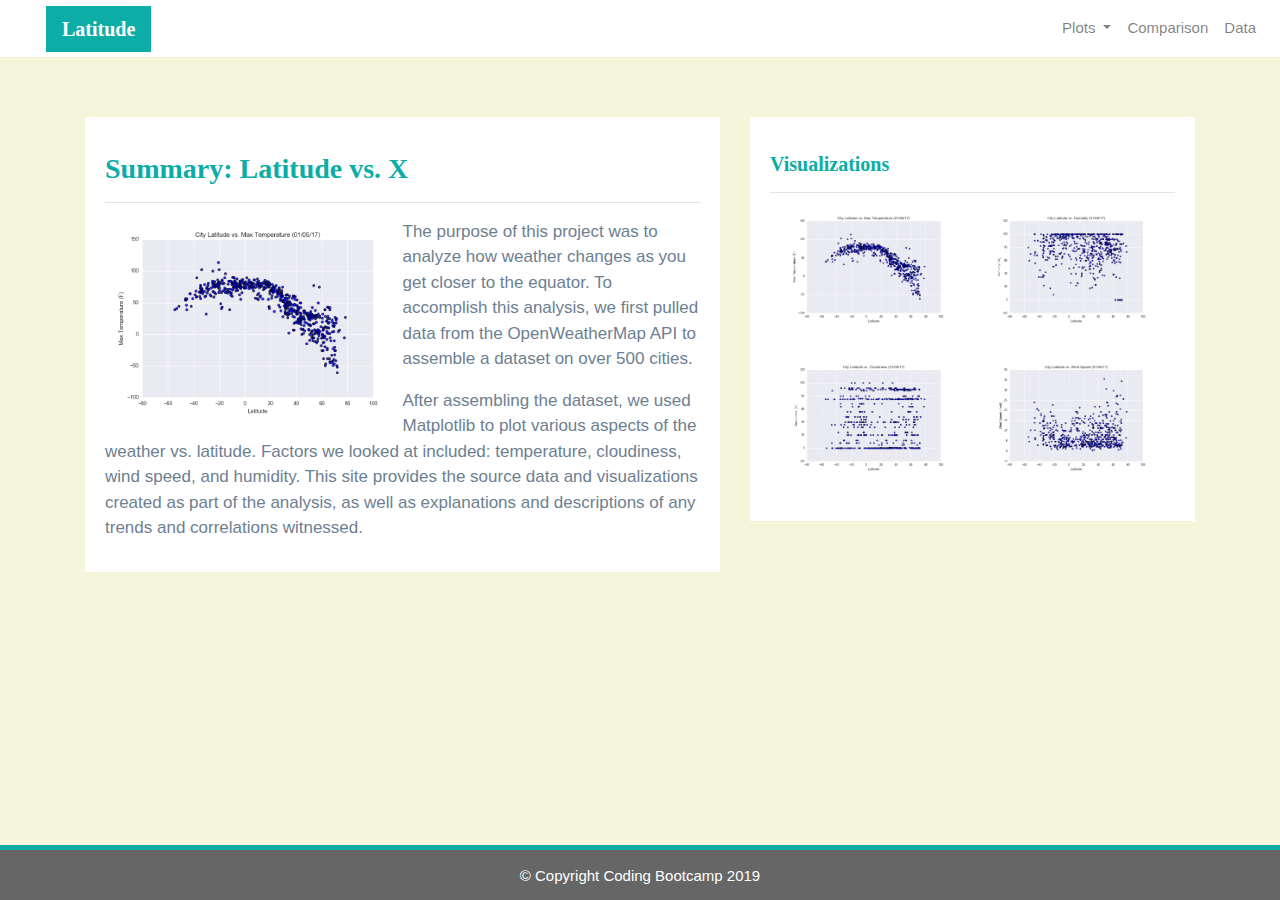
<file: Web-Design-Challenge/index.html>
<!DOCTYPE html>
<html>

    <head>
        <meta charset="utf-8" />
        <meta http-equiv="X-UA-Compatible" content="IE=edge">
        <title>Bootstrap Visualization Dashboard</title>
        <meta name="viewport" content="width=device-width, initial-scale=1">

        <!-- Bootstrap CSS -->
        <link rel="stylesheet" href="https://stackpath.bootstrapcdn.com/bootstrap/4.3.1/css/bootstrap.min.css" integrity="sha384-ggOyR0iXCbMQv3Xipma34MD+dH/1fQ784/j6cY/iJTQUOhcWr7x9JvoRxT2MZw1T"
             crossorigin="anonymous">

  <!--CSS Link-->
  <link rel="stylesheet" type="text/css" href="style.css">
    </head>


    <body>
        <!-- Navigation Section -->
        <div class="navigation">
          <nav class="navbar navbar-expand-lg navbar-light">
            <a class="navbar-brand" style="background-color: #0BADA6;" href="index.html">Latitude</a>
            <button class="navbar-toggler  border border-white" type="button" data-toggle="collapse" data-target="#navbarNavDropdown"
              aria-controls="navbarNavDropdown" aria-expanded="false" aria-label="Toggle navigation">
              <span class="navbar-toggler-icon"></span>
            </button>
            <div class="collapse navbar-collapse" id="navbarNavDropdown">
              <ul class="navbar-nav ml-auto">
                <li class="nav-item dropdown">
                  <a class="nav-link dropdown-toggle" href="#" id="navbarDropdownMenuLink" data-toggle="dropdown"
                    aria-haspopup="true" aria-expanded="false">
                    Plots
                  </a>
                  <div class="dropdown-menu" aria-labelledby="navbarDropdownMenuLink">
                    <a class="dropdown-item" href="max_temperature.html">Max Temperature</a>
                    <a class="dropdown-item" href="humidity.html">Humidity</a>
                    <a class="dropdown-item" href="cloudiness.html">Cloudiness</a>
                    <a class="dropdown-item" href="wind_speed.html">Wind Speed</a>
                  </div>
                </li>
                <li class="nav-item">
                  <a class="nav-link" href="comparisons.html">Comparison</a>
                </li>
                <li class="nav-item">
                  <a class="nav-link" href="data.html">Data</a>
                </li>
      
              </ul>
            </div>
          </nav>
        </div>
        <!-- Content Section -->
        <div class="container">
          <div class="row">
            <div class="col-lg-7 col-md-12">
              <!-- Left box  -->
              <div class="box">
                <h3 class="title">Summary: Latitude vs. X</h3>
                <hr>
                <img src="Resources/assets/images/Fig1.png" class="vizualization rounded float-left" alt="Max Temperature Graph">
                <p>The purpose of this project was to analyze how weather changes as you get closer to the equator. To
                  accomplish this analysis, we first pulled data from the OpenWeatherMap API to assemble a dataset on over
                  500 cities.</p>
                <p>After assembling the dataset, we used Matplotlib to plot various aspects of the weather vs. latitude.
                  Factors we looked at included: temperature, cloudiness, wind speed, and humidity. This site provides the
                  source data and visualizations created as part of the analysis, as well as explanations and descriptions of
                  any trends and correlations witnessed.</p>
              </div>
            </div>
            <div class="col-lg-5 col-md-12">
              <!-- Right Box -->
              <div class="box">
                <h5 class="title">Visualizations</h5>
                <hr>
      
      
                <div class="container">
                  <div class="row" style="padding-bottom: 30px;">
                    <div class="col-6">
                      <a href="max_temperature.html">
                        <img class="panel" src="Resources/assets/images/Fig1.png" alt="Max Temperature Image">
                      </a>
                    </div>
                    <div class="col-6">
                      <a href="humidity.html">
                        <img class="panel" src="Resources/assets/images/Fig2.png" alt="Humidity Graph">
                      </a>
                    </div>
                  </div>
      
                  <div class="row" style="padding-bottom: 30px;">
                    <div class="col-6">
                      <a href="cloudiness.html">
                        <img class="panel" src="Resources/assets/images/Fig3.png" alt="Cloudiness Graph">
                      </a>
                    </div>
                    <div class="col-6">
                      <a href="wind_speed.html">
                        <img class="panel" src="Resources/assets/images/Fig4.png" alt="Wind Speed Graph">
                      </a>
                    </div>
      
      
                  </div>
                </div>
      
      
              </div>
            </div>
          </div>
        </div>
        <!-- Footer Section -->
        <footer>
          <div class="footer">&copy; Copyright Coding Bootcamp 2019</div>
        </footer>
      
        <!-- Bootstrap JS -->
          <script src="https://code.jquery.com/jquery-3.3.1.slim.min.js" integrity="sha384-q8i/X+965DzO0rT7abK41JStQIAqVgRVzpbzo5smXKp4YfRvH+8abtTE1Pi6jizo" 
            crossorigin="anonymous"></script>
          <script src="https://cdnjs.cloudflare.com/ajax/libs/popper.js/1.14.7/umd/popper.min.js" integrity="sha384-UO2eT0CpHqdSJQ6hJty5KVphtPhzWj9WO1clHTMGa3JDZwrnQq4sF86dIHNDz0W1" 
            crossorigin="anonymous"></script>
          <script src="https://stackpath.bootstrapcdn.com/bootstrap/4.3.1/js/bootstrap.min.js" integrity="sha384-JjSmVgyd0p3pXB1rRibZUAYoIIy6OrQ6VrjIEaFf/nJGzIxFDsf4x0xIM+B07jRM" 
            crossorigin="anonymous"></script>
      
</body>
</html>
</file>
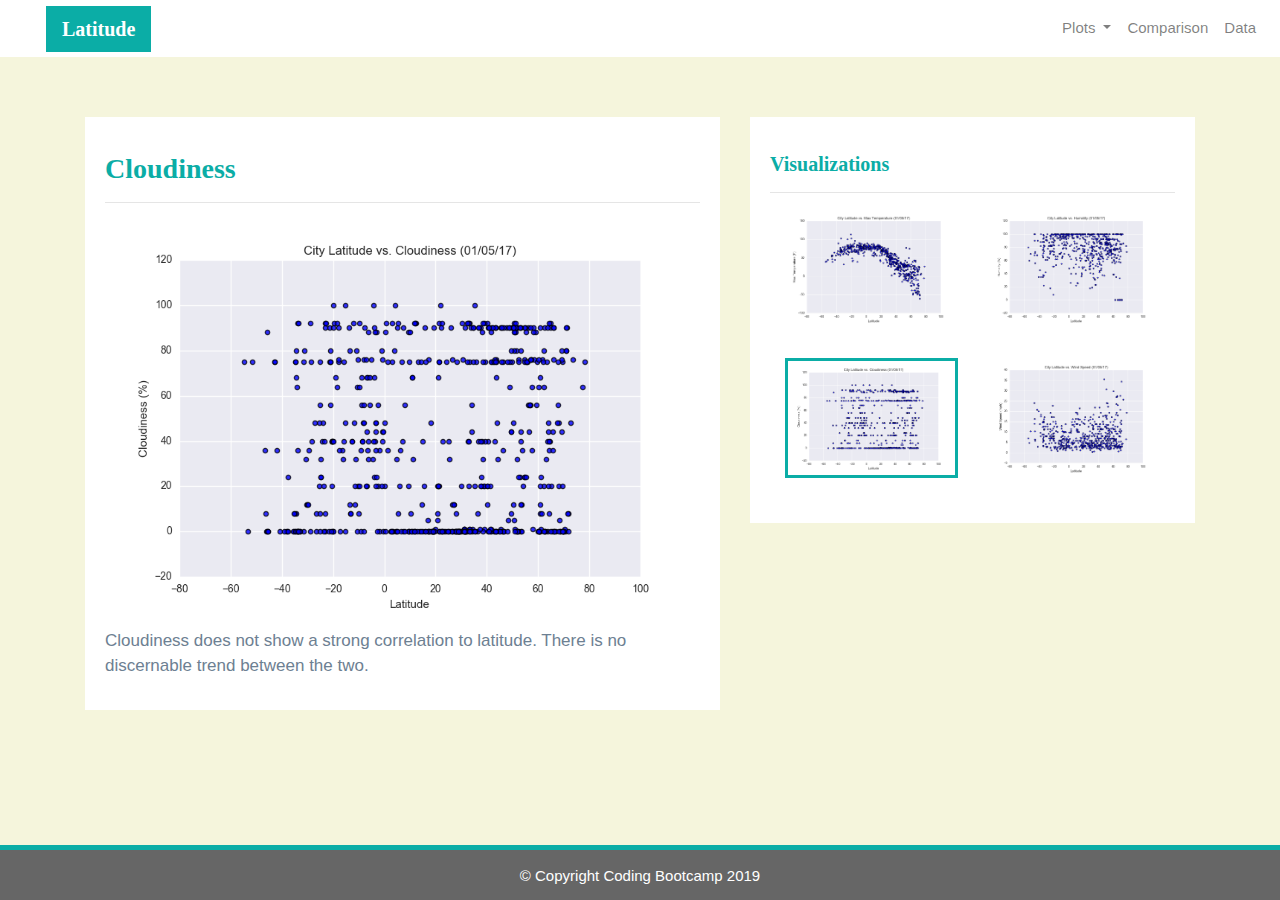
<file: Web-Design-Challenge/cloudiness.html>
<!DOCTYPE html>
<html>

<head>
  <meta charset="utf-8" />
  <meta http-equiv="X-UA-Compatible" content="IE=edge">
  <title>Bootstrap Visualization Dashboard</title>
  <meta name="viewport" content="width=device-width, initial-scale=1">

  <!-- Bootstrap CSS -->
  <link rel="stylesheet" href="https://stackpath.bootstrapcdn.com/bootstrap/4.3.1/css/bootstrap.min.css" integrity="sha384-ggOyR0iXCbMQv3Xipma34MD+dH/1fQ784/j6cY/iJTQUOhcWr7x9JvoRxT2MZw1T"
    crossorigin="anonymous">

  <!--CSS Link-->
  <link rel="stylesheet" type="text/css" href="style.css">

</head>

<body>
  <!-- Navigation Section -->
  <div class="navigation">
    <nav class="navbar navbar-expand-lg navbar-light">
      <a class="navbar-brand" style="background-color: #0BADA6;" href="index.html">Latitude</a>
      <button class="navbar-toggler border border-white" type="button" data-toggle="collapse" data-target="#navbarNavDropdown"
        aria-controls="navbarNavDropdown" aria-expanded="false" aria-label="Toggle navigation">
        <span class="navbar-toggler-icon"></span>
      </button>
      <div class="collapse navbar-collapse" id="navbarNavDropdown">
        <ul class="navbar-nav ml-auto">
          <li class="nav-item dropdown">
            <a class="nav-link dropdown-toggle" href="#" id="navbarDropdownMenuLink" data-toggle="dropdown"
              aria-haspopup="true" aria-expanded="false">
              Plots
            </a>
            <div class="dropdown-menu" aria-labelledby="navbarDropdownMenuLink">
              <a class="dropdown-item" href="max_temperature.html">Max Temperature</a>
              <a class="dropdown-item" href="humidity.html">Humidity</a>
              <a class="dropdown-item active" href="cloudiness.html">Cloudiness</a>
              <a class="dropdown-item" href="wind_speed.html">Wind Speed</a>
            </div>
          </li>
          <li class="nav-item">
            <a class="nav-link" href="comparisons.html">Comparison</a>
          </li>
          <li class="nav-item">
            <a class="nav-link" href="data.html">Data</a>
          </li>

        </ul>
      </div>
    </nav>
  </div>
  <!-- Content Section -->
  <div class="container">
    <div class="row">
      <div class="col-lg-7 col-md-12">
        <!-- Left box  -->
        <div class="box">
          <h3 class="title">Cloudiness</h3>
          <hr>
          <img src="Resources/assets/images/Fig3.png" alt="Cloudines Graph">
          <p>Cloudiness does not show a strong correlation to latitude. There is no discernable trend between the two.</p>
        </div>
      </div>
      <div class="col-lg-5 col-md-12">
        <!-- Right Box -->
        <div class="box">
          <h5 class="title">Visualizations</h5>
          <hr>


          <div class="container">
            <div class="row" style="padding-bottom: 30px;">
              <div class="col-6">
                <a href="max_temperature.html">
                  <img class="panel" src="Resources/assets/images/Fig1.png" alt="Max Temperature Image">
                </a>
              </div>
              <div class="col-6">
                <a href="humidity.html">
                  <img class="panel" src="Resources/assets/images/Fig2.png" alt="Humidity Graph">
                </a>
              </div>
            </div>

            <div class="row" style="padding-bottom: 30px;">
              <div class="col-6">
                <a href="cloudiness.html">
                  <img class="panel active" src="Resources/assets/images/Fig3.png" alt="Cloudiness Graph">
                </a>
              </div>
              <div class="col-6">
                <a href="wind_speed.html">
                  <img class="panel" src="Resources/assets/images/Fig4.png" alt="Wind Speed Graph">
                </a>
              </div>


            </div>
          </div>


        </div>
      </div>
    </div>
  </div>
  <!-- Footer Section -->
  <footer>
    <div class="footer">&copy; Copyright Coding Bootcamp 2019</div>
  </footer>

  <!-- Bootstrap JS -->
  <script src="https://code.jquery.com/jquery-3.3.1.slim.min.js" integrity="sha384-q8i/X+965DzO0rT7abK41JStQIAqVgRVzpbzo5smXKp4YfRvH+8abtTE1Pi6jizo" 
    crossorigin="anonymous"></script>
  <script src="https://cdnjs.cloudflare.com/ajax/libs/popper.js/1.14.7/umd/popper.min.js" integrity="sha384-UO2eT0CpHqdSJQ6hJty5KVphtPhzWj9WO1clHTMGa3JDZwrnQq4sF86dIHNDz0W1" 
    crossorigin="anonymous"></script>
  <script src="https://stackpath.bootstrapcdn.com/bootstrap/4.3.1/js/bootstrap.min.js" integrity="sha384-JjSmVgyd0p3pXB1rRibZUAYoIIy6OrQ6VrjIEaFf/nJGzIxFDsf4x0xIM+B07jRM" 
    crossorigin="anonymous"></script>

</body>

</html>
</file>
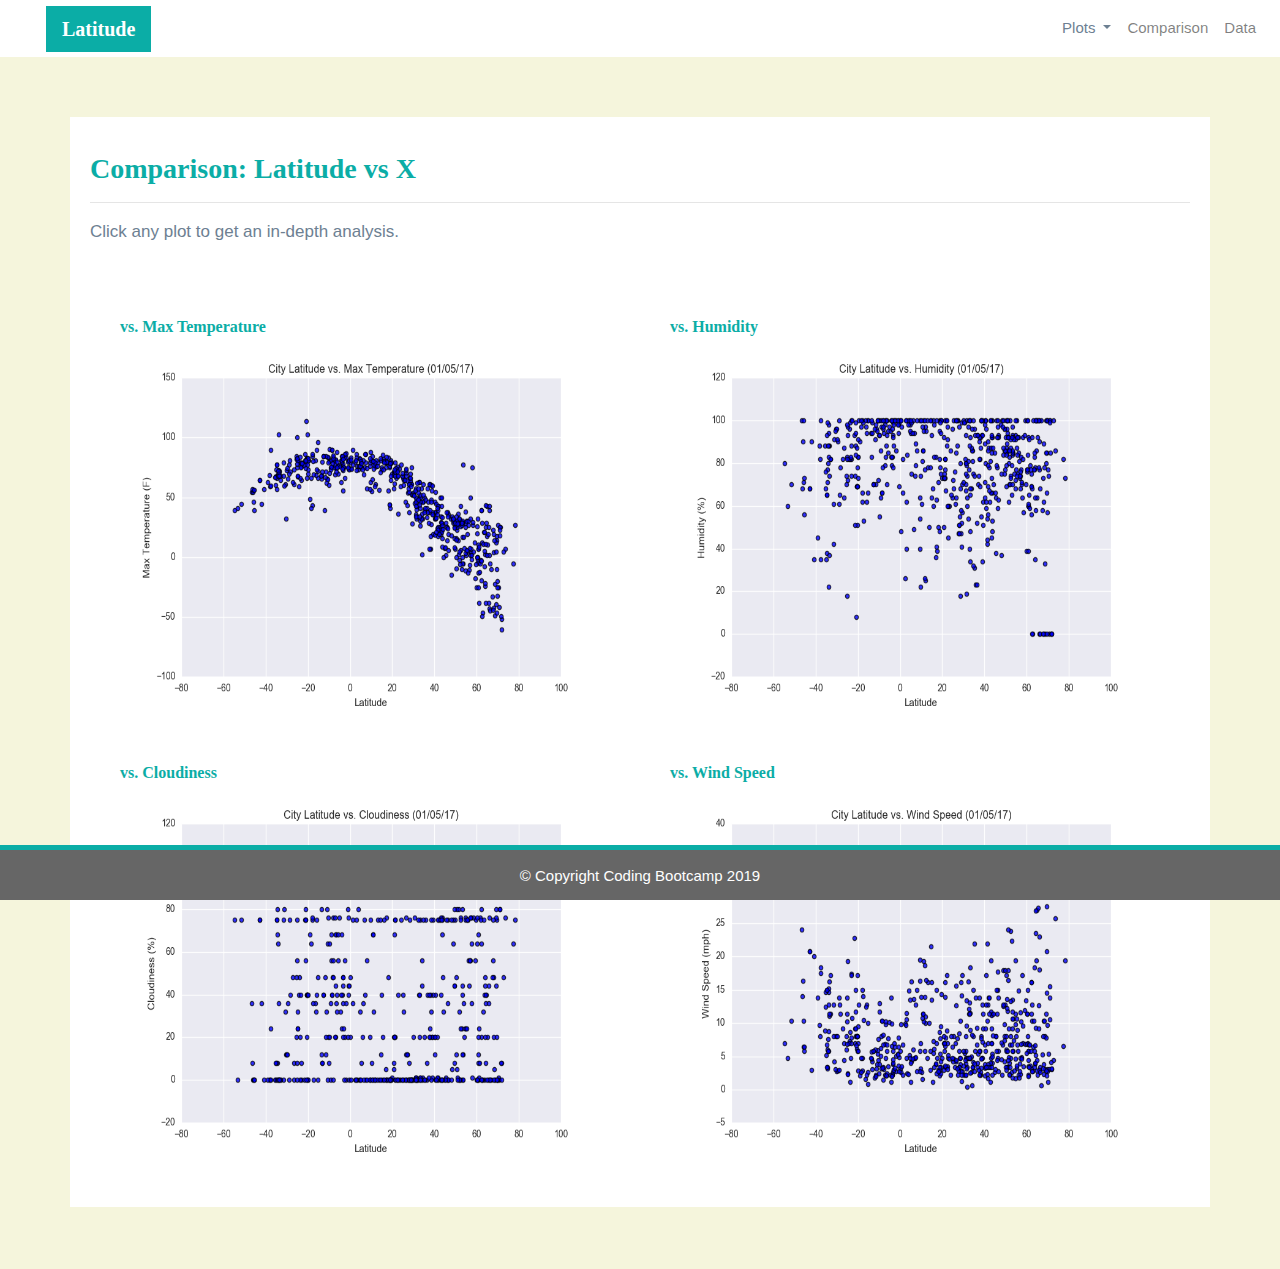
<file: Web-Design-Challenge/comparisons.html>
<!DOCTYPE html>
<html>

<head>
  <meta charset="utf-8" />
  <meta http-equiv="X-UA-Compatible" content="IE=edge">
  <title>Bootstrap Visualization Dashboard</title>
  <meta name="viewport" content="width=device-width, initial-scale=1">

  <!-- Bootstrap CSS -->
  <link rel="stylesheet" href="https://stackpath.bootstrapcdn.com/bootstrap/4.3.1/css/bootstrap.min.css" integrity="sha384-ggOyR0iXCbMQv3Xipma34MD+dH/1fQ784/j6cY/iJTQUOhcWr7x9JvoRxT2MZw1T"
    crossorigin="anonymous">

  <!--CSS Link-->
  <link rel="stylesheet" type="text/css" href="style.css">

</head>

<body>
  <!-- Navigation Section -->
  <div class="navigation">
    <nav class="navbar navbar-expand-lg navbar-light">
      <a class="navbar-brand" style="background-color: #0BADA6;" href="index.html">Latitude</a>
      <button class="navbar-toggler  border border-white" type="button" data-toggle="collapse" data-target="#navbarNavDropdown"
        aria-controls="navbarNavDropdown" aria-expanded="false" aria-label="Toggle navigation">
        <span class="navbar-toggler-icon"></span>
      </button>
      <div class="collapse navbar-collapse" id="navbarNavDropdown">
        <ul class="navbar-nav ml-auto">
          <li class="nav-item dropdown">
            <a class="nav-link dropdown-toggle" href="#" id="navbarDropdownMenuLink" data-toggle="dropdown"
              aria-haspopup="true" aria-expanded="false" style="color: #6D8092">
              Plots
            </a>
            <div class="dropdown-menu" aria-labelledby="navbarDropdownMenuLink">
              <a class="dropdown-item" href="max_temperature.html">Max Temperature</a>
              <a class="dropdown-item" href="humidity.html">Humidity</a>
              <a class="dropdown-item" href="cloudiness.html">Cloudiness</a>
              <a class="dropdown-item" href="wind_speed.html">Wind Speed</a>
            </div>
          </li>
          <li class="nav-item">
            <a class="nav-link" href="comparisons.html">Comparison</a>
          </li>
          <li class="nav-item">
            <a class="nav-link" href="data.html">Data</a>
          </li>

        </ul>
      </div>
    </nav>
  </div>
  <!-- Content Section -->
  <div class="container">
    <div class="row">
      <div>
        <!-- Left box  -->
        <div class="box">
          <h3 class="title">Comparison: Latitude vs X</h3>
          <hr>
          <p>Click any plot to get an in-depth analysis.</p>
          <div class="container" style="padding-bottom: 40px;">
            <div class="row">
              <div class="col-lg-6" style="padding: 30px;">
                <div class="title">vs. Max Temperature</div>
                <a href="max_temperature.html">
                  <img class="panel" src="Resources/assets/images/Fig1.png" alt="Max Temperature Image">
                </a>
              </div>
              <div class="col-lg-6" style="padding: 30px;">
                <div class="title">vs. Humidity</div>
                <a href="humidity.html">
                  <img class="panel" src="Resources/assets/images/Fig2.png" alt="Humidity Graph">
                </a>
              </div>
            </div>

            <div class="row">
              <div class="col-lg-6" style="padding: 30px;">
                <div class="title">vs. Cloudiness</div>
                <a href="cloudiness.html">
                  <img class="panel" src="Resources/assets/images/Fig3.png" alt="Cloudiness Graph">
                </a>

              </div>
              <div class="col-lg-6" style="padding: 30px;">
                <div class="title">vs. Wind Speed</div>
                <a href="wind_speed.html">
                  <img class="panel" src="Resources/assets/images/Fig4.png" alt="Wind Speed Graph">
                </a>
              </div>
            </div>
          </div>
        </div>
      </div>
    </div>
  </div>

  <!-- Footer Section -->
  <footer>
    <div class="footer">&copy; Copyright Coding Bootcamp 2019</div>
  </footer>

  <!-- Bootstrap JS -->
  <script src="https://code.jquery.com/jquery-3.3.1.slim.min.js" integrity="sha384-q8i/X+965DzO0rT7abK41JStQIAqVgRVzpbzo5smXKp4YfRvH+8abtTE1Pi6jizo" 
    crossorigin="anonymous"></script>
  <script src="https://cdnjs.cloudflare.com/ajax/libs/popper.js/1.14.7/umd/popper.min.js" integrity="sha384-UO2eT0CpHqdSJQ6hJty5KVphtPhzWj9WO1clHTMGa3JDZwrnQq4sF86dIHNDz0W1" 
    crossorigin="anonymous"></script>
  <script src="https://stackpath.bootstrapcdn.com/bootstrap/4.3.1/js/bootstrap.min.js" integrity="sha384-JjSmVgyd0p3pXB1rRibZUAYoIIy6OrQ6VrjIEaFf/nJGzIxFDsf4x0xIM+B07jRM" 
    crossorigin="anonymous"></script>

</body>

</html>
</file>
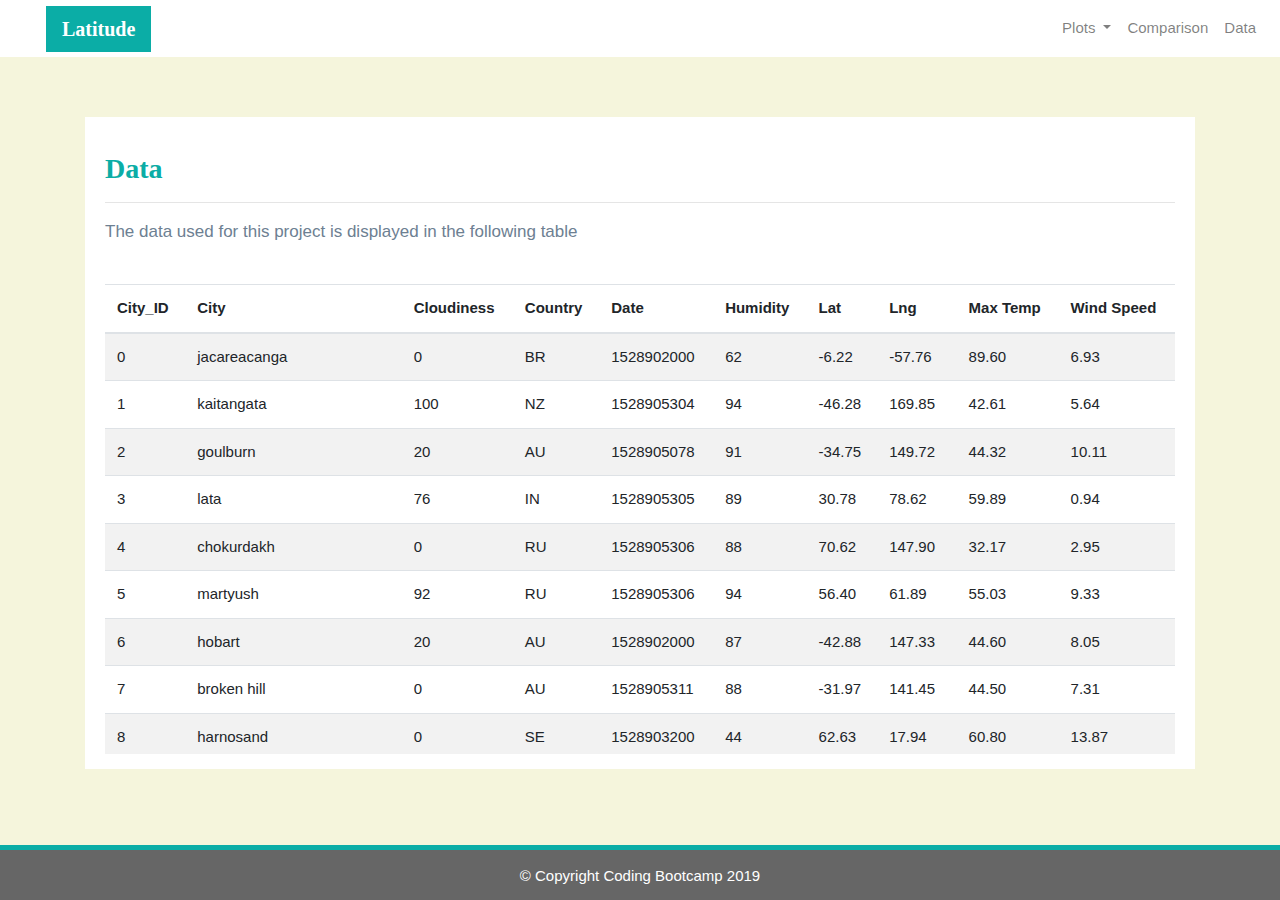
<file: Web-Design-Challenge/data.html>
<!DOCTYPE html>
<html>

<head>
  <meta charset="utf-8" />
  <meta http-equiv="X-UA-Compatible" content="IE=edge">
  <title>Bootstrap Visualization Dashboard</title>
  <meta name="viewport" content="width=device-width, initial-scale=1">

  <!-- Bootstrap CSS -->
  <link rel="stylesheet" href="https://stackpath.bootstrapcdn.com/bootstrap/4.3.1/css/bootstrap.min.css" integrity="sha384-ggOyR0iXCbMQv3Xipma34MD+dH/1fQ784/j6cY/iJTQUOhcWr7x9JvoRxT2MZw1T"
    crossorigin="anonymous">

  <!--CSS Link-->
  <link rel="stylesheet" type="text/css" href="style.css">

</head>

<body>
  <!-- Navigation Section -->
  <div class="navigation">
    <nav class="navbar navbar-expand-lg navbar-light">
      <a class="navbar-brand" style="background-color: #0BADA6;" href="index.html">Latitude</a>
      <button class="navbar-toggler border border-white" type="button" data-toggle="collapse" data-target="#navbarNavDropdown"
        aria-controls="navbarNavDropdown" aria-expanded="false" aria-label="Toggle navigation">
        <span class="navbar-toggler-icon"></span>
      </button>
      <div class="collapse navbar-collapse" id="navbarNavDropdown">
        <ul class="navbar-nav ml-auto">
          <li class="nav-item dropdown">
            <a class="nav-link dropdown-toggle" href="#" id="navbarDropdownMenuLink" data-toggle="dropdown"
              aria-haspopup="true" aria-expanded="false">
              Plots
            </a>
            <div class="dropdown-menu" aria-labelledby="navbarDropdownMenuLink">
              <a class="dropdown-item" href="max_temperature.html">Max Temperature</a>
              <a class="dropdown-item" href="humidity.html">Humidity</a>
              <a class="dropdown-item" href="cloudiness.html">Cloudiness</a>
              <a class="dropdown-item" href="wind_speed.html">Wind Speed</a>
            </div>
          </li>
          <li class="nav-item">
            <a class="nav-link" href="comparisons.html">Comparison</a>
          </li>
          <li class="nav-item">
            <a class="nav-link" href="data.html">Data</a>
          </li>

        </ul>
      </div>
    </nav>
  </div>
  <!-- Content Section -->
  <div class="container">
    <div class="box">
      <h3 class="title">Data</h3>
      <hr>
      <p>The data used for this project is displayed in the following table</p>
      <br>
      <div class="table-responsive" style="overflow-x:auto; overflow-y:auto; max-height:470px; max-width: auto;">

        <table class="table table-striped">
  <thead>
    <tr>
      <th>City_ID</th>
      <th>City</th>
      <th>Cloudiness</th>
      <th>Country</th>
      <th>Date</th>
      <th>Humidity</th>
      <th>Lat</th>
      <th>Lng</th>
      <th>Max Temp</th>
      <th>Wind Speed</th>
    </tr>
  </thead>
  <tbody>
    <tr>
      <td>0</td>
      <td>jacareacanga</td>
      <td>0</td>
      <td>BR</td>
      <td>1528902000</td>
      <td>62</td>
      <td>-6.22</td>
      <td>-57.76</td>
      <td>89.60</td>
      <td>6.93</td>
    </tr>
    <tr>
      <td>1</td>
      <td>kaitangata</td>
      <td>100</td>
      <td>NZ</td>
      <td>1528905304</td>
      <td>94</td>
      <td>-46.28</td>
      <td>169.85</td>
      <td>42.61</td>
      <td>5.64</td>
    </tr>
    <tr>
      <td>2</td>
      <td>goulburn</td>
      <td>20</td>
      <td>AU</td>
      <td>1528905078</td>
      <td>91</td>
      <td>-34.75</td>
      <td>149.72</td>
      <td>44.32</td>
      <td>10.11</td>
    </tr>
    <tr>
      <td>3</td>
      <td>lata</td>
      <td>76</td>
      <td>IN</td>
      <td>1528905305</td>
      <td>89</td>
      <td>30.78</td>
      <td>78.62</td>
      <td>59.89</td>
      <td>0.94</td>
    </tr>
    <tr>
      <td>4</td>
      <td>chokurdakh</td>
      <td>0</td>
      <td>RU</td>
      <td>1528905306</td>
      <td>88</td>
      <td>70.62</td>
      <td>147.90</td>
      <td>32.17</td>
      <td>2.95</td>
    </tr>
    <tr>
      <td>5</td>
      <td>martyush</td>
      <td>92</td>
      <td>RU</td>
      <td>1528905306</td>
      <td>94</td>
      <td>56.40</td>
      <td>61.89</td>
      <td>55.03</td>
      <td>9.33</td>
    </tr>
    <tr>
      <td>6</td>
      <td>hobart</td>
      <td>20</td>
      <td>AU</td>
      <td>1528902000</td>
      <td>87</td>
      <td>-42.88</td>
      <td>147.33</td>
      <td>44.60</td>
      <td>8.05</td>
    </tr>
    <tr>
      <td>7</td>
      <td>broken hill</td>
      <td>0</td>
      <td>AU</td>
      <td>1528905311</td>
      <td>88</td>
      <td>-31.97</td>
      <td>141.45</td>
      <td>44.50</td>
      <td>7.31</td>
    </tr>
    <tr>
      <td>8</td>
      <td>harnosand</td>
      <td>0</td>
      <td>SE</td>
      <td>1528903200</td>
      <td>44</td>
      <td>62.63</td>
      <td>17.94</td>
      <td>60.80</td>
      <td>13.87</td>
    </tr>
    <tr>
      <td>9</td>
      <td>tuatapere</td>
      <td>0</td>
      <td>NZ</td>
      <td>1528905312</td>
      <td>100</td>
      <td>-46.13</td>
      <td>167.69</td>
      <td>38.92</td>
      <td>3.40</td>
    </tr>
    <tr>
      <td>10</td>
      <td>puerto ayora</td>
      <td>90</td>
      <td>EC</td>
      <td>1528902000</td>
      <td>69</td>
      <td>-0.74</td>
      <td>-90.35</td>
      <td>77.00</td>
      <td>13.87</td>
    </tr>
    <tr>
      <td>11</td>
      <td>havre-saint-pierre</td>
      <td>75</td>
      <td>CA</td>
      <td>1528902000</td>
      <td>58</td>
      <td>50.23</td>
      <td>-63.60</td>
      <td>53.60</td>
      <td>19.46</td>
    </tr>
    <tr>
      <td>12</td>
      <td>punta arenas</td>
      <td>0</td>
      <td>CL</td>
      <td>1528902000</td>
      <td>100</td>
      <td>-53.16</td>
      <td>-70.91</td>
      <td>35.60</td>
      <td>9.17</td>
    </tr>
    <tr>
      <td>13</td>
      <td>tasiilaq</td>
      <td>75</td>
      <td>GL</td>
      <td>1528901400</td>
      <td>60</td>
      <td>65.61</td>
      <td>-37.64</td>
      <td>39.20</td>
      <td>2.24</td>
    </tr>
    <tr>
      <td>14</td>
      <td>chapais</td>
      <td>40</td>
      <td>CA</td>
      <td>1528902000</td>
      <td>38</td>
      <td>49.78</td>
      <td>-74.86</td>
      <td>59.00</td>
      <td>10.29</td>
    </tr>
    <tr>
      <td>15</td>
      <td>avarua</td>
      <td>40</td>
      <td>CK</td>
      <td>1528902000</td>
      <td>56</td>
      <td>-21.21</td>
      <td>-159.78</td>
      <td>73.40</td>
      <td>10.29</td>
    </tr>
    <tr>
      <td>16</td>
      <td>hofn</td>
      <td>75</td>
      <td>IS</td>
      <td>1528902000</td>
      <td>87</td>
      <td>64.25</td>
      <td>-15.21</td>
      <td>51.80</td>
      <td>8.05</td>
    </tr>
    <tr>
      <td>17</td>
      <td>yukamenskoye</td>
      <td>92</td>
      <td>RU</td>
      <td>1528905315</td>
      <td>98</td>
      <td>57.89</td>
      <td>52.24</td>
      <td>56.65</td>
      <td>10.22</td>
    </tr>
    <tr>
      <td>18</td>
      <td>khandbari</td>
      <td>80</td>
      <td>NP</td>
      <td>1528905315</td>
      <td>67</td>
      <td>27.38</td>
      <td>87.21</td>
      <td>44.59</td>
      <td>1.39</td>
    </tr>
    <tr>
      <td>19</td>
      <td>bethel</td>
      <td>1</td>
      <td>US</td>
      <td>1528901580</td>
      <td>93</td>
      <td>60.79</td>
      <td>-161.76</td>
      <td>44.60</td>
      <td>8.05</td>
    </tr>
    <tr>
      <td>20</td>
      <td>ushuaia</td>
      <td>75</td>
      <td>AR</td>
      <td>1528902000</td>
      <td>64</td>
      <td>-54.81</td>
      <td>-68.31</td>
      <td>41.00</td>
      <td>3.36</td>
    </tr>
    <tr>
      <td>21</td>
      <td>east london</td>
      <td>0</td>
      <td>ZA</td>
      <td>1528902000</td>
      <td>37</td>
      <td>-33.02</td>
      <td>27.91</td>
      <td>69.80</td>
      <td>5.82</td>
    </tr>
    <tr>
      <td>22</td>
      <td>bluff</td>
      <td>76</td>
      <td>AU</td>
      <td>1528905321</td>
      <td>76</td>
      <td>-23.58</td>
      <td>149.07</td>
      <td>61.96</td>
      <td>4.74</td>
    </tr>
    <tr>
      <td>23</td>
      <td>mount isa</td>
      <td>75</td>
      <td>AU</td>
      <td>1528902000</td>
      <td>100</td>
      <td>-20.73</td>
      <td>139.49</td>
      <td>64.40</td>
      <td>3.29</td>
    </tr>
    <tr>
      <td>24</td>
      <td>pevek</td>
      <td>0</td>
      <td>RU</td>
      <td>1528905321</td>
      <td>71</td>
      <td>69.70</td>
      <td>170.27</td>
      <td>36.94</td>
      <td>6.98</td>
    </tr>
    <tr>
      <td>25</td>
      <td>gao</td>
      <td>24</td>
      <td>ML</td>
      <td>1528905321</td>
      <td>16</td>
      <td>16.28</td>
      <td>-0.04</td>
      <td>110.02</td>
      <td>4.97</td>
    </tr>
    <tr>
      <td>26</td>
      <td>cabo san lucas</td>
      <td>75</td>
      <td>MX</td>
      <td>1528901160</td>
      <td>74</td>
      <td>22.89</td>
      <td>-109.91</td>
      <td>84.20</td>
      <td>10.29</td>
    </tr>
    <tr>
      <td>27</td>
      <td>sao filipe</td>
      <td>0</td>
      <td>CV</td>
      <td>1528905323</td>
      <td>88</td>
      <td>14.90</td>
      <td>-24.50</td>
      <td>75.73</td>
      <td>13.02</td>
    </tr>
    <tr>
      <td>28</td>
      <td>tiksi</td>
      <td>44</td>
      <td>RU</td>
      <td>1528905298</td>
      <td>58</td>
      <td>71.64</td>
      <td>128.87</td>
      <td>57.73</td>
      <td>10.11</td>
    </tr>
    <tr>
      <td>29</td>
      <td>busselton</td>
      <td>92</td>
      <td>AU</td>
      <td>1528905323</td>
      <td>100</td>
      <td>-33.64</td>
      <td>115.35</td>
      <td>60.43</td>
      <td>10.56</td>
    </tr>
    <tr>
      <td>30</td>
      <td>alofi</td>
      <td>76</td>
      <td>NU</td>
      <td>1528902000</td>
      <td>88</td>
      <td>-19.06</td>
      <td>-169.92</td>
      <td>71.60</td>
      <td>3.36</td>
    </tr>
    <tr>
      <td>31</td>
      <td>ola</td>
      <td>75</td>
      <td>RU</td>
      <td>1528902000</td>
      <td>100</td>
      <td>59.58</td>
      <td>151.30</td>
      <td>42.80</td>
      <td>7.76</td>
    </tr>
    <tr>
      <td>32</td>
      <td>atar</td>
      <td>20</td>
      <td>MR</td>
      <td>1528902000</td>
      <td>19</td>
      <td>20.52</td>
      <td>-13.05</td>
      <td>91.40</td>
      <td>9.17</td>
    </tr>
    <tr>
      <td>33</td>
      <td>rikitea</td>
      <td>0</td>
      <td>PF</td>
      <td>1528905325</td>
      <td>100</td>
      <td>-23.12</td>
      <td>-134.97</td>
      <td>73.57</td>
      <td>8.66</td>
    </tr>
    <tr>
      <td>34</td>
      <td>hermanus</td>
      <td>0</td>
      <td>ZA</td>
      <td>1528905325</td>
      <td>24</td>
      <td>-34.42</td>
      <td>19.24</td>
      <td>77.17</td>
      <td>8.66</td>
    </tr>
    <tr>
      <td>35</td>
      <td>ponta delgada</td>
      <td>75</td>
      <td>PT</td>
      <td>1528903800</td>
      <td>88</td>
      <td>37.73</td>
      <td>-25.67</td>
      <td>71.60</td>
      <td>12.75</td>
    </tr>
    <tr>
      <td>36</td>
      <td>bambari</td>
      <td>24</td>
      <td>CF</td>
      <td>1528905326</td>
      <td>84</td>
      <td>5.77</td>
      <td>20.68</td>
      <td>81.85</td>
      <td>7.65</td>
    </tr>
    <tr>
      <td>37</td>
      <td>cap malheureux</td>
      <td>75</td>
      <td>MU</td>
      <td>1528902000</td>
      <td>69</td>
      <td>-19.98</td>
      <td>57.61</td>
      <td>75.20</td>
      <td>14.99</td>
    </tr>
    <tr>
      <td>38</td>
      <td>puerto escondido</td>
      <td>75</td>
      <td>MX</td>
      <td>1528901100</td>
      <td>65</td>
      <td>15.86</td>
      <td>-97.07</td>
      <td>80.60</td>
      <td>3.36</td>
    </tr>
    <tr>
      <td>39</td>
      <td>qaanaaq</td>
      <td>32</td>
      <td>GL</td>
      <td>1528905330</td>
      <td>100</td>
      <td>77.48</td>
      <td>-69.36</td>
      <td>31.45</td>
      <td>6.31</td>
    </tr>
    <tr>
      <td>40</td>
      <td>new norfolk</td>
      <td>20</td>
      <td>AU</td>
      <td>1528902000</td>
      <td>87</td>
      <td>-42.78</td>
      <td>147.06</td>
      <td>44.60</td>
      <td>8.05</td>
    </tr>
    <tr>
      <td>41</td>
      <td>najran</td>
      <td>40</td>
      <td>SA</td>
      <td>1528902000</td>
      <td>13</td>
      <td>17.54</td>
      <td>44.22</td>
      <td>98.60</td>
      <td>11.41</td>
    </tr>
    <tr>
      <td>42</td>
      <td>isla mujeres</td>
      <td>90</td>
      <td>MX</td>
      <td>1528904340</td>
      <td>100</td>
      <td>21.23</td>
      <td>-86.73</td>
      <td>75.20</td>
      <td>16.11</td>
    </tr>
    <tr>
      <td>43</td>
      <td>mar del plata</td>
      <td>0</td>
      <td>AR</td>
      <td>1528905297</td>
      <td>100</td>
      <td>-46.43</td>
      <td>-67.52</td>
      <td>32.53</td>
      <td>7.31</td>
    </tr>
    <tr>
      <td>44</td>
      <td>provideniya</td>
      <td>0</td>
      <td>RU</td>
      <td>1528905332</td>
      <td>91</td>
      <td>64.42</td>
      <td>-173.23</td>
      <td>40.63</td>
      <td>10.78</td>
    </tr>
    <tr>
      <td>45</td>
      <td>jamestown</td>
      <td>12</td>
      <td>AU</td>
      <td>1528905333</td>
      <td>88</td>
      <td>-33.21</td>
      <td>138.60</td>
      <td>43.15</td>
      <td>10.89</td>
    </tr>
    <tr>
      <td>46</td>
      <td>medicine hat</td>
      <td>20</td>
      <td>CA</td>
      <td>1528902000</td>
      <td>34</td>
      <td>50.04</td>
      <td>-110.68</td>
      <td>66.20</td>
      <td>14.99</td>
    </tr>
    <tr>
      <td>47</td>
      <td>katsuura</td>
      <td>8</td>
      <td>JP</td>
      <td>1528905334</td>
      <td>88</td>
      <td>33.93</td>
      <td>134.50</td>
      <td>62.05</td>
      <td>7.54</td>
    </tr>
    <tr>
      <td>48</td>
      <td>aklavik</td>
      <td>20</td>
      <td>CA</td>
      <td>1528902000</td>
      <td>53</td>
      <td>68.22</td>
      <td>-135.01</td>
      <td>51.80</td>
      <td>11.41</td>
    </tr>
    <tr>
      <td>49</td>
      <td>tuktoyaktuk</td>
      <td>20</td>
      <td>CA</td>
      <td>1528902000</td>
      <td>61</td>
      <td>69.44</td>
      <td>-133.03</td>
      <td>46.40</td>
      <td>6.93</td>
    </tr>
    <tr>
      <td>50</td>
      <td>kapaa</td>
      <td>90</td>
      <td>US</td>
      <td>1528901760</td>
      <td>88</td>
      <td>22.08</td>
      <td>-159.32</td>
      <td>75.20</td>
      <td>14.99</td>
    </tr>
    <tr>
      <td>51</td>
      <td>mildura</td>
      <td>0</td>
      <td>AU</td>
      <td>1528905300</td>
      <td>92</td>
      <td>-34.18</td>
      <td>142.16</td>
      <td>45.67</td>
      <td>9.66</td>
    </tr>
    <tr>
      <td>52</td>
      <td>souillac</td>
      <td>75</td>
      <td>FR</td>
      <td>1528903800</td>
      <td>49</td>
      <td>45.60</td>
      <td>-0.60</td>
      <td>73.40</td>
      <td>10.29</td>
    </tr>
    <tr>
      <td>53</td>
      <td>lorengau</td>
      <td>100</td>
      <td>PG</td>
      <td>1528905336</td>
      <td>100</td>
      <td>-2.02</td>
      <td>147.27</td>
      <td>80.59</td>
      <td>3.85</td>
    </tr>
    <tr>
      <td>54</td>
      <td>praia</td>
      <td>20</td>
      <td>BR</td>
      <td>1528902000</td>
      <td>47</td>
      <td>-20.25</td>
      <td>-43.81</td>
      <td>82.40</td>
      <td>3.36</td>
    </tr>
    <tr>
      <td>55</td>
      <td>port alfred</td>
      <td>0</td>
      <td>ZA</td>
      <td>1528905338</td>
      <td>50</td>
      <td>-33.59</td>
      <td>26.89</td>
      <td>76.54</td>
      <td>7.20</td>
    </tr>
    <tr>
      <td>56</td>
      <td>barranca</td>
      <td>0</td>
      <td>PE</td>
      <td>1528905339</td>
      <td>98</td>
      <td>-10.75</td>
      <td>-77.76</td>
      <td>61.87</td>
      <td>9.89</td>
    </tr>
    <tr>
      <td>57</td>
      <td>nome</td>
      <td>40</td>
      <td>US</td>
      <td>1528902900</td>
      <td>70</td>
      <td>30.04</td>
      <td>-94.42</td>
      <td>87.80</td>
      <td>3.36</td>
    </tr>
    <tr>
      <td>58</td>
      <td>matay</td>
      <td>0</td>
      <td>EG</td>
      <td>1528905339</td>
      <td>23</td>
      <td>28.42</td>
      <td>30.79</td>
      <td>97.69</td>
      <td>6.98</td>
    </tr>
    <tr>
      <td>59</td>
      <td>saskylakh</td>
      <td>48</td>
      <td>RU</td>
      <td>1528905339</td>
      <td>55</td>
      <td>71.97</td>
      <td>114.09</td>
      <td>59.53</td>
      <td>5.86</td>
    </tr>
    <tr>
      <td>60</td>
      <td>itarema</td>
      <td>0</td>
      <td>BR</td>
      <td>1528905340</td>
      <td>61</td>
      <td>-2.92</td>
      <td>-39.92</td>
      <td>88.33</td>
      <td>12.57</td>
    </tr>
    <tr>
      <td>61</td>
      <td>butaritari</td>
      <td>56</td>
      <td>KI</td>
      <td>1528905340</td>
      <td>100</td>
      <td>3.07</td>
      <td>172.79</td>
      <td>81.13</td>
      <td>7.31</td>
    </tr>
    <tr>
      <td>62</td>
      <td>peniche</td>
      <td>20</td>
      <td>PT</td>
      <td>1528903800</td>
      <td>64</td>
      <td>39.36</td>
      <td>-9.38</td>
      <td>75.20</td>
      <td>12.75</td>
    </tr>
    <tr>
      <td>63</td>
      <td>beloha</td>
      <td>0</td>
      <td>MG</td>
      <td>1528905340</td>
      <td>57</td>
      <td>-25.17</td>
      <td>45.06</td>
      <td>71.95</td>
      <td>16.37</td>
    </tr>
    <tr>
      <td>64</td>
      <td>anadyr</td>
      <td>0</td>
      <td>RU</td>
      <td>1528902000</td>
      <td>57</td>
      <td>64.73</td>
      <td>177.51</td>
      <td>48.20</td>
      <td>4.47</td>
    </tr>
    <tr>
      <td>65</td>
      <td>luderitz</td>
      <td>12</td>
      <td>NaN</td>
      <td>1528905342</td>
      <td>64</td>
      <td>-26.65</td>
      <td>15.16</td>
      <td>64.03</td>
      <td>17.38</td>
    </tr>
    <tr>
      <td>66</td>
      <td>rochester</td>
      <td>1</td>
      <td>US</td>
      <td>1528902960</td>
      <td>37</td>
      <td>44.02</td>
      <td>-92.46</td>
      <td>73.40</td>
      <td>6.93</td>
    </tr>
    <tr>
      <td>67</td>
      <td>bosaso</td>
      <td>0</td>
      <td>SO</td>
      <td>1528905347</td>
      <td>86</td>
      <td>11.28</td>
      <td>49.18</td>
      <td>89.77</td>
      <td>3.96</td>
    </tr>
    <tr>
      <td>68</td>
      <td>faanui</td>
      <td>0</td>
      <td>PF</td>
      <td>1528905347</td>
      <td>100</td>
      <td>-16.48</td>
      <td>-151.75</td>
      <td>79.96</td>
      <td>11.79</td>
    </tr>
    <tr>
      <td>69</td>
      <td>grindavik</td>
      <td>75</td>
      <td>IS</td>
      <td>1528902000</td>
      <td>70</td>
      <td>63.84</td>
      <td>-22.43</td>
      <td>48.20</td>
      <td>5.82</td>
    </tr>
    <tr>
      <td>70</td>
      <td>margate</td>
      <td>20</td>
      <td>AU</td>
      <td>1528902000</td>
      <td>87</td>
      <td>-43.03</td>
      <td>147.26</td>
      <td>44.60</td>
      <td>8.05</td>
    </tr>
    <tr>
      <td>71</td>
      <td>marsh harbour</td>
      <td>88</td>
      <td>BS</td>
      <td>1528905349</td>
      <td>95</td>
      <td>26.54</td>
      <td>-77.06</td>
      <td>82.39</td>
      <td>10.00</td>
    </tr>
    <tr>
      <td>72</td>
      <td>comodoro rivadavia</td>
      <td>40</td>
      <td>AR</td>
      <td>1528902000</td>
      <td>60</td>
      <td>-45.87</td>
      <td>-67.48</td>
      <td>42.80</td>
      <td>9.17</td>
    </tr>
    <tr>
      <td>73</td>
      <td>upernavik</td>
      <td>92</td>
      <td>GL</td>
      <td>1528905350</td>
      <td>100</td>
      <td>72.79</td>
      <td>-56.15</td>
      <td>29.29</td>
      <td>3.74</td>
    </tr>
    <tr>
      <td>74</td>
      <td>uige</td>
      <td>0</td>
      <td>AO</td>
      <td>1528905350</td>
      <td>29</td>
      <td>-7.61</td>
      <td>15.06</td>
      <td>86.80</td>
      <td>3.18</td>
    </tr>
    <tr>
      <td>75</td>
      <td>bredasdorp</td>
      <td>0</td>
      <td>ZA</td>
      <td>1528902000</td>
      <td>23</td>
      <td>-34.53</td>
      <td>20.04</td>
      <td>82.40</td>
      <td>5.82</td>
    </tr>
    <tr>
      <td>76</td>
      <td>bodden town</td>
      <td>40</td>
      <td>KY</td>
      <td>1528902000</td>
      <td>78</td>
      <td>19.28</td>
      <td>-81.25</td>
      <td>80.60</td>
      <td>16.11</td>
    </tr>
    <tr>
      <td>77</td>
      <td>guerrero negro</td>
      <td>44</td>
      <td>MX</td>
      <td>1528905350</td>
      <td>88</td>
      <td>27.97</td>
      <td>-114.04</td>
      <td>63.85</td>
      <td>3.74</td>
    </tr>
    <tr>
      <td>78</td>
      <td>bilma</td>
      <td>0</td>
      <td>NE</td>
      <td>1528905351</td>
      <td>12</td>
      <td>18.69</td>
      <td>12.92</td>
      <td>110.47</td>
      <td>4.63</td>
    </tr>
    <tr>
      <td>79</td>
      <td>carnarvon</td>
      <td>0</td>
      <td>ZA</td>
      <td>1528905351</td>
      <td>30</td>
      <td>-30.97</td>
      <td>22.13</td>
      <td>60.43</td>
      <td>14.25</td>
    </tr>
    <tr>
      <td>80</td>
      <td>ponta do sol</td>
      <td>12</td>
      <td>BR</td>
      <td>1528905352</td>
      <td>72</td>
      <td>-20.63</td>
      <td>-46.00</td>
      <td>78.25</td>
      <td>3.96</td>
    </tr>
    <tr>
      <td>81</td>
      <td>vila franca do campo</td>
      <td>75</td>
      <td>PT</td>
      <td>1528903800</td>
      <td>88</td>
      <td>37.72</td>
      <td>-25.43</td>
      <td>71.60</td>
      <td>12.75</td>
    </tr>
    <tr>
      <td>82</td>
      <td>puerto del rosario</td>
      <td>20</td>
      <td>ES</td>
      <td>1528903800</td>
      <td>60</td>
      <td>28.50</td>
      <td>-13.86</td>
      <td>73.40</td>
      <td>17.22</td>
    </tr>
    <tr>
      <td>83</td>
      <td>sitka</td>
      <td>20</td>
      <td>US</td>
      <td>1528905353</td>
      <td>92</td>
      <td>37.17</td>
      <td>-99.65</td>
      <td>74.02</td>
      <td>5.97</td>
    </tr>
    <tr>
      <td>84</td>
      <td>camacha</td>
      <td>75</td>
      <td>PT</td>
      <td>1528903800</td>
      <td>72</td>
      <td>33.08</td>
      <td>-16.33</td>
      <td>68.00</td>
      <td>16.11</td>
    </tr>
    <tr>
      <td>85</td>
      <td>saint-philippe</td>
      <td>1</td>
      <td>CA</td>
      <td>1528902900</td>
      <td>54</td>
      <td>45.36</td>
      <td>-73.48</td>
      <td>78.80</td>
      <td>11.41</td>
    </tr>
    <tr>
      <td>86</td>
      <td>port blair</td>
      <td>92</td>
      <td>IN</td>
      <td>1528905357</td>
      <td>97</td>
      <td>11.67</td>
      <td>92.75</td>
      <td>84.37</td>
      <td>25.10</td>
    </tr>
    <tr>
      <td>87</td>
      <td>albany</td>
      <td>90</td>
      <td>US</td>
      <td>1528903860</td>
      <td>68</td>
      <td>42.65</td>
      <td>-73.75</td>
      <td>69.80</td>
      <td>3.36</td>
    </tr>
    <tr>
      <td>88</td>
      <td>barrow</td>
      <td>88</td>
      <td>AR</td>
      <td>1528905182</td>
      <td>72</td>
      <td>-38.31</td>
      <td>-60.23</td>
      <td>50.26</td>
      <td>8.21</td>
    </tr>
    <tr>
      <td>89</td>
      <td>qorveh</td>
      <td>92</td>
      <td>IR</td>
      <td>1528905357</td>
      <td>22</td>
      <td>35.17</td>
      <td>47.80</td>
      <td>76.72</td>
      <td>3.18</td>
    </tr>
    <tr>
      <td>90</td>
      <td>san jeronimo</td>
      <td>90</td>
      <td>PE</td>
      <td>1528902000</td>
      <td>81</td>
      <td>-13.65</td>
      <td>-73.37</td>
      <td>46.40</td>
      <td>2.39</td>
    </tr>
    <tr>
      <td>91</td>
      <td>mataura</td>
      <td>24</td>
      <td>NZ</td>
      <td>1528905299</td>
      <td>79</td>
      <td>-46.19</td>
      <td>168.86</td>
      <td>25.69</td>
      <td>3.18</td>
    </tr>
    <tr>
      <td>92</td>
      <td>buala</td>
      <td>64</td>
      <td>SB</td>
      <td>1528905359</td>
      <td>100</td>
      <td>-8.15</td>
      <td>159.59</td>
      <td>78.70</td>
      <td>4.18</td>
    </tr>
    <tr>
      <td>93</td>
      <td>eyl</td>
      <td>20</td>
      <td>SO</td>
      <td>1528905359</td>
      <td>57</td>
      <td>7.98</td>
      <td>49.82</td>
      <td>86.62</td>
      <td>22.41</td>
    </tr>
    <tr>
      <td>94</td>
      <td>abu dhabi</td>
      <td>0</td>
      <td>AE</td>
      <td>1528902000</td>
      <td>29</td>
      <td>24.47</td>
      <td>54.37</td>
      <td>98.60</td>
      <td>16.11</td>
    </tr>
    <tr>
      <td>95</td>
      <td>tahe</td>
      <td>92</td>
      <td>CN</td>
      <td>1528905359</td>
      <td>98</td>
      <td>52.34</td>
      <td>124.71</td>
      <td>51.43</td>
      <td>2.17</td>
    </tr>
    <tr>
      <td>96</td>
      <td>chuy</td>
      <td>80</td>
      <td>UY</td>
      <td>1528905099</td>
      <td>93</td>
      <td>-33.69</td>
      <td>-53.46</td>
      <td>52.87</td>
      <td>28.90</td>
    </tr>
    <tr>
      <td>97</td>
      <td>dzerzhinskoye</td>
      <td>8</td>
      <td>RU</td>
      <td>1528905360</td>
      <td>69</td>
      <td>56.84</td>
      <td>95.22</td>
      <td>65.11</td>
      <td>3.85</td>
    </tr>
    <tr>
      <td>98</td>
      <td>vanavara</td>
      <td>0</td>
      <td>RU</td>
      <td>1528905360</td>
      <td>50</td>
      <td>60.35</td>
      <td>102.28</td>
      <td>64.21</td>
      <td>5.64</td>
    </tr>
    <tr>
      <td>99</td>
      <td>muros</td>
      <td>40</td>
      <td>ES</td>
      <td>1528903800</td>
      <td>72</td>
      <td>42.77</td>
      <td>-9.06</td>
      <td>66.20</td>
      <td>10.29</td>
    </tr>
    <tr>
      <td>100</td>
      <td>auchel</td>
      <td>0</td>
      <td>FR</td>
      <td>1528903800</td>
      <td>49</td>
      <td>50.51</td>
      <td>2.47</td>
      <td>68.00</td>
      <td>3.36</td>
    </tr>
    <tr>
      <td>101</td>
      <td>bubaque</td>
      <td>40</td>
      <td>GW</td>
      <td>1528902000</td>
      <td>55</td>
      <td>11.28</td>
      <td>-15.83</td>
      <td>91.40</td>
      <td>11.41</td>
    </tr>
    <tr>
      <td>102</td>
      <td>khatanga</td>
      <td>8</td>
      <td>RU</td>
      <td>1528905361</td>
      <td>65</td>
      <td>71.98</td>
      <td>102.47</td>
      <td>60.97</td>
      <td>4.63</td>
    </tr>
    <tr>
      <td>103</td>
      <td>los banos</td>
      <td>1</td>
      <td>US</td>
      <td>1528904100</td>
      <td>67</td>
      <td>37.06</td>
      <td>-120.85</td>
      <td>75.20</td>
      <td>4.74</td>
    </tr>
    <tr>
      <td>104</td>
      <td>labuhan</td>
      <td>12</td>
      <td>ID</td>
      <td>1528905361</td>
      <td>95</td>
      <td>-2.54</td>
      <td>115.51</td>
      <td>72.94</td>
      <td>1.83</td>
    </tr>
    <tr>
      <td>105</td>
      <td>saint-paul</td>
      <td>75</td>
      <td>FR</td>
      <td>1528903800</td>
      <td>56</td>
      <td>45.22</td>
      <td>1.90</td>
      <td>68.00</td>
      <td>14.99</td>
    </tr>
    <tr>
      <td>106</td>
      <td>petatlan</td>
      <td>90</td>
      <td>MX</td>
      <td>1528901220</td>
      <td>74</td>
      <td>17.52</td>
      <td>-101.27</td>
      <td>84.20</td>
      <td>1.83</td>
    </tr>
    <tr>
      <td>107</td>
      <td>baykit</td>
      <td>36</td>
      <td>RU</td>
      <td>1528905366</td>
      <td>68</td>
      <td>61.68</td>
      <td>96.39</td>
      <td>63.94</td>
      <td>4.29</td>
    </tr>
    <tr>
      <td>108</td>
      <td>dalby</td>
      <td>75</td>
      <td>AU</td>
      <td>1528902000</td>
      <td>93</td>
      <td>-27.18</td>
      <td>151.26</td>
      <td>53.60</td>
      <td>2.24</td>
    </tr>
    <tr>
      <td>109</td>
      <td>yellowknife</td>
      <td>90</td>
      <td>CA</td>
      <td>1528902540</td>
      <td>93</td>
      <td>62.45</td>
      <td>-114.38</td>
      <td>46.40</td>
      <td>8.05</td>
    </tr>
    <tr>
      <td>110</td>
      <td>hilo</td>
      <td>75</td>
      <td>US</td>
      <td>1528901580</td>
      <td>88</td>
      <td>19.71</td>
      <td>-155.08</td>
      <td>66.20</td>
      <td>5.82</td>
    </tr>
    <tr>
      <td>111</td>
      <td>turukhansk</td>
      <td>36</td>
      <td>RU</td>
      <td>1528905297</td>
      <td>76</td>
      <td>65.80</td>
      <td>87.96</td>
      <td>66.37</td>
      <td>6.42</td>
    </tr>
    <tr>
      <td>112</td>
      <td>dingle</td>
      <td>68</td>
      <td>PH</td>
      <td>1528905368</td>
      <td>82</td>
      <td>11.00</td>
      <td>122.67</td>
      <td>79.96</td>
      <td>8.21</td>
    </tr>
    <tr>
      <td>113</td>
      <td>dillon</td>
      <td>1</td>
      <td>US</td>
      <td>1528901580</td>
      <td>44</td>
      <td>45.22</td>
      <td>-112.64</td>
      <td>57.20</td>
      <td>5.82</td>
    </tr>
    <tr>
      <td>114</td>
      <td>labytnangi</td>
      <td>64</td>
      <td>RU</td>
      <td>1528905370</td>
      <td>75</td>
      <td>66.66</td>
      <td>66.39</td>
      <td>47.11</td>
      <td>17.49</td>
    </tr>
    <tr>
      <td>115</td>
      <td>gigmoto</td>
      <td>36</td>
      <td>PH</td>
      <td>1528905370</td>
      <td>98</td>
      <td>13.78</td>
      <td>124.39</td>
      <td>83.56</td>
      <td>17.60</td>
    </tr>
    <tr>
      <td>116</td>
      <td>nouakchott</td>
      <td>68</td>
      <td>MR</td>
      <td>1528905371</td>
      <td>76</td>
      <td>18.08</td>
      <td>-15.98</td>
      <td>76.72</td>
      <td>1.39</td>
    </tr>
    <tr>
      <td>117</td>
      <td>rumoi</td>
      <td>92</td>
      <td>JP</td>
      <td>1528905371</td>
      <td>100</td>
      <td>43.93</td>
      <td>141.67</td>
      <td>44.41</td>
      <td>8.10</td>
    </tr>
    <tr>
      <td>118</td>
      <td>dikson</td>
      <td>32</td>
      <td>RU</td>
      <td>1528905373</td>
      <td>100</td>
      <td>73.51</td>
      <td>80.55</td>
      <td>31.09</td>
      <td>13.13</td>
    </tr>
    <tr>
      <td>119</td>
      <td>chinsali</td>
      <td>0</td>
      <td>ZM</td>
      <td>1528905377</td>
      <td>36</td>
      <td>-10.55</td>
      <td>32.07</td>
      <td>73.39</td>
      <td>9.22</td>
    </tr>
    <tr>
      <td>120</td>
      <td>georgetown</td>
      <td>75</td>
      <td>GY</td>
      <td>1528902000</td>
      <td>78</td>
      <td>6.80</td>
      <td>-58.16</td>
      <td>82.40</td>
      <td>9.17</td>
    </tr>
    <tr>
      <td>121</td>
      <td>tooele</td>
      <td>1</td>
      <td>US</td>
      <td>1528902900</td>
      <td>35</td>
      <td>40.53</td>
      <td>-112.30</td>
      <td>73.40</td>
      <td>9.17</td>
    </tr>
    <tr>
      <td>122</td>
      <td>nikolskoye</td>
      <td>40</td>
      <td>RU</td>
      <td>1528902000</td>
      <td>41</td>
      <td>59.70</td>
      <td>30.79</td>
      <td>60.80</td>
      <td>4.47</td>
    </tr>
    <tr>
      <td>123</td>
      <td>bodo</td>
      <td>80</td>
      <td>CI</td>
      <td>1528905379</td>
      <td>66</td>
      <td>5.91</td>
      <td>-4.68</td>
      <td>87.70</td>
      <td>8.21</td>
    </tr>
    <tr>
      <td>124</td>
      <td>minador do negrao</td>
      <td>32</td>
      <td>BR</td>
      <td>1528905379</td>
      <td>80</td>
      <td>-9.31</td>
      <td>-36.86</td>
      <td>76.81</td>
      <td>13.24</td>
    </tr>
    <tr>
      <td>125</td>
      <td>sambava</td>
      <td>88</td>
      <td>MG</td>
      <td>1528905379</td>
      <td>100</td>
      <td>-14.27</td>
      <td>50.17</td>
      <td>77.35</td>
      <td>19.73</td>
    </tr>
    <tr>
      <td>126</td>
      <td>yerbogachen</td>
      <td>0</td>
      <td>RU</td>
      <td>1528905380</td>
      <td>44</td>
      <td>61.28</td>
      <td>108.01</td>
      <td>64.93</td>
      <td>7.43</td>
    </tr>
    <tr>
      <td>127</td>
      <td>kahului</td>
      <td>1</td>
      <td>US</td>
      <td>1528901760</td>
      <td>93</td>
      <td>20.89</td>
      <td>-156.47</td>
      <td>66.20</td>
      <td>3.36</td>
    </tr>
    <tr>
      <td>128</td>
      <td>clyde river</td>
      <td>75</td>
      <td>CA</td>
      <td>1528902660</td>
      <td>100</td>
      <td>70.47</td>
      <td>-68.59</td>
      <td>35.60</td>
      <td>21.92</td>
    </tr>
    <tr>
      <td>129</td>
      <td>ancud</td>
      <td>20</td>
      <td>CL</td>
      <td>1528905381</td>
      <td>90</td>
      <td>-41.87</td>
      <td>-73.83</td>
      <td>39.10</td>
      <td>2.73</td>
    </tr>
    <tr>
      <td>130</td>
      <td>beringovskiy</td>
      <td>0</td>
      <td>RU</td>
      <td>1528905381</td>
      <td>88</td>
      <td>63.05</td>
      <td>179.32</td>
      <td>39.37</td>
      <td>3.40</td>
    </tr>
    <tr>
      <td>131</td>
      <td>majene</td>
      <td>32</td>
      <td>ID</td>
      <td>1528905382</td>
      <td>100</td>
      <td>-3.54</td>
      <td>118.97</td>
      <td>81.85</td>
      <td>11.01</td>
    </tr>
    <tr>
      <td>132</td>
      <td>ahar</td>
      <td>36</td>
      <td>IR</td>
      <td>1528905382</td>
      <td>62</td>
      <td>38.48</td>
      <td>47.07</td>
      <td>62.77</td>
      <td>3.74</td>
    </tr>
    <tr>
      <td>133</td>
      <td>ilhabela</td>
      <td>80</td>
      <td>BR</td>
      <td>1528905382</td>
      <td>98</td>
      <td>-23.78</td>
      <td>-45.36</td>
      <td>72.85</td>
      <td>2.28</td>
    </tr>
    <tr>
      <td>134</td>
      <td>listvyagi</td>
      <td>0</td>
      <td>RU</td>
      <td>1528905382</td>
      <td>78</td>
      <td>53.68</td>
      <td>86.95</td>
      <td>65.11</td>
      <td>2.06</td>
    </tr>
    <tr>
      <td>135</td>
      <td>skjervoy</td>
      <td>40</td>
      <td>NO</td>
      <td>1528903200</td>
      <td>65</td>
      <td>70.03</td>
      <td>20.97</td>
      <td>44.60</td>
      <td>10.29</td>
    </tr>
    <tr>
      <td>136</td>
      <td>cape town</td>
      <td>0</td>
      <td>ZA</td>
      <td>1528902000</td>
      <td>35</td>
      <td>-33.93</td>
      <td>18.42</td>
      <td>73.40</td>
      <td>9.17</td>
    </tr>
    <tr>
      <td>137</td>
      <td>iqaluit</td>
      <td>90</td>
      <td>CA</td>
      <td>1528902000</td>
      <td>96</td>
      <td>63.75</td>
      <td>-68.52</td>
      <td>35.60</td>
      <td>20.80</td>
    </tr>
    <tr>
      <td>138</td>
      <td>fort-shevchenko</td>
      <td>0</td>
      <td>KZ</td>
      <td>1528905387</td>
      <td>59</td>
      <td>44.51</td>
      <td>50.26</td>
      <td>74.20</td>
      <td>3.62</td>
    </tr>
    <tr>
      <td>139</td>
      <td>severo-kurilsk</td>
      <td>92</td>
      <td>RU</td>
      <td>1528905387</td>
      <td>100</td>
      <td>50.68</td>
      <td>156.12</td>
      <td>38.02</td>
      <td>16.26</td>
    </tr>
    <tr>
      <td>140</td>
      <td>arraial do cabo</td>
      <td>0</td>
      <td>BR</td>
      <td>1528905600</td>
      <td>65</td>
      <td>-22.97</td>
      <td>-42.02</td>
      <td>80.60</td>
      <td>4.70</td>
    </tr>
    <tr>
      <td>141</td>
      <td>torbay</td>
      <td>90</td>
      <td>CA</td>
      <td>1528903560</td>
      <td>93</td>
      <td>47.66</td>
      <td>-52.73</td>
      <td>50.00</td>
      <td>19.46</td>
    </tr>
    <tr>
      <td>142</td>
      <td>ahipara</td>
      <td>88</td>
      <td>NZ</td>
      <td>1528905388</td>
      <td>91</td>
      <td>-35.17</td>
      <td>173.16</td>
      <td>56.65</td>
      <td>9.66</td>
    </tr>
    <tr>
      <td>143</td>
      <td>bandarbeyla</td>
      <td>0</td>
      <td>SO</td>
      <td>1528905389</td>
      <td>79</td>
      <td>9.49</td>
      <td>50.81</td>
      <td>79.15</td>
      <td>32.93</td>
    </tr>
    <tr>
      <td>144</td>
      <td>vuktyl</td>
      <td>92</td>
      <td>RU</td>
      <td>1528905389</td>
      <td>96</td>
      <td>63.86</td>
      <td>57.31</td>
      <td>52.60</td>
      <td>7.43</td>
    </tr>
    <tr>
      <td>145</td>
      <td>caravelas</td>
      <td>0</td>
      <td>BR</td>
      <td>1528905390</td>
      <td>98</td>
      <td>-17.73</td>
      <td>-39.27</td>
      <td>77.62</td>
      <td>10.45</td>
    </tr>
    <tr>
      <td>146</td>
      <td>waipawa</td>
      <td>92</td>
      <td>NZ</td>
      <td>1528905390</td>
      <td>94</td>
      <td>-39.94</td>
      <td>176.59</td>
      <td>50.89</td>
      <td>9.44</td>
    </tr>
    <tr>
      <td>147</td>
      <td>khomutovo</td>
      <td>0</td>
      <td>RU</td>
      <td>1528905390</td>
      <td>65</td>
      <td>52.85</td>
      <td>37.45</td>
      <td>72.31</td>
      <td>5.97</td>
    </tr>
    <tr>
      <td>148</td>
      <td>acajutla</td>
      <td>40</td>
      <td>SV</td>
      <td>1528901400</td>
      <td>79</td>
      <td>13.59</td>
      <td>-89.83</td>
      <td>84.20</td>
      <td>1.12</td>
    </tr>
    <tr>
      <td>149</td>
      <td>buritis</td>
      <td>0</td>
      <td>BR</td>
      <td>1528905391</td>
      <td>53</td>
      <td>-15.62</td>
      <td>-46.42</td>
      <td>83.74</td>
      <td>6.87</td>
    </tr>
    <tr>
      <td>150</td>
      <td>meulaboh</td>
      <td>48</td>
      <td>ID</td>
      <td>1528905392</td>
      <td>100</td>
      <td>4.14</td>
      <td>96.13</td>
      <td>82.03</td>
      <td>3.40</td>
    </tr>
    <tr>
      <td>151</td>
      <td>vaini</td>
      <td>100</td>
      <td>IN</td>
      <td>1528905392</td>
      <td>98</td>
      <td>15.34</td>
      <td>74.49</td>
      <td>70.42</td>
      <td>4.29</td>
    </tr>
    <tr>
      <td>152</td>
      <td>teya</td>
      <td>75</td>
      <td>MX</td>
      <td>1528901400</td>
      <td>66</td>
      <td>21.05</td>
      <td>-89.07</td>
      <td>86.00</td>
      <td>13.87</td>
    </tr>
    <tr>
      <td>153</td>
      <td>bambous virieux</td>
      <td>75</td>
      <td>MU</td>
      <td>1528902000</td>
      <td>69</td>
      <td>-20.34</td>
      <td>57.76</td>
      <td>75.20</td>
      <td>14.99</td>
    </tr>
    <tr>
      <td>154</td>
      <td>zaragoza</td>
      <td>20</td>
      <td>ES</td>
      <td>1528903800</td>
      <td>49</td>
      <td>41.65</td>
      <td>-0.88</td>
      <td>77.00</td>
      <td>28.86</td>
    </tr>
    <tr>
      <td>155</td>
      <td>thompson</td>
      <td>75</td>
      <td>CA</td>
      <td>1528902600</td>
      <td>76</td>
      <td>55.74</td>
      <td>-97.86</td>
      <td>57.20</td>
      <td>3.36</td>
    </tr>
    <tr>
      <td>156</td>
      <td>kodiak</td>
      <td>1</td>
      <td>US</td>
      <td>1528901580</td>
      <td>50</td>
      <td>39.95</td>
      <td>-94.76</td>
      <td>75.20</td>
      <td>13.87</td>
    </tr>
    <tr>
      <td>157</td>
      <td>nsanje</td>
      <td>92</td>
      <td>MZ</td>
      <td>1528905397</td>
      <td>84</td>
      <td>-16.92</td>
      <td>35.26</td>
      <td>70.33</td>
      <td>4.18</td>
    </tr>
    <tr>
      <td>158</td>
      <td>the pas</td>
      <td>1</td>
      <td>CA</td>
      <td>1528902000</td>
      <td>63</td>
      <td>53.82</td>
      <td>-101.24</td>
      <td>60.80</td>
      <td>10.29</td>
    </tr>
    <tr>
      <td>159</td>
      <td>masalli</td>
      <td>12</td>
      <td>KR</td>
      <td>1528902000</td>
      <td>77</td>
      <td>34.80</td>
      <td>126.66</td>
      <td>68.00</td>
      <td>9.17</td>
    </tr>
    <tr>
      <td>160</td>
      <td>talnakh</td>
      <td>20</td>
      <td>RU</td>
      <td>1528905398</td>
      <td>100</td>
      <td>69.49</td>
      <td>88.39</td>
      <td>42.79</td>
      <td>3.18</td>
    </tr>
    <tr>
      <td>161</td>
      <td>ilulissat</td>
      <td>90</td>
      <td>GL</td>
      <td>1528901400</td>
      <td>97</td>
      <td>69.22</td>
      <td>-51.10</td>
      <td>32.00</td>
      <td>4.70</td>
    </tr>
    <tr>
      <td>162</td>
      <td>vallenar</td>
      <td>0</td>
      <td>CL</td>
      <td>1528905399</td>
      <td>56</td>
      <td>-28.58</td>
      <td>-70.76</td>
      <td>54.40</td>
      <td>1.28</td>
    </tr>
    <tr>
      <td>163</td>
      <td>cap-aux-meules</td>
      <td>40</td>
      <td>CA</td>
      <td>1528902000</td>
      <td>62</td>
      <td>47.38</td>
      <td>-61.86</td>
      <td>51.80</td>
      <td>20.80</td>
    </tr>
    <tr>
      <td>164</td>
      <td>san quintin</td>
      <td>90</td>
      <td>PH</td>
      <td>1528902000</td>
      <td>100</td>
      <td>17.54</td>
      <td>120.52</td>
      <td>77.00</td>
      <td>13.87</td>
    </tr>
    <tr>
      <td>165</td>
      <td>victoria</td>
      <td>75</td>
      <td>BN</td>
      <td>1528902000</td>
      <td>94</td>
      <td>5.28</td>
      <td>115.24</td>
      <td>80.60</td>
      <td>1.12</td>
    </tr>
    <tr>
      <td>166</td>
      <td>okhotsk</td>
      <td>12</td>
      <td>RU</td>
      <td>1528905400</td>
      <td>100</td>
      <td>59.36</td>
      <td>143.24</td>
      <td>38.02</td>
      <td>2.17</td>
    </tr>
    <tr>
      <td>167</td>
      <td>bonavista</td>
      <td>92</td>
      <td>CA</td>
      <td>1528905401</td>
      <td>82</td>
      <td>48.65</td>
      <td>-53.11</td>
      <td>46.57</td>
      <td>22.97</td>
    </tr>
    <tr>
      <td>168</td>
      <td>manokwari</td>
      <td>80</td>
      <td>ID</td>
      <td>1528905401</td>
      <td>100</td>
      <td>-0.87</td>
      <td>134.08</td>
      <td>78.07</td>
      <td>8.10</td>
    </tr>
    <tr>
      <td>169</td>
      <td>lebu</td>
      <td>92</td>
      <td>ET</td>
      <td>1528905404</td>
      <td>100</td>
      <td>8.96</td>
      <td>38.73</td>
      <td>55.30</td>
      <td>0.72</td>
    </tr>
    <tr>
      <td>170</td>
      <td>qostanay</td>
      <td>75</td>
      <td>KZ</td>
      <td>1528902000</td>
      <td>54</td>
      <td>53.17</td>
      <td>63.58</td>
      <td>59.00</td>
      <td>6.71</td>
    </tr>
    <tr>
      <td>171</td>
      <td>victor harbor</td>
      <td>75</td>
      <td>AU</td>
      <td>1528902000</td>
      <td>82</td>
      <td>-35.55</td>
      <td>138.62</td>
      <td>55.40</td>
      <td>17.22</td>
    </tr>
    <tr>
      <td>172</td>
      <td>kamenka</td>
      <td>12</td>
      <td>RU</td>
      <td>1528905405</td>
      <td>98</td>
      <td>53.19</td>
      <td>44.05</td>
      <td>61.60</td>
      <td>9.44</td>
    </tr>
    <tr>
      <td>173</td>
      <td>cherskiy</td>
      <td>8</td>
      <td>RU</td>
      <td>1528905405</td>
      <td>48</td>
      <td>68.75</td>
      <td>161.30</td>
      <td>55.21</td>
      <td>3.18</td>
    </tr>
    <tr>
      <td>174</td>
      <td>kimbe</td>
      <td>92</td>
      <td>PG</td>
      <td>1528905405</td>
      <td>100</td>
      <td>-5.56</td>
      <td>150.15</td>
      <td>78.43</td>
      <td>6.64</td>
    </tr>
    <tr>
      <td>175</td>
      <td>guba</td>
      <td>75</td>
      <td>PH</td>
      <td>1528902000</td>
      <td>74</td>
      <td>10.43</td>
      <td>123.89</td>
      <td>84.20</td>
      <td>8.05</td>
    </tr>
    <tr>
      <td>176</td>
      <td>inuvik</td>
      <td>40</td>
      <td>CA</td>
      <td>1528902000</td>
      <td>53</td>
      <td>68.36</td>
      <td>-133.71</td>
      <td>51.80</td>
      <td>3.36</td>
    </tr>
    <tr>
      <td>177</td>
      <td>jiazi</td>
      <td>20</td>
      <td>CN</td>
      <td>1528902000</td>
      <td>78</td>
      <td>19.61</td>
      <td>110.49</td>
      <td>82.40</td>
      <td>4.47</td>
    </tr>
    <tr>
      <td>178</td>
      <td>namatanai</td>
      <td>76</td>
      <td>PG</td>
      <td>1528905407</td>
      <td>100</td>
      <td>-3.66</td>
      <td>152.44</td>
      <td>78.07</td>
      <td>11.68</td>
    </tr>
    <tr>
      <td>179</td>
      <td>port elizabeth</td>
      <td>90</td>
      <td>US</td>
      <td>1528903500</td>
      <td>83</td>
      <td>39.31</td>
      <td>-74.98</td>
      <td>75.20</td>
      <td>9.17</td>
    </tr>
    <tr>
      <td>180</td>
      <td>chilca</td>
      <td>75</td>
      <td>PE</td>
      <td>1528903800</td>
      <td>47</td>
      <td>-13.22</td>
      <td>-72.34</td>
      <td>55.40</td>
      <td>3.36</td>
    </tr>
    <tr>
      <td>181</td>
      <td>tual</td>
      <td>68</td>
      <td>ID</td>
      <td>1528905408</td>
      <td>100</td>
      <td>-5.67</td>
      <td>132.75</td>
      <td>79.78</td>
      <td>12.12</td>
    </tr>
    <tr>
      <td>182</td>
      <td>puerto colombia</td>
      <td>40</td>
      <td>CO</td>
      <td>1528902000</td>
      <td>74</td>
      <td>10.99</td>
      <td>-74.96</td>
      <td>87.80</td>
      <td>6.93</td>
    </tr>
    <tr>
      <td>183</td>
      <td>muzhi</td>
      <td>0</td>
      <td>RU</td>
      <td>1528905409</td>
      <td>63</td>
      <td>65.40</td>
      <td>64.70</td>
      <td>55.57</td>
      <td>10.67</td>
    </tr>
    <tr>
      <td>184</td>
      <td>tabuk</td>
      <td>92</td>
      <td>PH</td>
      <td>1528905413</td>
      <td>86</td>
      <td>17.41</td>
      <td>121.44</td>
      <td>72.40</td>
      <td>1.83</td>
    </tr>
    <tr>
      <td>185</td>
      <td>palauig</td>
      <td>92</td>
      <td>PH</td>
      <td>1528905413</td>
      <td>100</td>
      <td>15.44</td>
      <td>119.90</td>
      <td>74.11</td>
      <td>10.67</td>
    </tr>
    <tr>
      <td>186</td>
      <td>komsomolskiy</td>
      <td>0</td>
      <td>RU</td>
      <td>1528905413</td>
      <td>84</td>
      <td>67.55</td>
      <td>63.78</td>
      <td>37.39</td>
      <td>9.22</td>
    </tr>
    <tr>
      <td>187</td>
      <td>atuona</td>
      <td>44</td>
      <td>PF</td>
      <td>1528905298</td>
      <td>100</td>
      <td>-9.80</td>
      <td>-139.03</td>
      <td>79.60</td>
      <td>12.91</td>
    </tr>
    <tr>
      <td>188</td>
      <td>sinnamary</td>
      <td>92</td>
      <td>GF</td>
      <td>1528905414</td>
      <td>100</td>
      <td>5.38</td>
      <td>-52.96</td>
      <td>75.19</td>
      <td>3.40</td>
    </tr>
    <tr>
      <td>189</td>
      <td>kavieng</td>
      <td>92</td>
      <td>PG</td>
      <td>1528905414</td>
      <td>100</td>
      <td>-2.57</td>
      <td>150.80</td>
      <td>78.97</td>
      <td>5.41</td>
    </tr>
    <tr>
      <td>190</td>
      <td>moron</td>
      <td>0</td>
      <td>VE</td>
      <td>1528905415</td>
      <td>70</td>
      <td>10.49</td>
      <td>-68.20</td>
      <td>81.67</td>
      <td>3.06</td>
    </tr>
    <tr>
      <td>191</td>
      <td>fortuna</td>
      <td>20</td>
      <td>ES</td>
      <td>1528903800</td>
      <td>64</td>
      <td>38.18</td>
      <td>-1.13</td>
      <td>86.00</td>
      <td>12.75</td>
    </tr>
    <tr>
      <td>192</td>
      <td>pangnirtung</td>
      <td>90</td>
      <td>CA</td>
      <td>1528902000</td>
      <td>93</td>
      <td>66.15</td>
      <td>-65.72</td>
      <td>35.60</td>
      <td>4.70</td>
    </tr>
    <tr>
      <td>193</td>
      <td>paamiut</td>
      <td>68</td>
      <td>GL</td>
      <td>1528905416</td>
      <td>100</td>
      <td>61.99</td>
      <td>-49.67</td>
      <td>35.32</td>
      <td>12.46</td>
    </tr>
    <tr>
      <td>194</td>
      <td>juegang</td>
      <td>36</td>
      <td>CN</td>
      <td>1528905417</td>
      <td>76</td>
      <td>32.31</td>
      <td>121.18</td>
      <td>75.28</td>
      <td>16.60</td>
    </tr>
    <tr>
      <td>195</td>
      <td>kiama</td>
      <td>0</td>
      <td>AU</td>
      <td>1528905418</td>
      <td>86</td>
      <td>-34.67</td>
      <td>150.86</td>
      <td>50.44</td>
      <td>6.87</td>
    </tr>
    <tr>
      <td>196</td>
      <td>yamada</td>
      <td>20</td>
      <td>JP</td>
      <td>1528902000</td>
      <td>72</td>
      <td>36.58</td>
      <td>137.08</td>
      <td>60.80</td>
      <td>14.99</td>
    </tr>
    <tr>
      <td>197</td>
      <td>russell</td>
      <td>0</td>
      <td>AR</td>
      <td>1528902000</td>
      <td>48</td>
      <td>-33.01</td>
      <td>-68.80</td>
      <td>42.80</td>
      <td>3.36</td>
    </tr>
    <tr>
      <td>198</td>
      <td>port hawkesbury</td>
      <td>1</td>
      <td>CA</td>
      <td>1528902000</td>
      <td>63</td>
      <td>45.62</td>
      <td>-61.36</td>
      <td>64.40</td>
      <td>16.11</td>
    </tr>
    <tr>
      <td>199</td>
      <td>naze</td>
      <td>75</td>
      <td>NG</td>
      <td>1528902000</td>
      <td>62</td>
      <td>5.43</td>
      <td>7.07</td>
      <td>89.60</td>
      <td>9.17</td>
    </tr>
    <tr>
      <td>200</td>
      <td>namibe</td>
      <td>0</td>
      <td>AO</td>
      <td>1528905419</td>
      <td>89</td>
      <td>-15.19</td>
      <td>12.15</td>
      <td>74.02</td>
      <td>17.49</td>
    </tr>
    <tr>
      <td>201</td>
      <td>lodja</td>
      <td>0</td>
      <td>CD</td>
      <td>1528905419</td>
      <td>20</td>
      <td>-3.52</td>
      <td>23.60</td>
      <td>94.36</td>
      <td>4.97</td>
    </tr>
    <tr>
      <td>202</td>
      <td>basco</td>
      <td>1</td>
      <td>US</td>
      <td>1528904100</td>
      <td>44</td>
      <td>40.33</td>
      <td>-91.20</td>
      <td>77.00</td>
      <td>13.87</td>
    </tr>
    <tr>
      <td>203</td>
      <td>suleja</td>
      <td>20</td>
      <td>NG</td>
      <td>1528905420</td>
      <td>74</td>
      <td>9.18</td>
      <td>7.18</td>
      <td>87.34</td>
      <td>2.95</td>
    </tr>
    <tr>
      <td>204</td>
      <td>tazovskiy</td>
      <td>12</td>
      <td>RU</td>
      <td>1528905420</td>
      <td>60</td>
      <td>67.47</td>
      <td>78.70</td>
      <td>67.72</td>
      <td>14.81</td>
    </tr>
    <tr>
      <td>205</td>
      <td>waterloo</td>
      <td>75</td>
      <td>CA</td>
      <td>1528902000</td>
      <td>78</td>
      <td>43.47</td>
      <td>-80.52</td>
      <td>75.20</td>
      <td>12.75</td>
    </tr>
    <tr>
      <td>206</td>
      <td>kruisfontein</td>
      <td>0</td>
      <td>ZA</td>
      <td>1528905421</td>
      <td>47</td>
      <td>-34.00</td>
      <td>24.73</td>
      <td>75.82</td>
      <td>8.43</td>
    </tr>
    <tr>
      <td>207</td>
      <td>hithadhoo</td>
      <td>12</td>
      <td>MV</td>
      <td>1528905421</td>
      <td>100</td>
      <td>-0.60</td>
      <td>73.08</td>
      <td>83.65</td>
      <td>6.42</td>
    </tr>
    <tr>
      <td>208</td>
      <td>aqtobe</td>
      <td>0</td>
      <td>KZ</td>
      <td>1528902000</td>
      <td>24</td>
      <td>50.28</td>
      <td>57.21</td>
      <td>71.60</td>
      <td>6.71</td>
    </tr>
    <tr>
      <td>209</td>
      <td>trinidad</td>
      <td>75</td>
      <td>UY</td>
      <td>1528902000</td>
      <td>76</td>
      <td>-33.52</td>
      <td>-56.90</td>
      <td>50.00</td>
      <td>17.22</td>
    </tr>
    <tr>
      <td>210</td>
      <td>jasper</td>
      <td>12</td>
      <td>US</td>
      <td>1528904100</td>
      <td>83</td>
      <td>33.83</td>
      <td>-87.28</td>
      <td>78.80</td>
      <td>5.19</td>
    </tr>
    <tr>
      <td>211</td>
      <td>tempio pausania</td>
      <td>40</td>
      <td>IT</td>
      <td>1528903800</td>
      <td>77</td>
      <td>40.90</td>
      <td>9.10</td>
      <td>69.80</td>
      <td>11.41</td>
    </tr>
    <tr>
      <td>212</td>
      <td>kununurra</td>
      <td>75</td>
      <td>AU</td>
      <td>1528902000</td>
      <td>73</td>
      <td>-15.77</td>
      <td>128.74</td>
      <td>73.40</td>
      <td>5.82</td>
    </tr>
    <tr>
      <td>213</td>
      <td>zhob</td>
      <td>0</td>
      <td>PK</td>
      <td>1528905423</td>
      <td>10</td>
      <td>31.34</td>
      <td>69.45</td>
      <td>80.95</td>
      <td>5.64</td>
    </tr>
    <tr>
      <td>214</td>
      <td>los llanos de aridane</td>
      <td>20</td>
      <td>ES</td>
      <td>1528903800</td>
      <td>60</td>
      <td>28.66</td>
      <td>-17.92</td>
      <td>73.40</td>
      <td>12.75</td>
    </tr>
    <tr>
      <td>215</td>
      <td>nohar</td>
      <td>0</td>
      <td>IN</td>
      <td>1528905423</td>
      <td>22</td>
      <td>29.18</td>
      <td>74.77</td>
      <td>98.50</td>
      <td>9.55</td>
    </tr>
    <tr>
      <td>216</td>
      <td>sainte-suzanne</td>
      <td>76</td>
      <td>CH</td>
      <td>1528903800</td>
      <td>48</td>
      <td>47.51</td>
      <td>6.77</td>
      <td>66.20</td>
      <td>10.29</td>
    </tr>
    <tr>
      <td>217</td>
      <td>crotone</td>
      <td>0</td>
      <td>IT</td>
      <td>1528901400</td>
      <td>42</td>
      <td>39.09</td>
      <td>17.12</td>
      <td>82.40</td>
      <td>23.04</td>
    </tr>
    <tr>
      <td>218</td>
      <td>gambela</td>
      <td>92</td>
      <td>ET</td>
      <td>1528905424</td>
      <td>94</td>
      <td>8.25</td>
      <td>34.59</td>
      <td>68.62</td>
      <td>2.95</td>
    </tr>
    <tr>
      <td>219</td>
      <td>kavaratti</td>
      <td>80</td>
      <td>IN</td>
      <td>1528905424</td>
      <td>100</td>
      <td>10.57</td>
      <td>72.64</td>
      <td>81.67</td>
      <td>22.64</td>
    </tr>
    <tr>
      <td>220</td>
      <td>ust-ilimsk</td>
      <td>12</td>
      <td>RU</td>
      <td>1528905425</td>
      <td>87</td>
      <td>57.96</td>
      <td>102.73</td>
      <td>60.61</td>
      <td>1.95</td>
    </tr>
    <tr>
      <td>221</td>
      <td>leo</td>
      <td>0</td>
      <td>BF</td>
      <td>1528905429</td>
      <td>66</td>
      <td>11.10</td>
      <td>-2.10</td>
      <td>94.72</td>
      <td>4.63</td>
    </tr>
    <tr>
      <td>222</td>
      <td>totolapan</td>
      <td>75</td>
      <td>MX</td>
      <td>1528902840</td>
      <td>77</td>
      <td>18.99</td>
      <td>-98.92</td>
      <td>59.00</td>
      <td>5.82</td>
    </tr>
    <tr>
      <td>223</td>
      <td>funtua</td>
      <td>44</td>
      <td>NG</td>
      <td>1528905429</td>
      <td>50</td>
      <td>11.52</td>
      <td>7.31</td>
      <td>90.67</td>
      <td>2.17</td>
    </tr>
    <tr>
      <td>224</td>
      <td>salalah</td>
      <td>75</td>
      <td>OM</td>
      <td>1528901400</td>
      <td>89</td>
      <td>17.01</td>
      <td>54.10</td>
      <td>84.20</td>
      <td>10.29</td>
    </tr>
    <tr>
      <td>225</td>
      <td>burnie</td>
      <td>92</td>
      <td>AU</td>
      <td>1528905430</td>
      <td>100</td>
      <td>-41.05</td>
      <td>145.91</td>
      <td>51.88</td>
      <td>21.07</td>
    </tr>
    <tr>
      <td>226</td>
      <td>boulder city</td>
      <td>1</td>
      <td>US</td>
      <td>1528902900</td>
      <td>11</td>
      <td>35.98</td>
      <td>-114.83</td>
      <td>89.60</td>
      <td>3.51</td>
    </tr>
    <tr>
      <td>227</td>
      <td>massakory</td>
      <td>0</td>
      <td>TD</td>
      <td>1528905431</td>
      <td>46</td>
      <td>13.00</td>
      <td>15.73</td>
      <td>100.21</td>
      <td>6.98</td>
    </tr>
    <tr>
      <td>228</td>
      <td>arlit</td>
      <td>0</td>
      <td>NE</td>
      <td>1528905432</td>
      <td>14</td>
      <td>18.74</td>
      <td>7.39</td>
      <td>110.92</td>
      <td>4.74</td>
    </tr>
    <tr>
      <td>229</td>
      <td>zhigansk</td>
      <td>0</td>
      <td>RU</td>
      <td>1528905432</td>
      <td>56</td>
      <td>66.77</td>
      <td>123.37</td>
      <td>56.83</td>
      <td>4.97</td>
    </tr>
    <tr>
      <td>230</td>
      <td>florianopolis</td>
      <td>40</td>
      <td>BR</td>
      <td>1528902000</td>
      <td>64</td>
      <td>-27.60</td>
      <td>-48.55</td>
      <td>69.80</td>
      <td>3.36</td>
    </tr>
    <tr>
      <td>231</td>
      <td>lavrentiya</td>
      <td>0</td>
      <td>RU</td>
      <td>1528905432</td>
      <td>76</td>
      <td>65.58</td>
      <td>-170.99</td>
      <td>35.95</td>
      <td>8.43</td>
    </tr>
    <tr>
      <td>232</td>
      <td>bluefield</td>
      <td>90</td>
      <td>US</td>
      <td>1528902900</td>
      <td>78</td>
      <td>37.27</td>
      <td>-81.22</td>
      <td>78.80</td>
      <td>11.41</td>
    </tr>
    <tr>
      <td>233</td>
      <td>te anau</td>
      <td>8</td>
      <td>NZ</td>
      <td>1528905433</td>
      <td>80</td>
      <td>-45.41</td>
      <td>167.72</td>
      <td>27.22</td>
      <td>2.84</td>
    </tr>
    <tr>
      <td>234</td>
      <td>marawi</td>
      <td>44</td>
      <td>PH</td>
      <td>1528905433</td>
      <td>99</td>
      <td>8.00</td>
      <td>124.29</td>
      <td>66.73</td>
      <td>2.28</td>
    </tr>
    <tr>
      <td>235</td>
      <td>amapa</td>
      <td>75</td>
      <td>HN</td>
      <td>1528905600</td>
      <td>83</td>
      <td>15.09</td>
      <td>-87.97</td>
      <td>84.20</td>
      <td>4.70</td>
    </tr>
    <tr>
      <td>236</td>
      <td>palmer</td>
      <td>75</td>
      <td>AU</td>
      <td>1528902000</td>
      <td>82</td>
      <td>-34.85</td>
      <td>139.16</td>
      <td>55.40</td>
      <td>17.22</td>
    </tr>
    <tr>
      <td>237</td>
      <td>cidreira</td>
      <td>0</td>
      <td>BR</td>
      <td>1528905434</td>
      <td>81</td>
      <td>-30.17</td>
      <td>-50.22</td>
      <td>51.97</td>
      <td>26.33</td>
    </tr>
    <tr>
      <td>238</td>
      <td>saint-pierre</td>
      <td>90</td>
      <td>FR</td>
      <td>1528903800</td>
      <td>67</td>
      <td>48.95</td>
      <td>4.24</td>
      <td>66.20</td>
      <td>12.75</td>
    </tr>
    <tr>
      <td>239</td>
      <td>aykhal</td>
      <td>32</td>
      <td>RU</td>
      <td>1528905439</td>
      <td>57</td>
      <td>65.95</td>
      <td>111.51</td>
      <td>62.23</td>
      <td>4.74</td>
    </tr>
    <tr>
      <td>240</td>
      <td>ondangwa</td>
      <td>0</td>
      <td>NaN</td>
      <td>1528902000</td>
      <td>13</td>
      <td>-17.91</td>
      <td>15.98</td>
      <td>84.20</td>
      <td>2.24</td>
    </tr>
    <tr>
      <td>241</td>
      <td>pitimbu</td>
      <td>40</td>
      <td>BR</td>
      <td>1528902000</td>
      <td>54</td>
      <td>-7.47</td>
      <td>-34.81</td>
      <td>84.20</td>
      <td>17.22</td>
    </tr>
    <tr>
      <td>242</td>
      <td>grandview</td>
      <td>1</td>
      <td>US</td>
      <td>1528905300</td>
      <td>65</td>
      <td>38.89</td>
      <td>-94.53</td>
      <td>80.60</td>
      <td>10.29</td>
    </tr>
    <tr>
      <td>243</td>
      <td>williston</td>
      <td>1</td>
      <td>US</td>
      <td>1528902900</td>
      <td>36</td>
      <td>48.15</td>
      <td>-103.62</td>
      <td>71.60</td>
      <td>8.05</td>
    </tr>
    <tr>
      <td>244</td>
      <td>maniitsoq</td>
      <td>68</td>
      <td>GL</td>
      <td>1528905442</td>
      <td>97</td>
      <td>65.42</td>
      <td>-52.90</td>
      <td>36.31</td>
      <td>5.53</td>
    </tr>
    <tr>
      <td>245</td>
      <td>krasnyy yar</td>
      <td>92</td>
      <td>RU</td>
      <td>1528905443</td>
      <td>86</td>
      <td>50.70</td>
      <td>44.73</td>
      <td>64.03</td>
      <td>8.21</td>
    </tr>
    <tr>
      <td>246</td>
      <td>nouadhibou</td>
      <td>20</td>
      <td>MR</td>
      <td>1528902000</td>
      <td>47</td>
      <td>20.93</td>
      <td>-17.03</td>
      <td>80.60</td>
      <td>14.99</td>
    </tr>
    <tr>
      <td>247</td>
      <td>buritama</td>
      <td>68</td>
      <td>BR</td>
      <td>1528905444</td>
      <td>95</td>
      <td>-21.07</td>
      <td>-50.14</td>
      <td>75.10</td>
      <td>6.31</td>
    </tr>
    <tr>
      <td>248</td>
      <td>longyearbyen</td>
      <td>90</td>
      <td>NO</td>
      <td>1528901400</td>
      <td>86</td>
      <td>78.22</td>
      <td>15.63</td>
      <td>33.80</td>
      <td>18.34</td>
    </tr>
    <tr>
      <td>249</td>
      <td>lasa</td>
      <td>20</td>
      <td>CY</td>
      <td>1528903800</td>
      <td>74</td>
      <td>34.92</td>
      <td>32.53</td>
      <td>80.60</td>
      <td>6.93</td>
    </tr>
    <tr>
      <td>250</td>
      <td>college</td>
      <td>1</td>
      <td>US</td>
      <td>1528901880</td>
      <td>75</td>
      <td>64.86</td>
      <td>-147.80</td>
      <td>42.80</td>
      <td>3.36</td>
    </tr>
    <tr>
      <td>251</td>
      <td>ust-tsilma</td>
      <td>12</td>
      <td>RU</td>
      <td>1528905445</td>
      <td>84</td>
      <td>65.44</td>
      <td>52.15</td>
      <td>54.40</td>
      <td>3.62</td>
    </tr>
    <tr>
      <td>252</td>
      <td>saint-augustin</td>
      <td>64</td>
      <td>FR</td>
      <td>1528903800</td>
      <td>82</td>
      <td>44.83</td>
      <td>-0.61</td>
      <td>69.80</td>
      <td>12.75</td>
    </tr>
    <tr>
      <td>253</td>
      <td>berlevag</td>
      <td>75</td>
      <td>NO</td>
      <td>1528901400</td>
      <td>70</td>
      <td>70.86</td>
      <td>29.09</td>
      <td>42.80</td>
      <td>13.87</td>
    </tr>
    <tr>
      <td>254</td>
      <td>havoysund</td>
      <td>75</td>
      <td>NO</td>
      <td>1528903200</td>
      <td>87</td>
      <td>71.00</td>
      <td>24.66</td>
      <td>42.80</td>
      <td>13.87</td>
    </tr>
    <tr>
      <td>255</td>
      <td>kamina</td>
      <td>0</td>
      <td>CD</td>
      <td>1528905450</td>
      <td>23</td>
      <td>-8.74</td>
      <td>25.00</td>
      <td>85.00</td>
      <td>7.99</td>
    </tr>
    <tr>
      <td>256</td>
      <td>yaan</td>
      <td>48</td>
      <td>NG</td>
      <td>1528905450</td>
      <td>100</td>
      <td>7.38</td>
      <td>8.57</td>
      <td>85.90</td>
      <td>7.09</td>
    </tr>
    <tr>
      <td>257</td>
      <td>makakilo city</td>
      <td>1</td>
      <td>US</td>
      <td>1528901820</td>
      <td>83</td>
      <td>21.35</td>
      <td>-158.09</td>
      <td>77.00</td>
      <td>4.70</td>
    </tr>
    <tr>
      <td>258</td>
      <td>along</td>
      <td>100</td>
      <td>IN</td>
      <td>1528905450</td>
      <td>98</td>
      <td>28.17</td>
      <td>94.80</td>
      <td>68.89</td>
      <td>1.50</td>
    </tr>
    <tr>
      <td>259</td>
      <td>vanimo</td>
      <td>88</td>
      <td>PG</td>
      <td>1528905451</td>
      <td>100</td>
      <td>-2.67</td>
      <td>141.30</td>
      <td>83.65</td>
      <td>4.29</td>
    </tr>
    <tr>
      <td>260</td>
      <td>hovd</td>
      <td>75</td>
      <td>NO</td>
      <td>1528903200</td>
      <td>48</td>
      <td>63.83</td>
      <td>10.70</td>
      <td>62.60</td>
      <td>4.70</td>
    </tr>
    <tr>
      <td>261</td>
      <td>la maddalena</td>
      <td>40</td>
      <td>IT</td>
      <td>1528903200</td>
      <td>57</td>
      <td>39.15</td>
      <td>9.02</td>
      <td>75.20</td>
      <td>17.22</td>
    </tr>
    <tr>
      <td>262</td>
      <td>grand gaube</td>
      <td>75</td>
      <td>MU</td>
      <td>1528902000</td>
      <td>69</td>
      <td>-20.01</td>
      <td>57.66</td>
      <td>75.20</td>
      <td>14.99</td>
    </tr>
    <tr>
      <td>263</td>
      <td>novoagansk</td>
      <td>20</td>
      <td>RU</td>
      <td>1528905453</td>
      <td>37</td>
      <td>61.94</td>
      <td>76.66</td>
      <td>67.81</td>
      <td>8.43</td>
    </tr>
    <tr>
      <td>264</td>
      <td>kearney</td>
      <td>90</td>
      <td>US</td>
      <td>1528902900</td>
      <td>64</td>
      <td>40.70</td>
      <td>-99.08</td>
      <td>71.60</td>
      <td>14.99</td>
    </tr>
    <tr>
      <td>265</td>
      <td>geraldton</td>
      <td>75</td>
      <td>CA</td>
      <td>1528902000</td>
      <td>63</td>
      <td>49.72</td>
      <td>-86.95</td>
      <td>62.60</td>
      <td>8.05</td>
    </tr>
    <tr>
      <td>266</td>
      <td>castro</td>
      <td>0</td>
      <td>CL</td>
      <td>1528905454</td>
      <td>99</td>
      <td>-42.48</td>
      <td>-73.76</td>
      <td>39.73</td>
      <td>2.73</td>
    </tr>
    <tr>
      <td>267</td>
      <td>luganville</td>
      <td>92</td>
      <td>VU</td>
      <td>1528905455</td>
      <td>100</td>
      <td>-15.51</td>
      <td>167.18</td>
      <td>75.19</td>
      <td>4.85</td>
    </tr>
    <tr>
      <td>268</td>
      <td>mahebourg</td>
      <td>75</td>
      <td>MU</td>
      <td>1528902000</td>
      <td>69</td>
      <td>-20.41</td>
      <td>57.70</td>
      <td>75.20</td>
      <td>14.99</td>
    </tr>
    <tr>
      <td>269</td>
      <td>vostok</td>
      <td>44</td>
      <td>RU</td>
      <td>1528905455</td>
      <td>83</td>
      <td>46.45</td>
      <td>135.83</td>
      <td>45.04</td>
      <td>1.95</td>
    </tr>
    <tr>
      <td>270</td>
      <td>esperance</td>
      <td>75</td>
      <td>TT</td>
      <td>1528902000</td>
      <td>88</td>
      <td>10.24</td>
      <td>-61.45</td>
      <td>80.60</td>
      <td>12.75</td>
    </tr>
    <tr>
      <td>271</td>
      <td>fare</td>
      <td>0</td>
      <td>PF</td>
      <td>1528905456</td>
      <td>100</td>
      <td>-16.70</td>
      <td>-151.02</td>
      <td>79.42</td>
      <td>13.91</td>
    </tr>
    <tr>
      <td>272</td>
      <td>toora-khem</td>
      <td>92</td>
      <td>RU</td>
      <td>1528905456</td>
      <td>83</td>
      <td>52.47</td>
      <td>96.11</td>
      <td>57.82</td>
      <td>2.84</td>
    </tr>
    <tr>
      <td>273</td>
      <td>santa rita</td>
      <td>36</td>
      <td>VE</td>
      <td>1528905458</td>
      <td>64</td>
      <td>10.21</td>
      <td>-67.56</td>
      <td>83.65</td>
      <td>2.73</td>
    </tr>
    <tr>
      <td>274</td>
      <td>west bay</td>
      <td>40</td>
      <td>GB</td>
      <td>1528903200</td>
      <td>77</td>
      <td>50.71</td>
      <td>-2.76</td>
      <td>68.00</td>
      <td>12.75</td>
    </tr>
    <tr>
      <td>275</td>
      <td>gamba</td>
      <td>92</td>
      <td>CN</td>
      <td>1528905459</td>
      <td>91</td>
      <td>28.28</td>
      <td>88.52</td>
      <td>32.35</td>
      <td>2.28</td>
    </tr>
    <tr>
      <td>276</td>
      <td>rudnya</td>
      <td>92</td>
      <td>RU</td>
      <td>1528905459</td>
      <td>88</td>
      <td>50.80</td>
      <td>44.56</td>
      <td>63.31</td>
      <td>7.65</td>
    </tr>
    <tr>
      <td>277</td>
      <td>norman wells</td>
      <td>90</td>
      <td>CA</td>
      <td>1528902000</td>
      <td>65</td>
      <td>65.28</td>
      <td>-126.83</td>
      <td>44.60</td>
      <td>5.82</td>
    </tr>
    <tr>
      <td>278</td>
      <td>salinas</td>
      <td>1</td>
      <td>US</td>
      <td>1528904100</td>
      <td>67</td>
      <td>36.67</td>
      <td>-121.66</td>
      <td>60.80</td>
      <td>3.62</td>
    </tr>
    <tr>
      <td>279</td>
      <td>ugoofaaru</td>
      <td>80</td>
      <td>MV</td>
      <td>1528905461</td>
      <td>100</td>
      <td>5.67</td>
      <td>73.00</td>
      <td>82.93</td>
      <td>8.77</td>
    </tr>
    <tr>
      <td>280</td>
      <td>kiunga</td>
      <td>88</td>
      <td>PG</td>
      <td>1528905464</td>
      <td>94</td>
      <td>-6.12</td>
      <td>141.30</td>
      <td>74.29</td>
      <td>2.06</td>
    </tr>
    <tr>
      <td>281</td>
      <td>koumac</td>
      <td>76</td>
      <td>NC</td>
      <td>1528905465</td>
      <td>96</td>
      <td>-20.56</td>
      <td>164.28</td>
      <td>67.90</td>
      <td>4.07</td>
    </tr>
    <tr>
      <td>282</td>
      <td>adre</td>
      <td>20</td>
      <td>TD</td>
      <td>1528905465</td>
      <td>16</td>
      <td>13.47</td>
      <td>22.20</td>
      <td>103.27</td>
      <td>8.66</td>
    </tr>
    <tr>
      <td>283</td>
      <td>ahtopol</td>
      <td>0</td>
      <td>BG</td>
      <td>1528903800</td>
      <td>57</td>
      <td>42.10</td>
      <td>27.94</td>
      <td>77.00</td>
      <td>13.87</td>
    </tr>
    <tr>
      <td>284</td>
      <td>slantsy</td>
      <td>0</td>
      <td>RU</td>
      <td>1528905466</td>
      <td>55</td>
      <td>59.12</td>
      <td>28.09</td>
      <td>62.50</td>
      <td>4.18</td>
    </tr>
    <tr>
      <td>285</td>
      <td>mallaig</td>
      <td>92</td>
      <td>GB</td>
      <td>1528905466</td>
      <td>99</td>
      <td>57.01</td>
      <td>-5.83</td>
      <td>53.95</td>
      <td>24.09</td>
    </tr>
    <tr>
      <td>286</td>
      <td>auch</td>
      <td>40</td>
      <td>FR</td>
      <td>1528903800</td>
      <td>56</td>
      <td>43.65</td>
      <td>0.59</td>
      <td>73.40</td>
      <td>10.29</td>
    </tr>
    <tr>
      <td>287</td>
      <td>pathein</td>
      <td>92</td>
      <td>MM</td>
      <td>1528905467</td>
      <td>96</td>
      <td>16.78</td>
      <td>94.73</td>
      <td>76.90</td>
      <td>14.81</td>
    </tr>
    <tr>
      <td>288</td>
      <td>maceio</td>
      <td>75</td>
      <td>BR</td>
      <td>1528905600</td>
      <td>88</td>
      <td>-9.67</td>
      <td>-35.74</td>
      <td>75.20</td>
      <td>6.93</td>
    </tr>
    <tr>
      <td>289</td>
      <td>oloron-sainte-marie</td>
      <td>88</td>
      <td>FR</td>
      <td>1528903800</td>
      <td>93</td>
      <td>43.19</td>
      <td>-0.61</td>
      <td>68.00</td>
      <td>11.41</td>
    </tr>
    <tr>
      <td>290</td>
      <td>isangel</td>
      <td>68</td>
      <td>VU</td>
      <td>1528905468</td>
      <td>100</td>
      <td>-19.55</td>
      <td>169.27</td>
      <td>74.20</td>
      <td>14.36</td>
    </tr>
    <tr>
      <td>291</td>
      <td>manglaur</td>
      <td>0</td>
      <td>IN</td>
      <td>1528905468</td>
      <td>64</td>
      <td>29.79</td>
      <td>77.88</td>
      <td>82.57</td>
      <td>2.39</td>
    </tr>
    <tr>
      <td>292</td>
      <td>wenling</td>
      <td>92</td>
      <td>CN</td>
      <td>1528905468</td>
      <td>95</td>
      <td>28.38</td>
      <td>121.38</td>
      <td>74.56</td>
      <td>3.96</td>
    </tr>
    <tr>
      <td>293</td>
      <td>pak phanang</td>
      <td>48</td>
      <td>TH</td>
      <td>1528905469</td>
      <td>93</td>
      <td>8.35</td>
      <td>100.20</td>
      <td>85.99</td>
      <td>10.22</td>
    </tr>
    <tr>
      <td>294</td>
      <td>aksay</td>
      <td>0</td>
      <td>RU</td>
      <td>1528905469</td>
      <td>21</td>
      <td>47.27</td>
      <td>39.86</td>
      <td>87.43</td>
      <td>3.74</td>
    </tr>
    <tr>
      <td>295</td>
      <td>baghdad</td>
      <td>0</td>
      <td>IQ</td>
      <td>1528902000</td>
      <td>14</td>
      <td>33.30</td>
      <td>44.38</td>
      <td>104.00</td>
      <td>4.70</td>
    </tr>
    <tr>
      <td>296</td>
      <td>fort nelson</td>
      <td>90</td>
      <td>CA</td>
      <td>1528902000</td>
      <td>86</td>
      <td>58.81</td>
      <td>-122.69</td>
      <td>41.00</td>
      <td>9.17</td>
    </tr>
    <tr>
      <td>297</td>
      <td>fuerte olimpo</td>
      <td>92</td>
      <td>BR</td>
      <td>1528905470</td>
      <td>75</td>
      <td>-21.04</td>
      <td>-57.87</td>
      <td>60.97</td>
      <td>12.80</td>
    </tr>
    <tr>
      <td>298</td>
      <td>bandarban</td>
      <td>90</td>
      <td>BD</td>
      <td>1528902000</td>
      <td>94</td>
      <td>22.20</td>
      <td>92.22</td>
      <td>80.60</td>
      <td>13.87</td>
    </tr>
    <tr>
      <td>299</td>
      <td>mao</td>
      <td>40</td>
      <td>DO</td>
      <td>1528902000</td>
      <td>62</td>
      <td>19.55</td>
      <td>-71.08</td>
      <td>89.60</td>
      <td>12.75</td>
    </tr>
    <tr>
      <td>300</td>
      <td>christchurch</td>
      <td>100</td>
      <td>NZ</td>
      <td>1528903800</td>
      <td>93</td>
      <td>-43.53</td>
      <td>172.64</td>
      <td>48.20</td>
      <td>8.05</td>
    </tr>
    <tr>
      <td>301</td>
      <td>goderich</td>
      <td>32</td>
      <td>CA</td>
      <td>1528905435</td>
      <td>88</td>
      <td>43.74</td>
      <td>-81.71</td>
      <td>68.17</td>
      <td>11.45</td>
    </tr>
    <tr>
      <td>302</td>
      <td>kizema</td>
      <td>56</td>
      <td>RU</td>
      <td>1528905476</td>
      <td>66</td>
      <td>61.11</td>
      <td>44.83</td>
      <td>53.86</td>
      <td>18.39</td>
    </tr>
    <tr>
      <td>303</td>
      <td>quatre cocos</td>
      <td>75</td>
      <td>MU</td>
      <td>1528902000</td>
      <td>69</td>
      <td>-20.21</td>
      <td>57.76</td>
      <td>75.20</td>
      <td>14.99</td>
    </tr>
    <tr>
      <td>304</td>
      <td>kalur kot</td>
      <td>44</td>
      <td>PK</td>
      <td>1528905476</td>
      <td>41</td>
      <td>32.16</td>
      <td>71.27</td>
      <td>91.03</td>
      <td>1.95</td>
    </tr>
    <tr>
      <td>305</td>
      <td>singaraja</td>
      <td>64</td>
      <td>ID</td>
      <td>1528905476</td>
      <td>100</td>
      <td>-8.11</td>
      <td>115.08</td>
      <td>66.73</td>
      <td>1.95</td>
    </tr>
    <tr>
      <td>306</td>
      <td>coquimbo</td>
      <td>0</td>
      <td>CL</td>
      <td>1528902000</td>
      <td>62</td>
      <td>-29.95</td>
      <td>-71.34</td>
      <td>53.60</td>
      <td>8.05</td>
    </tr>
    <tr>
      <td>307</td>
      <td>urengoy</td>
      <td>12</td>
      <td>RU</td>
      <td>1528905477</td>
      <td>59</td>
      <td>65.96</td>
      <td>78.37</td>
      <td>69.25</td>
      <td>12.24</td>
    </tr>
    <tr>
      <td>308</td>
      <td>yaypan</td>
      <td>24</td>
      <td>UZ</td>
      <td>1528905477</td>
      <td>43</td>
      <td>40.38</td>
      <td>70.82</td>
      <td>76.54</td>
      <td>3.62</td>
    </tr>
    <tr>
      <td>309</td>
      <td>seoul</td>
      <td>75</td>
      <td>KR</td>
      <td>1528902000</td>
      <td>68</td>
      <td>37.57</td>
      <td>126.98</td>
      <td>71.60</td>
      <td>3.36</td>
    </tr>
    <tr>
      <td>310</td>
      <td>acopiara</td>
      <td>0</td>
      <td>BR</td>
      <td>1528905477</td>
      <td>51</td>
      <td>-6.09</td>
      <td>-39.45</td>
      <td>83.20</td>
      <td>11.23</td>
    </tr>
    <tr>
      <td>311</td>
      <td>warrnambool</td>
      <td>76</td>
      <td>AU</td>
      <td>1528905363</td>
      <td>100</td>
      <td>-38.38</td>
      <td>142.48</td>
      <td>51.43</td>
      <td>17.72</td>
    </tr>
    <tr>
      <td>312</td>
      <td>phan thiet</td>
      <td>36</td>
      <td>VN</td>
      <td>1528905478</td>
      <td>100</td>
      <td>10.93</td>
      <td>108.10</td>
      <td>78.61</td>
      <td>10.00</td>
    </tr>
    <tr>
      <td>313</td>
      <td>ilebo</td>
      <td>12</td>
      <td>CD</td>
      <td>1528905478</td>
      <td>22</td>
      <td>-4.33</td>
      <td>20.59</td>
      <td>94.72</td>
      <td>5.19</td>
    </tr>
    <tr>
      <td>314</td>
      <td>kijang</td>
      <td>40</td>
      <td>KR</td>
      <td>1528902000</td>
      <td>72</td>
      <td>35.24</td>
      <td>129.21</td>
      <td>68.00</td>
      <td>13.87</td>
    </tr>
    <tr>
      <td>315</td>
      <td>krasnogorsk</td>
      <td>75</td>
      <td>RU</td>
      <td>1528902000</td>
      <td>59</td>
      <td>55.82</td>
      <td>37.34</td>
      <td>69.80</td>
      <td>13.42</td>
    </tr>
    <tr>
      <td>316</td>
      <td>husavik</td>
      <td>44</td>
      <td>CA</td>
      <td>1528905479</td>
      <td>72</td>
      <td>50.56</td>
      <td>-96.99</td>
      <td>67.27</td>
      <td>7.31</td>
    </tr>
    <tr>
      <td>317</td>
      <td>araouane</td>
      <td>0</td>
      <td>ML</td>
      <td>1528905479</td>
      <td>15</td>
      <td>18.90</td>
      <td>-3.53</td>
      <td>111.46</td>
      <td>5.75</td>
    </tr>
    <tr>
      <td>318</td>
      <td>tilichiki</td>
      <td>0</td>
      <td>RU</td>
      <td>1528905480</td>
      <td>88</td>
      <td>60.47</td>
      <td>166.10</td>
      <td>37.93</td>
      <td>2.62</td>
    </tr>
    <tr>
      <td>319</td>
      <td>bosobolo</td>
      <td>20</td>
      <td>CD</td>
      <td>1528905481</td>
      <td>70</td>
      <td>4.19</td>
      <td>19.88</td>
      <td>84.19</td>
      <td>6.42</td>
    </tr>
    <tr>
      <td>320</td>
      <td>villarrobledo</td>
      <td>0</td>
      <td>ES</td>
      <td>1528905482</td>
      <td>28</td>
      <td>39.27</td>
      <td>-2.60</td>
      <td>76.99</td>
      <td>12.01</td>
    </tr>
    <tr>
      <td>321</td>
      <td>ribeira grande</td>
      <td>40</td>
      <td>PT</td>
      <td>1528903800</td>
      <td>83</td>
      <td>38.52</td>
      <td>-28.70</td>
      <td>75.20</td>
      <td>11.41</td>
    </tr>
    <tr>
      <td>322</td>
      <td>shakawe</td>
      <td>0</td>
      <td>BW</td>
      <td>1528905485</td>
      <td>23</td>
      <td>-18.36</td>
      <td>21.84</td>
      <td>73.93</td>
      <td>5.19</td>
    </tr>
    <tr>
      <td>323</td>
      <td>nemuro</td>
      <td>80</td>
      <td>JP</td>
      <td>1528905486</td>
      <td>100</td>
      <td>43.32</td>
      <td>145.57</td>
      <td>48.64</td>
      <td>17.83</td>
    </tr>
    <tr>
      <td>324</td>
      <td>miramar</td>
      <td>0</td>
      <td>CR</td>
      <td>1528902000</td>
      <td>61</td>
      <td>10.09</td>
      <td>-84.73</td>
      <td>80.60</td>
      <td>3.36</td>
    </tr>
    <tr>
      <td>325</td>
      <td>kerman</td>
      <td>20</td>
      <td>IR</td>
      <td>1528902000</td>
      <td>5</td>
      <td>30.29</td>
      <td>57.06</td>
      <td>91.40</td>
      <td>13.87</td>
    </tr>
    <tr>
      <td>326</td>
      <td>davidson</td>
      <td>40</td>
      <td>US</td>
      <td>1528905600</td>
      <td>65</td>
      <td>35.50</td>
      <td>-80.85</td>
      <td>78.80</td>
      <td>4.70</td>
    </tr>
    <tr>
      <td>327</td>
      <td>oksfjord</td>
      <td>40</td>
      <td>NO</td>
      <td>1528903200</td>
      <td>65</td>
      <td>70.24</td>
      <td>22.35</td>
      <td>46.40</td>
      <td>10.29</td>
    </tr>
    <tr>
      <td>328</td>
      <td>wattegama</td>
      <td>92</td>
      <td>LK</td>
      <td>1528905487</td>
      <td>97</td>
      <td>7.35</td>
      <td>80.68</td>
      <td>71.41</td>
      <td>5.75</td>
    </tr>
    <tr>
      <td>329</td>
      <td>inyonga</td>
      <td>0</td>
      <td>TZ</td>
      <td>1528905487</td>
      <td>32</td>
      <td>-6.72</td>
      <td>32.06</td>
      <td>79.42</td>
      <td>3.18</td>
    </tr>
    <tr>
      <td>330</td>
      <td>saint george</td>
      <td>40</td>
      <td>GR</td>
      <td>1528903200</td>
      <td>54</td>
      <td>39.45</td>
      <td>22.34</td>
      <td>80.60</td>
      <td>8.05</td>
    </tr>
    <tr>
      <td>331</td>
      <td>jabinyanah</td>
      <td>0</td>
      <td>TN</td>
      <td>1528902000</td>
      <td>47</td>
      <td>35.03</td>
      <td>10.91</td>
      <td>80.60</td>
      <td>13.87</td>
    </tr>
    <tr>
      <td>332</td>
      <td>siddipet</td>
      <td>56</td>
      <td>IN</td>
      <td>1528905488</td>
      <td>58</td>
      <td>18.10</td>
      <td>78.85</td>
      <td>84.10</td>
      <td>11.68</td>
    </tr>
    <tr>
      <td>333</td>
      <td>praia da vitoria</td>
      <td>40</td>
      <td>PT</td>
      <td>1528902000</td>
      <td>78</td>
      <td>38.73</td>
      <td>-27.07</td>
      <td>75.20</td>
      <td>10.22</td>
    </tr>
    <tr>
      <td>334</td>
      <td>duluth</td>
      <td>1</td>
      <td>US</td>
      <td>1528904100</td>
      <td>46</td>
      <td>46.77</td>
      <td>-92.13</td>
      <td>73.40</td>
      <td>8.05</td>
    </tr>
    <tr>
      <td>335</td>
      <td>oistins</td>
      <td>20</td>
      <td>BB</td>
      <td>1528902000</td>
      <td>66</td>
      <td>13.07</td>
      <td>-59.53</td>
      <td>86.00</td>
      <td>25.28</td>
    </tr>
    <tr>
      <td>336</td>
      <td>san onofre</td>
      <td>0</td>
      <td>CO</td>
      <td>1528905495</td>
      <td>93</td>
      <td>9.74</td>
      <td>-75.52</td>
      <td>86.44</td>
      <td>5.30</td>
    </tr>
    <tr>
      <td>337</td>
      <td>avera</td>
      <td>90</td>
      <td>US</td>
      <td>1528904100</td>
      <td>83</td>
      <td>33.19</td>
      <td>-82.53</td>
      <td>78.80</td>
      <td>3.74</td>
    </tr>
    <tr>
      <td>338</td>
      <td>alizai</td>
      <td>0</td>
      <td>PK</td>
      <td>1528905496</td>
      <td>30</td>
      <td>33.94</td>
      <td>71.55</td>
      <td>89.77</td>
      <td>3.29</td>
    </tr>
    <tr>
      <td>339</td>
      <td>bela</td>
      <td>36</td>
      <td>PK</td>
      <td>1528905496</td>
      <td>29</td>
      <td>26.23</td>
      <td>66.31</td>
      <td>93.37</td>
      <td>10.33</td>
    </tr>
    <tr>
      <td>340</td>
      <td>kalas</td>
      <td>0</td>
      <td>PK</td>
      <td>1528903800</td>
      <td>25</td>
      <td>33.49</td>
      <td>72.96</td>
      <td>98.60</td>
      <td>4.97</td>
    </tr>
    <tr>
      <td>341</td>
      <td>gisborne</td>
      <td>12</td>
      <td>NZ</td>
      <td>1528905498</td>
      <td>86</td>
      <td>-38.66</td>
      <td>178.02</td>
      <td>52.60</td>
      <td>10.67</td>
    </tr>
    <tr>
      <td>342</td>
      <td>yuryevets</td>
      <td>24</td>
      <td>RU</td>
      <td>1528905498</td>
      <td>69</td>
      <td>57.32</td>
      <td>43.11</td>
      <td>60.70</td>
      <td>15.03</td>
    </tr>
    <tr>
      <td>343</td>
      <td>bundaberg</td>
      <td>88</td>
      <td>AU</td>
      <td>1528905498</td>
      <td>100</td>
      <td>-24.87</td>
      <td>152.35</td>
      <td>64.66</td>
      <td>12.01</td>
    </tr>
    <tr>
      <td>344</td>
      <td>griffith</td>
      <td>80</td>
      <td>AU</td>
      <td>1528905499</td>
      <td>90</td>
      <td>-34.29</td>
      <td>146.06</td>
      <td>50.62</td>
      <td>8.88</td>
    </tr>
    <tr>
      <td>345</td>
      <td>raudeberg</td>
      <td>75</td>
      <td>NO</td>
      <td>1528903200</td>
      <td>71</td>
      <td>61.99</td>
      <td>5.14</td>
      <td>60.80</td>
      <td>11.41</td>
    </tr>
    <tr>
      <td>346</td>
      <td>rio gallegos</td>
      <td>20</td>
      <td>AR</td>
      <td>1528902000</td>
      <td>86</td>
      <td>-51.62</td>
      <td>-69.22</td>
      <td>33.80</td>
      <td>5.82</td>
    </tr>
    <tr>
      <td>347</td>
      <td>antalaha</td>
      <td>88</td>
      <td>MG</td>
      <td>1528905500</td>
      <td>85</td>
      <td>-14.90</td>
      <td>50.28</td>
      <td>75.01</td>
      <td>14.14</td>
    </tr>
    <tr>
      <td>348</td>
      <td>houma</td>
      <td>0</td>
      <td>CN</td>
      <td>1528905500</td>
      <td>58</td>
      <td>35.63</td>
      <td>111.36</td>
      <td>62.32</td>
      <td>2.51</td>
    </tr>
    <tr>
      <td>349</td>
      <td>verkhoyansk</td>
      <td>0</td>
      <td>RU</td>
      <td>1528905500</td>
      <td>63</td>
      <td>67.55</td>
      <td>133.39</td>
      <td>56.29</td>
      <td>2.62</td>
    </tr>
    <tr>
      <td>350</td>
      <td>donskoye</td>
      <td>0</td>
      <td>RU</td>
      <td>1528902000</td>
      <td>30</td>
      <td>45.45</td>
      <td>41.98</td>
      <td>80.60</td>
      <td>6.71</td>
    </tr>
    <tr>
      <td>351</td>
      <td>mogadishu</td>
      <td>64</td>
      <td>SO</td>
      <td>1528905402</td>
      <td>100</td>
      <td>2.04</td>
      <td>45.34</td>
      <td>78.25</td>
      <td>22.08</td>
    </tr>
    <tr>
      <td>352</td>
      <td>lewistown</td>
      <td>1</td>
      <td>US</td>
      <td>1528904100</td>
      <td>53</td>
      <td>40.39</td>
      <td>-90.15</td>
      <td>78.80</td>
      <td>12.75</td>
    </tr>
    <tr>
      <td>353</td>
      <td>leningradskiy</td>
      <td>0</td>
      <td>RU</td>
      <td>1528905501</td>
      <td>88</td>
      <td>69.38</td>
      <td>178.42</td>
      <td>33.79</td>
      <td>21.74</td>
    </tr>
    <tr>
      <td>354</td>
      <td>airai</td>
      <td>76</td>
      <td>TL</td>
      <td>1528905503</td>
      <td>93</td>
      <td>-8.93</td>
      <td>125.41</td>
      <td>68.98</td>
      <td>1.72</td>
    </tr>
    <tr>
      <td>355</td>
      <td>nantucket</td>
      <td>90</td>
      <td>US</td>
      <td>1528904100</td>
      <td>77</td>
      <td>41.28</td>
      <td>-70.10</td>
      <td>69.80</td>
      <td>17.22</td>
    </tr>
    <tr>
      <td>356</td>
      <td>mount gambier</td>
      <td>92</td>
      <td>AU</td>
      <td>1528905506</td>
      <td>81</td>
      <td>-37.83</td>
      <td>140.78</td>
      <td>49.72</td>
      <td>6.87</td>
    </tr>
    <tr>
      <td>357</td>
      <td>katobu</td>
      <td>24</td>
      <td>ID</td>
      <td>1528905506</td>
      <td>100</td>
      <td>-4.94</td>
      <td>122.53</td>
      <td>77.98</td>
      <td>2.62</td>
    </tr>
    <tr>
      <td>358</td>
      <td>baiyin</td>
      <td>0</td>
      <td>CN</td>
      <td>1528902000</td>
      <td>31</td>
      <td>36.55</td>
      <td>104.13</td>
      <td>60.80</td>
      <td>4.47</td>
    </tr>
    <tr>
      <td>359</td>
      <td>jumla</td>
      <td>88</td>
      <td>NP</td>
      <td>1528905507</td>
      <td>95</td>
      <td>29.28</td>
      <td>82.18</td>
      <td>37.75</td>
      <td>2.51</td>
    </tr>
    <tr>
      <td>360</td>
      <td>voh</td>
      <td>8</td>
      <td>NC</td>
      <td>1528905507</td>
      <td>100</td>
      <td>-20.95</td>
      <td>164.69</td>
      <td>71.59</td>
      <td>14.81</td>
    </tr>
    <tr>
      <td>361</td>
      <td>kamaishi</td>
      <td>0</td>
      <td>JP</td>
      <td>1528905507</td>
      <td>78</td>
      <td>39.28</td>
      <td>141.86</td>
      <td>53.95</td>
      <td>12.80</td>
    </tr>
    <tr>
      <td>362</td>
      <td>jurm</td>
      <td>56</td>
      <td>AF</td>
      <td>1528905508</td>
      <td>100</td>
      <td>36.86</td>
      <td>70.83</td>
      <td>40.09</td>
      <td>1.61</td>
    </tr>
    <tr>
      <td>363</td>
      <td>la ronge</td>
      <td>75</td>
      <td>CA</td>
      <td>1528902000</td>
      <td>76</td>
      <td>55.10</td>
      <td>-105.30</td>
      <td>53.60</td>
      <td>8.05</td>
    </tr>
    <tr>
      <td>364</td>
      <td>paragominas</td>
      <td>20</td>
      <td>BR</td>
      <td>1528905508</td>
      <td>56</td>
      <td>-3.00</td>
      <td>-47.35</td>
      <td>91.93</td>
      <td>5.41</td>
    </tr>
    <tr>
      <td>365</td>
      <td>fairbanks</td>
      <td>1</td>
      <td>US</td>
      <td>1528901880</td>
      <td>75</td>
      <td>64.84</td>
      <td>-147.72</td>
      <td>42.80</td>
      <td>3.36</td>
    </tr>
    <tr>
      <td>366</td>
      <td>poum</td>
      <td>40</td>
      <td>MK</td>
      <td>1528903800</td>
      <td>47</td>
      <td>41.28</td>
      <td>20.71</td>
      <td>78.80</td>
      <td>8.05</td>
    </tr>
    <tr>
      <td>367</td>
      <td>boyle</td>
      <td>75</td>
      <td>IE</td>
      <td>1528902000</td>
      <td>100</td>
      <td>53.97</td>
      <td>-8.30</td>
      <td>55.40</td>
      <td>18.34</td>
    </tr>
    <tr>
      <td>368</td>
      <td>klaksvik</td>
      <td>92</td>
      <td>FO</td>
      <td>1528903200</td>
      <td>93</td>
      <td>62.23</td>
      <td>-6.59</td>
      <td>48.20</td>
      <td>19.46</td>
    </tr>
    <tr>
      <td>369</td>
      <td>aleksandro-nevskiy</td>
      <td>0</td>
      <td>RU</td>
      <td>1528905510</td>
      <td>49</td>
      <td>53.48</td>
      <td>40.21</td>
      <td>74.20</td>
      <td>9.78</td>
    </tr>
    <tr>
      <td>370</td>
      <td>graham</td>
      <td>75</td>
      <td>US</td>
      <td>1528905240</td>
      <td>78</td>
      <td>36.07</td>
      <td>-79.40</td>
      <td>75.20</td>
      <td>9.17</td>
    </tr>
    <tr>
      <td>371</td>
      <td>paraiso</td>
      <td>75</td>
      <td>MX</td>
      <td>1528901040</td>
      <td>68</td>
      <td>24.01</td>
      <td>-104.61</td>
      <td>66.20</td>
      <td>3.36</td>
    </tr>
    <tr>
      <td>372</td>
      <td>nishihara</td>
      <td>75</td>
      <td>JP</td>
      <td>1528902000</td>
      <td>68</td>
      <td>35.74</td>
      <td>139.53</td>
      <td>69.80</td>
      <td>3.36</td>
    </tr>
    <tr>
      <td>373</td>
      <td>charyshskoye</td>
      <td>8</td>
      <td>RU</td>
      <td>1528905511</td>
      <td>37</td>
      <td>51.40</td>
      <td>83.56</td>
      <td>69.70</td>
      <td>3.40</td>
    </tr>
    <tr>
      <td>374</td>
      <td>struer</td>
      <td>8</td>
      <td>DK</td>
      <td>1528903200</td>
      <td>63</td>
      <td>56.48</td>
      <td>8.60</td>
      <td>60.80</td>
      <td>17.22</td>
    </tr>
    <tr>
      <td>375</td>
      <td>hualmay</td>
      <td>12</td>
      <td>PE</td>
      <td>1528905511</td>
      <td>77</td>
      <td>-11.10</td>
      <td>-77.61</td>
      <td>65.02</td>
      <td>3.62</td>
    </tr>
    <tr>
      <td>376</td>
      <td>ystad</td>
      <td>75</td>
      <td>SE</td>
      <td>1528903200</td>
      <td>60</td>
      <td>55.43</td>
      <td>13.82</td>
      <td>68.00</td>
      <td>13.87</td>
    </tr>
    <tr>
      <td>377</td>
      <td>buin</td>
      <td>0</td>
      <td>CL</td>
      <td>1528905600</td>
      <td>65</td>
      <td>-33.73</td>
      <td>-70.74</td>
      <td>46.40</td>
      <td>3.36</td>
    </tr>
    <tr>
      <td>378</td>
      <td>gamboma</td>
      <td>0</td>
      <td>CG</td>
      <td>1528905516</td>
      <td>64</td>
      <td>-1.87</td>
      <td>15.88</td>
      <td>87.34</td>
      <td>6.53</td>
    </tr>
    <tr>
      <td>379</td>
      <td>bristol</td>
      <td>75</td>
      <td>GB</td>
      <td>1528903200</td>
      <td>77</td>
      <td>51.45</td>
      <td>-2.60</td>
      <td>68.00</td>
      <td>10.29</td>
    </tr>
    <tr>
      <td>380</td>
      <td>imbituba</td>
      <td>40</td>
      <td>BR</td>
      <td>1528902000</td>
      <td>64</td>
      <td>-28.24</td>
      <td>-48.67</td>
      <td>69.80</td>
      <td>3.36</td>
    </tr>
    <tr>
      <td>381</td>
      <td>comrie</td>
      <td>40</td>
      <td>GB</td>
      <td>1528903200</td>
      <td>72</td>
      <td>56.09</td>
      <td>-3.58</td>
      <td>60.80</td>
      <td>14.99</td>
    </tr>
    <tr>
      <td>382</td>
      <td>esil</td>
      <td>0</td>
      <td>KZ</td>
      <td>1528905517</td>
      <td>50</td>
      <td>51.96</td>
      <td>66.41</td>
      <td>60.25</td>
      <td>7.65</td>
    </tr>
    <tr>
      <td>383</td>
      <td>lompoc</td>
      <td>1</td>
      <td>US</td>
      <td>1528904100</td>
      <td>63</td>
      <td>34.64</td>
      <td>-120.46</td>
      <td>62.60</td>
      <td>2.51</td>
    </tr>
    <tr>
      <td>384</td>
      <td>coihaique</td>
      <td>80</td>
      <td>CL</td>
      <td>1528902000</td>
      <td>85</td>
      <td>-45.58</td>
      <td>-72.07</td>
      <td>33.80</td>
      <td>2.24</td>
    </tr>
    <tr>
      <td>385</td>
      <td>hamilton</td>
      <td>40</td>
      <td>BM</td>
      <td>1528901700</td>
      <td>73</td>
      <td>32.30</td>
      <td>-64.78</td>
      <td>77.00</td>
      <td>10.29</td>
    </tr>
    <tr>
      <td>386</td>
      <td>hasaki</td>
      <td>75</td>
      <td>JP</td>
      <td>1528902000</td>
      <td>93</td>
      <td>35.73</td>
      <td>140.83</td>
      <td>64.40</td>
      <td>3.36</td>
    </tr>
    <tr>
      <td>387</td>
      <td>kajaani</td>
      <td>0</td>
      <td>FI</td>
      <td>1528903200</td>
      <td>52</td>
      <td>64.22</td>
      <td>27.73</td>
      <td>53.60</td>
      <td>4.70</td>
    </tr>
    <tr>
      <td>388</td>
      <td>tupik</td>
      <td>0</td>
      <td>RU</td>
      <td>1528905520</td>
      <td>63</td>
      <td>54.43</td>
      <td>119.94</td>
      <td>51.25</td>
      <td>4.63</td>
    </tr>
    <tr>
      <td>389</td>
      <td>kloulklubed</td>
      <td>90</td>
      <td>PW</td>
      <td>1528901700</td>
      <td>83</td>
      <td>7.04</td>
      <td>134.26</td>
      <td>82.40</td>
      <td>9.17</td>
    </tr>
    <tr>
      <td>390</td>
      <td>kieta</td>
      <td>32</td>
      <td>PG</td>
      <td>1528905520</td>
      <td>100</td>
      <td>-6.22</td>
      <td>155.63</td>
      <td>76.81</td>
      <td>2.73</td>
    </tr>
    <tr>
      <td>391</td>
      <td>maldonado</td>
      <td>75</td>
      <td>UY</td>
      <td>1528902000</td>
      <td>76</td>
      <td>-34.91</td>
      <td>-54.96</td>
      <td>51.80</td>
      <td>19.46</td>
    </tr>
    <tr>
      <td>392</td>
      <td>smithers</td>
      <td>75</td>
      <td>CA</td>
      <td>1528902000</td>
      <td>81</td>
      <td>54.78</td>
      <td>-127.17</td>
      <td>48.20</td>
      <td>2.62</td>
    </tr>
    <tr>
      <td>393</td>
      <td>mareeba</td>
      <td>0</td>
      <td>AU</td>
      <td>1528902000</td>
      <td>93</td>
      <td>-16.99</td>
      <td>145.42</td>
      <td>60.80</td>
      <td>3.40</td>
    </tr>
    <tr>
      <td>394</td>
      <td>kaputa</td>
      <td>0</td>
      <td>ZM</td>
      <td>1528905521</td>
      <td>29</td>
      <td>-8.47</td>
      <td>29.66</td>
      <td>78.88</td>
      <td>3.62</td>
    </tr>
    <tr>
      <td>395</td>
      <td>lira</td>
      <td>68</td>
      <td>UG</td>
      <td>1528905521</td>
      <td>45</td>
      <td>2.25</td>
      <td>32.90</td>
      <td>82.39</td>
      <td>8.21</td>
    </tr>
    <tr>
      <td>396</td>
      <td>constitucion</td>
      <td>75</td>
      <td>MX</td>
      <td>1528901040</td>
      <td>68</td>
      <td>23.99</td>
      <td>-104.67</td>
      <td>66.20</td>
      <td>3.36</td>
    </tr>
    <tr>
      <td>397</td>
      <td>ternate</td>
      <td>90</td>
      <td>PH</td>
      <td>1528902000</td>
      <td>100</td>
      <td>14.29</td>
      <td>120.72</td>
      <td>77.00</td>
      <td>10.29</td>
    </tr>
    <tr>
      <td>398</td>
      <td>haines junction</td>
      <td>68</td>
      <td>CA</td>
      <td>1528905526</td>
      <td>52</td>
      <td>60.75</td>
      <td>-137.51</td>
      <td>42.79</td>
      <td>2.62</td>
    </tr>
    <tr>
      <td>399</td>
      <td>zagora</td>
      <td>75</td>
      <td>HR</td>
      <td>1528903800</td>
      <td>73</td>
      <td>46.19</td>
      <td>15.87</td>
      <td>71.60</td>
      <td>2.24</td>
    </tr>
    <tr>
      <td>400</td>
      <td>zhongxing</td>
      <td>8</td>
      <td>CN</td>
      <td>1528905527</td>
      <td>69</td>
      <td>32.02</td>
      <td>116.14</td>
      <td>74.29</td>
      <td>7.99</td>
    </tr>
    <tr>
      <td>401</td>
      <td>snezhnogorsk</td>
      <td>75</td>
      <td>RU</td>
      <td>1528903800</td>
      <td>70</td>
      <td>69.19</td>
      <td>33.23</td>
      <td>42.80</td>
      <td>2.24</td>
    </tr>
    <tr>
      <td>402</td>
      <td>sola</td>
      <td>75</td>
      <td>FI</td>
      <td>1528903200</td>
      <td>76</td>
      <td>62.78</td>
      <td>29.36</td>
      <td>50.00</td>
      <td>10.29</td>
    </tr>
    <tr>
      <td>403</td>
      <td>sioux lookout</td>
      <td>20</td>
      <td>CA</td>
      <td>1528902000</td>
      <td>59</td>
      <td>50.10</td>
      <td>-91.92</td>
      <td>66.20</td>
      <td>4.70</td>
    </tr>
    <tr>
      <td>404</td>
      <td>sur</td>
      <td>0</td>
      <td>OM</td>
      <td>1528905530</td>
      <td>82</td>
      <td>22.57</td>
      <td>59.53</td>
      <td>89.32</td>
      <td>4.85</td>
    </tr>
    <tr>
      <td>405</td>
      <td>utete</td>
      <td>12</td>
      <td>TZ</td>
      <td>1528905531</td>
      <td>51</td>
      <td>-7.99</td>
      <td>38.76</td>
      <td>81.76</td>
      <td>6.08</td>
    </tr>
    <tr>
      <td>406</td>
      <td>saint-joseph</td>
      <td>75</td>
      <td>FR</td>
      <td>1528903800</td>
      <td>60</td>
      <td>43.56</td>
      <td>6.97</td>
      <td>71.60</td>
      <td>4.70</td>
    </tr>
    <tr>
      <td>407</td>
      <td>sadao</td>
      <td>75</td>
      <td>TH</td>
      <td>1528902000</td>
      <td>83</td>
      <td>6.63</td>
      <td>100.42</td>
      <td>82.40</td>
      <td>2.24</td>
    </tr>
    <tr>
      <td>408</td>
      <td>petropavlovsk-kamchatskiy</td>
      <td>90</td>
      <td>RU</td>
      <td>1528902000</td>
      <td>86</td>
      <td>53.05</td>
      <td>158.65</td>
      <td>41.00</td>
      <td>2.24</td>
    </tr>
    <tr>
      <td>409</td>
      <td>vestmanna</td>
      <td>92</td>
      <td>FO</td>
      <td>1528903200</td>
      <td>93</td>
      <td>62.16</td>
      <td>-7.17</td>
      <td>48.20</td>
      <td>19.46</td>
    </tr>
    <tr>
      <td>410</td>
      <td>chifeng</td>
      <td>8</td>
      <td>CN</td>
      <td>1528905536</td>
      <td>90</td>
      <td>42.27</td>
      <td>118.96</td>
      <td>52.42</td>
      <td>0.72</td>
    </tr>
    <tr>
      <td>411</td>
      <td>grants pass</td>
      <td>90</td>
      <td>US</td>
      <td>1528901760</td>
      <td>50</td>
      <td>42.44</td>
      <td>-123.33</td>
      <td>59.00</td>
      <td>2.62</td>
    </tr>
    <tr>
      <td>412</td>
      <td>lampazos de naranjo</td>
      <td>0</td>
      <td>MX</td>
      <td>1528905536</td>
      <td>57</td>
      <td>27.02</td>
      <td>-100.51</td>
      <td>82.93</td>
      <td>6.76</td>
    </tr>
    <tr>
      <td>413</td>
      <td>salym</td>
      <td>48</td>
      <td>RU</td>
      <td>1528905536</td>
      <td>51</td>
      <td>60.06</td>
      <td>71.48</td>
      <td>60.61</td>
      <td>5.08</td>
    </tr>
    <tr>
      <td>414</td>
      <td>verkh-chebula</td>
      <td>0</td>
      <td>RU</td>
      <td>1528905536</td>
      <td>75</td>
      <td>56.03</td>
      <td>87.61</td>
      <td>67.36</td>
      <td>2.73</td>
    </tr>
    <tr>
      <td>415</td>
      <td>tsiroanomandidy</td>
      <td>64</td>
      <td>MG</td>
      <td>1528905537</td>
      <td>36</td>
      <td>-18.77</td>
      <td>46.05</td>
      <td>71.86</td>
      <td>4.97</td>
    </tr>
    <tr>
      <td>416</td>
      <td>lagoa</td>
      <td>20</td>
      <td>PT</td>
      <td>1528903800</td>
      <td>56</td>
      <td>37.14</td>
      <td>-8.45</td>
      <td>71.60</td>
      <td>10.29</td>
    </tr>
    <tr>
      <td>417</td>
      <td>les cayes</td>
      <td>88</td>
      <td>HT</td>
      <td>1528905538</td>
      <td>92</td>
      <td>18.19</td>
      <td>-73.75</td>
      <td>82.93</td>
      <td>22.41</td>
    </tr>
    <tr>
      <td>418</td>
      <td>mackay</td>
      <td>75</td>
      <td>CA</td>
      <td>1528902000</td>
      <td>81</td>
      <td>53.65</td>
      <td>-115.58</td>
      <td>50.00</td>
      <td>3.36</td>
    </tr>
    <tr>
      <td>419</td>
      <td>treuchtlingen</td>
      <td>75</td>
      <td>DE</td>
      <td>1528903200</td>
      <td>67</td>
      <td>48.96</td>
      <td>10.91</td>
      <td>60.80</td>
      <td>8.05</td>
    </tr>
    <tr>
      <td>420</td>
      <td>witney</td>
      <td>40</td>
      <td>GB</td>
      <td>1528903200</td>
      <td>56</td>
      <td>51.78</td>
      <td>-1.49</td>
      <td>69.80</td>
      <td>16.11</td>
    </tr>
    <tr>
      <td>421</td>
      <td>tabou</td>
      <td>0</td>
      <td>CI</td>
      <td>1528905538</td>
      <td>100</td>
      <td>4.42</td>
      <td>-7.36</td>
      <td>80.86</td>
      <td>9.78</td>
    </tr>
    <tr>
      <td>422</td>
      <td>koson</td>
      <td>0</td>
      <td>UZ</td>
      <td>1528902000</td>
      <td>19</td>
      <td>39.04</td>
      <td>65.59</td>
      <td>89.60</td>
      <td>9.17</td>
    </tr>
    <tr>
      <td>423</td>
      <td>burewala</td>
      <td>0</td>
      <td>PK</td>
      <td>1528905539</td>
      <td>34</td>
      <td>30.16</td>
      <td>72.68</td>
      <td>95.62</td>
      <td>7.20</td>
    </tr>
    <tr>
      <td>424</td>
      <td>aksum</td>
      <td>80</td>
      <td>ET</td>
      <td>1528905539</td>
      <td>94</td>
      <td>14.12</td>
      <td>38.72</td>
      <td>61.15</td>
      <td>3.40</td>
    </tr>
    <tr>
      <td>425</td>
      <td>iquitos</td>
      <td>20</td>
      <td>PE</td>
      <td>1528902000</td>
      <td>74</td>
      <td>-3.75</td>
      <td>-73.25</td>
      <td>84.20</td>
      <td>4.70</td>
    </tr>
    <tr>
      <td>426</td>
      <td>bealanana</td>
      <td>20</td>
      <td>MG</td>
      <td>1528905541</td>
      <td>53</td>
      <td>-14.54</td>
      <td>48.75</td>
      <td>69.07</td>
      <td>6.98</td>
    </tr>
    <tr>
      <td>427</td>
      <td>linqiong</td>
      <td>92</td>
      <td>CN</td>
      <td>1528902000</td>
      <td>83</td>
      <td>30.42</td>
      <td>103.46</td>
      <td>75.20</td>
      <td>6.71</td>
    </tr>
    <tr>
      <td>428</td>
      <td>bonaventure</td>
      <td>75</td>
      <td>CA</td>
      <td>1528902000</td>
      <td>32</td>
      <td>48.04</td>
      <td>-65.49</td>
      <td>66.20</td>
      <td>8.05</td>
    </tr>
    <tr>
      <td>429</td>
      <td>ostrovnoy</td>
      <td>92</td>
      <td>RU</td>
      <td>1528905546</td>
      <td>82</td>
      <td>68.05</td>
      <td>39.51</td>
      <td>36.58</td>
      <td>18.28</td>
    </tr>
    <tr>
      <td>430</td>
      <td>narsaq</td>
      <td>40</td>
      <td>GL</td>
      <td>1528905000</td>
      <td>43</td>
      <td>60.91</td>
      <td>-46.05</td>
      <td>55.40</td>
      <td>9.17</td>
    </tr>
    <tr>
      <td>431</td>
      <td>richards bay</td>
      <td>0</td>
      <td>ZA</td>
      <td>1528905547</td>
      <td>75</td>
      <td>-28.77</td>
      <td>32.06</td>
      <td>68.53</td>
      <td>1.72</td>
    </tr>
    <tr>
      <td>432</td>
      <td>antofagasta</td>
      <td>40</td>
      <td>CL</td>
      <td>1528902000</td>
      <td>67</td>
      <td>-23.65</td>
      <td>-70.40</td>
      <td>57.20</td>
      <td>8.05</td>
    </tr>
    <tr>
      <td>433</td>
      <td>yeniseysk</td>
      <td>8</td>
      <td>RU</td>
      <td>1528905547</td>
      <td>71</td>
      <td>58.45</td>
      <td>92.17</td>
      <td>63.49</td>
      <td>2.84</td>
    </tr>
    <tr>
      <td>434</td>
      <td>taguatinga</td>
      <td>20</td>
      <td>BR</td>
      <td>1528902000</td>
      <td>36</td>
      <td>-15.83</td>
      <td>-48.06</td>
      <td>78.80</td>
      <td>5.82</td>
    </tr>
    <tr>
      <td>435</td>
      <td>port-gentil</td>
      <td>20</td>
      <td>GA</td>
      <td>1528902000</td>
      <td>78</td>
      <td>-0.72</td>
      <td>8.78</td>
      <td>82.40</td>
      <td>16.11</td>
    </tr>
    <tr>
      <td>436</td>
      <td>yulara</td>
      <td>0</td>
      <td>AU</td>
      <td>1528902000</td>
      <td>56</td>
      <td>-25.24</td>
      <td>130.99</td>
      <td>41.00</td>
      <td>4.70</td>
    </tr>
    <tr>
      <td>437</td>
      <td>adrar</td>
      <td>0</td>
      <td>DZ</td>
      <td>1528902000</td>
      <td>12</td>
      <td>27.87</td>
      <td>-0.29</td>
      <td>109.40</td>
      <td>11.41</td>
    </tr>
    <tr>
      <td>438</td>
      <td>samur</td>
      <td>0</td>
      <td>RU</td>
      <td>1528905549</td>
      <td>84</td>
      <td>41.83</td>
      <td>48.49</td>
      <td>71.23</td>
      <td>13.13</td>
    </tr>
    <tr>
      <td>439</td>
      <td>chicla</td>
      <td>20</td>
      <td>PE</td>
      <td>1528905550</td>
      <td>74</td>
      <td>-11.71</td>
      <td>-76.27</td>
      <td>43.69</td>
      <td>2.39</td>
    </tr>
    <tr>
      <td>440</td>
      <td>tombouctou</td>
      <td>24</td>
      <td>ML</td>
      <td>1528905550</td>
      <td>18</td>
      <td>16.77</td>
      <td>-3.01</td>
      <td>110.65</td>
      <td>4.74</td>
    </tr>
    <tr>
      <td>441</td>
      <td>pyaozerskiy</td>
      <td>48</td>
      <td>RU</td>
      <td>1528905550</td>
      <td>57</td>
      <td>65.83</td>
      <td>31.17</td>
      <td>49.00</td>
      <td>3.96</td>
    </tr>
    <tr>
      <td>442</td>
      <td>vagur</td>
      <td>92</td>
      <td>FO</td>
      <td>1528905550</td>
      <td>97</td>
      <td>61.47</td>
      <td>-6.81</td>
      <td>49.63</td>
      <td>27.89</td>
    </tr>
    <tr>
      <td>443</td>
      <td>yar-sale</td>
      <td>76</td>
      <td>RU</td>
      <td>1528905551</td>
      <td>89</td>
      <td>66.83</td>
      <td>70.83</td>
      <td>36.22</td>
      <td>14.81</td>
    </tr>
    <tr>
      <td>444</td>
      <td>ust-nera</td>
      <td>48</td>
      <td>RU</td>
      <td>1528905551</td>
      <td>65</td>
      <td>64.57</td>
      <td>143.24</td>
      <td>46.93</td>
      <td>1.72</td>
    </tr>
    <tr>
      <td>445</td>
      <td>solnechnyy</td>
      <td>0</td>
      <td>RU</td>
      <td>1528905551</td>
      <td>78</td>
      <td>50.72</td>
      <td>136.64</td>
      <td>51.52</td>
      <td>4.18</td>
    </tr>
    <tr>
      <td>446</td>
      <td>san patricio</td>
      <td>0</td>
      <td>PY</td>
      <td>1528905551</td>
      <td>74</td>
      <td>-26.98</td>
      <td>-56.83</td>
      <td>51.79</td>
      <td>4.63</td>
    </tr>
    <tr>
      <td>447</td>
      <td>angoram</td>
      <td>88</td>
      <td>PG</td>
      <td>1528905555</td>
      <td>100</td>
      <td>-4.06</td>
      <td>144.07</td>
      <td>74.47</td>
      <td>1.95</td>
    </tr>
    <tr>
      <td>448</td>
      <td>champerico</td>
      <td>90</td>
      <td>MX</td>
      <td>1528900860</td>
      <td>94</td>
      <td>16.38</td>
      <td>-93.60</td>
      <td>71.60</td>
      <td>2.62</td>
    </tr>
    <tr>
      <td>449</td>
      <td>san policarpo</td>
      <td>80</td>
      <td>PH</td>
      <td>1528905556</td>
      <td>100</td>
      <td>12.18</td>
      <td>125.51</td>
      <td>78.43</td>
      <td>7.76</td>
    </tr>
    <tr>
      <td>450</td>
      <td>port-cartier</td>
      <td>40</td>
      <td>CA</td>
      <td>1528902000</td>
      <td>47</td>
      <td>50.03</td>
      <td>-66.88</td>
      <td>55.40</td>
      <td>16.11</td>
    </tr>
    <tr>
      <td>451</td>
      <td>tateyama</td>
      <td>12</td>
      <td>JP</td>
      <td>1528905556</td>
      <td>100</td>
      <td>36.66</td>
      <td>137.31</td>
      <td>49.45</td>
      <td>1.95</td>
    </tr>
    <tr>
      <td>452</td>
      <td>mandalgovi</td>
      <td>8</td>
      <td>MN</td>
      <td>1528905556</td>
      <td>35</td>
      <td>45.76</td>
      <td>106.27</td>
      <td>62.59</td>
      <td>6.64</td>
    </tr>
    <tr>
      <td>453</td>
      <td>bartica</td>
      <td>75</td>
      <td>GY</td>
      <td>1528902000</td>
      <td>78</td>
      <td>6.41</td>
      <td>-58.62</td>
      <td>82.40</td>
      <td>9.17</td>
    </tr>
    <tr>
      <td>454</td>
      <td>bathsheba</td>
      <td>20</td>
      <td>BB</td>
      <td>1528902000</td>
      <td>66</td>
      <td>13.22</td>
      <td>-59.52</td>
      <td>86.00</td>
      <td>25.28</td>
    </tr>
    <tr>
      <td>455</td>
      <td>bueu</td>
      <td>0</td>
      <td>ES</td>
      <td>1528903800</td>
      <td>53</td>
      <td>42.33</td>
      <td>-8.79</td>
      <td>71.60</td>
      <td>16.11</td>
    </tr>
    <tr>
      <td>456</td>
      <td>chaltyr</td>
      <td>0</td>
      <td>RU</td>
      <td>1528905557</td>
      <td>21</td>
      <td>47.28</td>
      <td>39.48</td>
      <td>87.43</td>
      <td>3.74</td>
    </tr>
    <tr>
      <td>457</td>
      <td>prince rupert</td>
      <td>90</td>
      <td>CA</td>
      <td>1528902000</td>
      <td>93</td>
      <td>54.32</td>
      <td>-130.32</td>
      <td>53.60</td>
      <td>6.93</td>
    </tr>
    <tr>
      <td>458</td>
      <td>plouzane</td>
      <td>90</td>
      <td>FR</td>
      <td>1528903800</td>
      <td>63</td>
      <td>48.38</td>
      <td>-4.62</td>
      <td>66.20</td>
      <td>8.05</td>
    </tr>
    <tr>
      <td>459</td>
      <td>belaya gora</td>
      <td>36</td>
      <td>RU</td>
      <td>1528905558</td>
      <td>35</td>
      <td>68.54</td>
      <td>146.19</td>
      <td>62.77</td>
      <td>4.07</td>
    </tr>
    <tr>
      <td>460</td>
      <td>tongren</td>
      <td>12</td>
      <td>CN</td>
      <td>1528905558</td>
      <td>85</td>
      <td>27.72</td>
      <td>109.18</td>
      <td>67.90</td>
      <td>1.95</td>
    </tr>
    <tr>
      <td>461</td>
      <td>narsimhapur</td>
      <td>88</td>
      <td>IN</td>
      <td>1528905558</td>
      <td>78</td>
      <td>17.14</td>
      <td>74.26</td>
      <td>76.00</td>
      <td>9.22</td>
    </tr>
    <tr>
      <td>462</td>
      <td>sao joao da barra</td>
      <td>0</td>
      <td>BR</td>
      <td>1528902000</td>
      <td>43</td>
      <td>-21.64</td>
      <td>-41.05</td>
      <td>87.80</td>
      <td>5.82</td>
    </tr>
    <tr>
      <td>463</td>
      <td>mamakan</td>
      <td>32</td>
      <td>RU</td>
      <td>1528905559</td>
      <td>83</td>
      <td>57.82</td>
      <td>114.02</td>
      <td>51.70</td>
      <td>2.06</td>
    </tr>
    <tr>
      <td>464</td>
      <td>inirida</td>
      <td>80</td>
      <td>CO</td>
      <td>1528905559</td>
      <td>84</td>
      <td>3.87</td>
      <td>-67.92</td>
      <td>80.32</td>
      <td>2.95</td>
    </tr>
    <tr>
      <td>465</td>
      <td>payo</td>
      <td>56</td>
      <td>ID</td>
      <td>1528905559</td>
      <td>84</td>
      <td>-3.75</td>
      <td>103.64</td>
      <td>77.98</td>
      <td>4.74</td>
    </tr>
    <tr>
      <td>466</td>
      <td>san carlos de bariloche</td>
      <td>75</td>
      <td>AR</td>
      <td>1528902000</td>
      <td>86</td>
      <td>-41.13</td>
      <td>-71.31</td>
      <td>26.60</td>
      <td>10.29</td>
    </tr>
    <tr>
      <td>467</td>
      <td>piacabucu</td>
      <td>44</td>
      <td>BR</td>
      <td>1528905560</td>
      <td>57</td>
      <td>-10.41</td>
      <td>-36.43</td>
      <td>84.37</td>
      <td>15.48</td>
    </tr>
    <tr>
      <td>468</td>
      <td>auki</td>
      <td>44</td>
      <td>NG</td>
      <td>1528905560</td>
      <td>55</td>
      <td>12.18</td>
      <td>6.51</td>
      <td>94.81</td>
      <td>1.61</td>
    </tr>
    <tr>
      <td>469</td>
      <td>ambon</td>
      <td>90</td>
      <td>FR</td>
      <td>1528903800</td>
      <td>64</td>
      <td>47.55</td>
      <td>-2.56</td>
      <td>69.80</td>
      <td>8.05</td>
    </tr>
    <tr>
      <td>470</td>
      <td>bilibino</td>
      <td>0</td>
      <td>RU</td>
      <td>1528905560</td>
      <td>60</td>
      <td>68.06</td>
      <td>166.44</td>
      <td>52.33</td>
      <td>1.95</td>
    </tr>
    <tr>
      <td>471</td>
      <td>jiangyou</td>
      <td>92</td>
      <td>CN</td>
      <td>1528905561</td>
      <td>64</td>
      <td>31.78</td>
      <td>104.73</td>
      <td>73.30</td>
      <td>4.18</td>
    </tr>
    <tr>
      <td>472</td>
      <td>ambilobe</td>
      <td>8</td>
      <td>MG</td>
      <td>1528905561</td>
      <td>44</td>
      <td>-13.19</td>
      <td>49.05</td>
      <td>80.95</td>
      <td>13.80</td>
    </tr>
    <tr>
      <td>473</td>
      <td>shebunino</td>
      <td>0</td>
      <td>RU</td>
      <td>1528905561</td>
      <td>69</td>
      <td>57.66</td>
      <td>40.04</td>
      <td>59.98</td>
      <td>14.14</td>
    </tr>
    <tr>
      <td>474</td>
      <td>broome</td>
      <td>20</td>
      <td>GB</td>
      <td>1528903200</td>
      <td>52</td>
      <td>52.47</td>
      <td>1.45</td>
      <td>71.60</td>
      <td>11.41</td>
    </tr>
    <tr>
      <td>475</td>
      <td>biedenkopf</td>
      <td>75</td>
      <td>DE</td>
      <td>1528903200</td>
      <td>71</td>
      <td>50.92</td>
      <td>8.53</td>
      <td>59.00</td>
      <td>6.93</td>
    </tr>
    <tr>
      <td>476</td>
      <td>aquiraz</td>
      <td>20</td>
      <td>BR</td>
      <td>1528905600</td>
      <td>52</td>
      <td>-3.90</td>
      <td>-38.39</td>
      <td>87.80</td>
      <td>19.46</td>
    </tr>
    <tr>
      <td>477</td>
      <td>karangasem</td>
      <td>20</td>
      <td>ID</td>
      <td>1528905563</td>
      <td>100</td>
      <td>-6.70</td>
      <td>108.49</td>
      <td>81.40</td>
      <td>15.70</td>
    </tr>
    <tr>
      <td>478</td>
      <td>boca do acre</td>
      <td>76</td>
      <td>BR</td>
      <td>1528905563</td>
      <td>77</td>
      <td>-8.76</td>
      <td>-67.39</td>
      <td>83.56</td>
      <td>2.84</td>
    </tr>
    <tr>
      <td>479</td>
      <td>la antigua</td>
      <td>48</td>
      <td>CO</td>
      <td>1528905564</td>
      <td>94</td>
      <td>6.72</td>
      <td>-76.08</td>
      <td>68.35</td>
      <td>1.50</td>
    </tr>
    <tr>
      <td>480</td>
      <td>sibolga</td>
      <td>76</td>
      <td>ID</td>
      <td>1528905564</td>
      <td>94</td>
      <td>1.74</td>
      <td>98.78</td>
      <td>74.56</td>
      <td>1.95</td>
    </tr>
    <tr>
      <td>481</td>
      <td>glebychevo</td>
      <td>68</td>
      <td>RU</td>
      <td>1528905564</td>
      <td>46</td>
      <td>60.44</td>
      <td>28.72</td>
      <td>60.79</td>
      <td>4.63</td>
    </tr>
    <tr>
      <td>482</td>
      <td>campos altos</td>
      <td>0</td>
      <td>BR</td>
      <td>1528905564</td>
      <td>62</td>
      <td>-19.70</td>
      <td>-46.17</td>
      <td>79.69</td>
      <td>6.42</td>
    </tr>
    <tr>
      <td>483</td>
      <td>santiago del estero</td>
      <td>0</td>
      <td>AR</td>
      <td>1528905565</td>
      <td>49</td>
      <td>-27.80</td>
      <td>-64.26</td>
      <td>52.33</td>
      <td>6.20</td>
    </tr>
    <tr>
      <td>484</td>
      <td>banff</td>
      <td>24</td>
      <td>CA</td>
      <td>1528905565</td>
      <td>36</td>
      <td>51.18</td>
      <td>-115.57</td>
      <td>48.01</td>
      <td>2.17</td>
    </tr>
    <tr>
      <td>485</td>
      <td>santa helena</td>
      <td>36</td>
      <td>BR</td>
      <td>1528905565</td>
      <td>71</td>
      <td>-2.23</td>
      <td>-45.30</td>
      <td>88.51</td>
      <td>6.53</td>
    </tr>
    <tr>
      <td>486</td>
      <td>lewiston</td>
      <td>1</td>
      <td>US</td>
      <td>1528901760</td>
      <td>55</td>
      <td>46.42</td>
      <td>-117.02</td>
      <td>64.40</td>
      <td>4.70</td>
    </tr>
    <tr>
      <td>487</td>
      <td>bouna</td>
      <td>0</td>
      <td>CI</td>
      <td>1528905567</td>
      <td>78</td>
      <td>9.27</td>
      <td>-3.00</td>
      <td>89.86</td>
      <td>4.18</td>
    </tr>
    <tr>
      <td>488</td>
      <td>upington</td>
      <td>0</td>
      <td>ZA</td>
      <td>1528902000</td>
      <td>19</td>
      <td>-28.46</td>
      <td>21.24</td>
      <td>69.80</td>
      <td>5.82</td>
    </tr>
    <tr>
      <td>489</td>
      <td>acaponeta</td>
      <td>68</td>
      <td>MX</td>
      <td>1528905567</td>
      <td>100</td>
      <td>22.49</td>
      <td>-105.36</td>
      <td>77.35</td>
      <td>4.29</td>
    </tr>
    <tr>
      <td>490</td>
      <td>orito</td>
      <td>88</td>
      <td>CO</td>
      <td>1528905567</td>
      <td>97</td>
      <td>0.67</td>
      <td>-76.88</td>
      <td>70.42</td>
      <td>2.73</td>
    </tr>
    <tr>
      <td>491</td>
      <td>vao</td>
      <td>0</td>
      <td>EE</td>
      <td>1528905567</td>
      <td>45</td>
      <td>59.10</td>
      <td>26.19</td>
      <td>62.95</td>
      <td>5.41</td>
    </tr>
    <tr>
      <td>492</td>
      <td>nkhotakota</td>
      <td>0</td>
      <td>MW</td>
      <td>1528905568</td>
      <td>74</td>
      <td>-12.93</td>
      <td>34.30</td>
      <td>70.69</td>
      <td>6.08</td>
    </tr>
    <tr>
      <td>493</td>
      <td>boyuibe</td>
      <td>90</td>
      <td>BO</td>
      <td>1528902000</td>
      <td>47</td>
      <td>-20.43</td>
      <td>-63.28</td>
      <td>55.40</td>
      <td>5.82</td>
    </tr>
    <tr>
      <td>494</td>
      <td>necochea</td>
      <td>80</td>
      <td>AR</td>
      <td>1528905573</td>
      <td>81</td>
      <td>-38.55</td>
      <td>-58.74</td>
      <td>50.26</td>
      <td>14.03</td>
    </tr>
    <tr>
      <td>495</td>
      <td>paitan</td>
      <td>0</td>
      <td>CN</td>
      <td>1528902000</td>
      <td>78</td>
      <td>23.49</td>
      <td>113.78</td>
      <td>77.00</td>
      <td>11.18</td>
    </tr>
    <tr>
      <td>496</td>
      <td>claresholm</td>
      <td>1</td>
      <td>CA</td>
      <td>1528902000</td>
      <td>31</td>
      <td>50.02</td>
      <td>-113.58</td>
      <td>60.80</td>
      <td>23.04</td>
    </tr>
    <tr>
      <td>497</td>
      <td>sabha</td>
      <td>24</td>
      <td>LY</td>
      <td>1528905575</td>
      <td>10</td>
      <td>27.03</td>
      <td>14.43</td>
      <td>112.45</td>
      <td>9.66</td>
    </tr>
    <tr>
      <td>498</td>
      <td>northam</td>
      <td>40</td>
      <td>GB</td>
      <td>1528903200</td>
      <td>77</td>
      <td>51.04</td>
      <td>-4.21</td>
      <td>66.20</td>
      <td>12.75</td>
    </tr>
    <tr>
      <td>499</td>
      <td>sarakhs</td>
      <td>80</td>
      <td>TM</td>
      <td>1528902000</td>
      <td>37</td>
      <td>36.54</td>
      <td>61.16</td>
      <td>82.40</td>
      <td>6.93</td>
    </tr>
    <tr>
      <td>500</td>
      <td>moroni</td>
      <td>0</td>
      <td>US</td>
      <td>1528905577</td>
      <td>19</td>
      <td>39.52</td>
      <td>-111.59</td>
      <td>70.69</td>
      <td>3.06</td>
    </tr>
    <tr>
      <td>501</td>
      <td>nisia floresta</td>
      <td>75</td>
      <td>BR</td>
      <td>1528905600</td>
      <td>51</td>
      <td>-6.09</td>
      <td>-35.21</td>
      <td>86.00</td>
      <td>24.16</td>
    </tr>
    <tr>
      <td>502</td>
      <td>yantarnyy</td>
      <td>20</td>
      <td>RU</td>
      <td>1528903800</td>
      <td>72</td>
      <td>54.87</td>
      <td>19.94</td>
      <td>64.40</td>
      <td>6.71</td>
    </tr>
    <tr>
      <td>503</td>
      <td>banjar</td>
      <td>12</td>
      <td>ID</td>
      <td>1528905582</td>
      <td>88</td>
      <td>-7.37</td>
      <td>108.54</td>
      <td>71.50</td>
      <td>3.62</td>
    </tr>
    <tr>
      <td>504</td>
      <td>khandyga</td>
      <td>48</td>
      <td>RU</td>
      <td>1528905583</td>
      <td>47</td>
      <td>62.65</td>
      <td>135.58</td>
      <td>54.85</td>
      <td>6.20</td>
    </tr>
    <tr>
      <td>505</td>
      <td>heinola</td>
      <td>0</td>
      <td>FI</td>
      <td>1528903200</td>
      <td>33</td>
      <td>61.20</td>
      <td>26.03</td>
      <td>62.60</td>
      <td>3.36</td>
    </tr>
    <tr>
      <td>506</td>
      <td>sept-iles</td>
      <td>40</td>
      <td>CA</td>
      <td>1528902000</td>
      <td>47</td>
      <td>50.20</td>
      <td>-66.38</td>
      <td>55.40</td>
      <td>16.11</td>
    </tr>
    <tr>
      <td>507</td>
      <td>yenagoa</td>
      <td>92</td>
      <td>NG</td>
      <td>1528905584</td>
      <td>80</td>
      <td>4.92</td>
      <td>6.26</td>
      <td>81.94</td>
      <td>11.01</td>
    </tr>
    <tr>
      <td>508</td>
      <td>pontianak</td>
      <td>44</td>
      <td>ID</td>
      <td>1528905585</td>
      <td>99</td>
      <td>-0.02</td>
      <td>109.34</td>
      <td>77.89</td>
      <td>3.40</td>
    </tr>
    <tr>
      <td>509</td>
      <td>okha</td>
      <td>80</td>
      <td>RU</td>
      <td>1528905585</td>
      <td>90</td>
      <td>53.59</td>
      <td>142.95</td>
      <td>40.09</td>
      <td>10.78</td>
    </tr>
    <tr>
      <td>510</td>
      <td>bismarck</td>
      <td>1</td>
      <td>US</td>
      <td>1528905300</td>
      <td>30</td>
      <td>46.81</td>
      <td>-100.78</td>
      <td>71.60</td>
      <td>12.75</td>
    </tr>
    <tr>
      <td>511</td>
      <td>dunedin</td>
      <td>92</td>
      <td>NZ</td>
      <td>1528905434</td>
      <td>100</td>
      <td>-45.87</td>
      <td>170.50</td>
      <td>43.33</td>
      <td>2.95</td>
    </tr>
    <tr>
      <td>512</td>
      <td>dabakala</td>
      <td>24</td>
      <td>CI</td>
      <td>1528905587</td>
      <td>74</td>
      <td>8.36</td>
      <td>-4.43</td>
      <td>88.78</td>
      <td>4.52</td>
    </tr>
    <tr>
      <td>513</td>
      <td>pitelino</td>
      <td>64</td>
      <td>RU</td>
      <td>1528905589</td>
      <td>66</td>
      <td>54.58</td>
      <td>41.81</td>
      <td>69.70</td>
      <td>11.23</td>
    </tr>
    <tr>
      <td>514</td>
      <td>egvekinot</td>
      <td>0</td>
      <td>RU</td>
      <td>1528905592</td>
      <td>71</td>
      <td>66.32</td>
      <td>-179.17</td>
      <td>37.30</td>
      <td>2.51</td>
    </tr>
    <tr>
      <td>515</td>
      <td>melo</td>
      <td>56</td>
      <td>UY</td>
      <td>1528905592</td>
      <td>78</td>
      <td>-32.37</td>
      <td>-54.17</td>
      <td>50.08</td>
      <td>22.08</td>
    </tr>
    <tr>
      <td>516</td>
      <td>mbeya</td>
      <td>0</td>
      <td>TZ</td>
      <td>1528905593</td>
      <td>40</td>
      <td>-8.91</td>
      <td>33.47</td>
      <td>71.05</td>
      <td>3.85</td>
    </tr>
    <tr>
      <td>517</td>
      <td>kochi</td>
      <td>90</td>
      <td>IN</td>
      <td>1528903800</td>
      <td>94</td>
      <td>9.96</td>
      <td>76.25</td>
      <td>77.00</td>
      <td>2.24</td>
    </tr>
    <tr>
      <td>518</td>
      <td>notse</td>
      <td>56</td>
      <td>TG</td>
      <td>1528905594</td>
      <td>76</td>
      <td>6.95</td>
      <td>1.17</td>
      <td>86.62</td>
      <td>8.77</td>
    </tr>
    <tr>
      <td>519</td>
      <td>amuntai</td>
      <td>36</td>
      <td>ID</td>
      <td>1528905596</td>
      <td>88</td>
      <td>-2.42</td>
      <td>115.25</td>
      <td>77.17</td>
      <td>2.17</td>
    </tr>
    <tr>
      <td>520</td>
      <td>san juan</td>
      <td>90</td>
      <td>PH</td>
      <td>1528902000</td>
      <td>100</td>
      <td>14.60</td>
      <td>121.03</td>
      <td>77.00</td>
      <td>10.29</td>
    </tr>
    <tr>
      <td>521</td>
      <td>rocha</td>
      <td>56</td>
      <td>UY</td>
      <td>1528905597</td>
      <td>93</td>
      <td>-34.48</td>
      <td>-54.34</td>
      <td>49.99</td>
      <td>21.18</td>
    </tr>
    <tr>
      <td>522</td>
      <td>elizabeth city</td>
      <td>90</td>
      <td>US</td>
      <td>1528904640</td>
      <td>83</td>
      <td>36.30</td>
      <td>-76.22</td>
      <td>78.80</td>
      <td>12.75</td>
    </tr>
    <tr>
      <td>523</td>
      <td>narathiwat</td>
      <td>75</td>
      <td>TH</td>
      <td>1528902000</td>
      <td>83</td>
      <td>6.43</td>
      <td>101.80</td>
      <td>82.40</td>
      <td>4.70</td>
    </tr>
    <tr>
      <td>524</td>
      <td>acari</td>
      <td>0</td>
      <td>BR</td>
      <td>1528905599</td>
      <td>48</td>
      <td>-6.44</td>
      <td>-36.64</td>
      <td>84.10</td>
      <td>15.26</td>
    </tr>
    <tr>
      <td>525</td>
      <td>puerto carreno</td>
      <td>40</td>
      <td>CO</td>
      <td>1528902000</td>
      <td>74</td>
      <td>6.19</td>
      <td>-67.49</td>
      <td>84.20</td>
      <td>3.36</td>
    </tr>
    <tr>
      <td>526</td>
      <td>troitskiy</td>
      <td>0</td>
      <td>RU</td>
      <td>1528903800</td>
      <td>48</td>
      <td>45.15</td>
      <td>38.14</td>
      <td>82.40</td>
      <td>6.71</td>
    </tr>
    <tr>
      <td>527</td>
      <td>dhidhdhoo</td>
      <td>88</td>
      <td>MV</td>
      <td>1528905605</td>
      <td>100</td>
      <td>6.88</td>
      <td>73.10</td>
      <td>82.39</td>
      <td>12.24</td>
    </tr>
    <tr>
      <td>528</td>
      <td>santa fe</td>
      <td>12</td>
      <td>AR</td>
      <td>1528905642</td>
      <td>84</td>
      <td>-31.62</td>
      <td>-60.70</td>
      <td>47.47</td>
      <td>10.45</td>
    </tr>
    <tr>
      <td>529</td>
      <td>kuytun</td>
      <td>20</td>
      <td>RU</td>
      <td>1528905610</td>
      <td>73</td>
      <td>54.34</td>
      <td>101.51</td>
      <td>64.30</td>
      <td>2.62</td>
    </tr>
    <tr>
      <td>530</td>
      <td>evans</td>
      <td>1</td>
      <td>US</td>
      <td>1528904100</td>
      <td>41</td>
      <td>40.38</td>
      <td>-104.69</td>
      <td>78.80</td>
      <td>3.36</td>
    </tr>
    <tr>
      <td>531</td>
      <td>sokoni</td>
      <td>0</td>
      <td>CD</td>
      <td>1528905646</td>
      <td>37</td>
      <td>-12.89</td>
      <td>28.78</td>
      <td>74.56</td>
      <td>4.07</td>
    </tr>
    <tr>
      <td>532</td>
      <td>sovetskiy</td>
      <td>76</td>
      <td>RU</td>
      <td>1528905619</td>
      <td>85</td>
      <td>56.76</td>
      <td>48.47</td>
      <td>61.33</td>
      <td>14.03</td>
    </tr>
    <tr>
      <td>533</td>
      <td>pagudpud</td>
      <td>90</td>
      <td>PH</td>
      <td>1528902000</td>
      <td>100</td>
      <td>18.56</td>
      <td>120.79</td>
      <td>77.00</td>
      <td>13.87</td>
    </tr>
    <tr>
      <td>534</td>
      <td>southbridge</td>
      <td>90</td>
      <td>US</td>
      <td>1528903440</td>
      <td>82</td>
      <td>42.08</td>
      <td>-72.03</td>
      <td>69.80</td>
      <td>19.46</td>
    </tr>
    <tr>
      <td>535</td>
      <td>brazzaville</td>
      <td>8</td>
      <td>CD</td>
      <td>1528902000</td>
      <td>55</td>
      <td>-4.27</td>
      <td>15.27</td>
      <td>86.00</td>
      <td>5.82</td>
    </tr>
    <tr>
      <td>536</td>
      <td>tutoia</td>
      <td>40</td>
      <td>BR</td>
      <td>1528902000</td>
      <td>52</td>
      <td>-2.76</td>
      <td>-42.27</td>
      <td>91.40</td>
      <td>8.05</td>
    </tr>
    <tr>
      <td>537</td>
      <td>harlingen</td>
      <td>75</td>
      <td>US</td>
      <td>1528902900</td>
      <td>62</td>
      <td>26.19</td>
      <td>-97.70</td>
      <td>89.60</td>
      <td>10.29</td>
    </tr>
    <tr>
      <td>538</td>
      <td>calamar</td>
      <td>92</td>
      <td>CO</td>
      <td>1528905629</td>
      <td>100</td>
      <td>1.96</td>
      <td>-72.65</td>
      <td>70.87</td>
      <td>2.95</td>
    </tr>
    <tr>
      <td>539</td>
      <td>road town</td>
      <td>40</td>
      <td>VG</td>
      <td>1528905600</td>
      <td>66</td>
      <td>18.42</td>
      <td>-64.62</td>
      <td>87.80</td>
      <td>12.75</td>
    </tr>
    <tr>
      <td>540</td>
      <td>tabas</td>
      <td>36</td>
      <td>IR</td>
      <td>1528905630</td>
      <td>11</td>
      <td>33.60</td>
      <td>56.92</td>
      <td>94.27</td>
      <td>6.98</td>
    </tr>
    <tr>
      <td>541</td>
      <td>shieli</td>
      <td>88</td>
      <td>KZ</td>
      <td>1528905630</td>
      <td>41</td>
      <td>44.18</td>
      <td>66.74</td>
      <td>67.27</td>
      <td>14.81</td>
    </tr>
    <tr>
      <td>542</td>
      <td>scalea</td>
      <td>36</td>
      <td>IT</td>
      <td>1528905631</td>
      <td>100</td>
      <td>39.82</td>
      <td>15.79</td>
      <td>70.06</td>
      <td>5.30</td>
    </tr>
    <tr>
      <td>543</td>
      <td>san andres</td>
      <td>68</td>
      <td>PH</td>
      <td>1528905632</td>
      <td>100</td>
      <td>13.32</td>
      <td>122.68</td>
      <td>83.47</td>
      <td>22.64</td>
    </tr>
    <tr>
      <td>544</td>
      <td>muisne</td>
      <td>92</td>
      <td>EC</td>
      <td>1528905633</td>
      <td>84</td>
      <td>0.61</td>
      <td>-80.02</td>
      <td>76.90</td>
      <td>4.63</td>
    </tr>
    <tr>
      <td>545</td>
      <td>ati</td>
      <td>20</td>
      <td>TD</td>
      <td>1528905633</td>
      <td>25</td>
      <td>13.21</td>
      <td>18.34</td>
      <td>104.53</td>
      <td>4.97</td>
    </tr>
    <tr>
      <td>546</td>
      <td>san luis</td>
      <td>0</td>
      <td>AR</td>
      <td>1528905472</td>
      <td>53</td>
      <td>-33.30</td>
      <td>-66.34</td>
      <td>42.43</td>
      <td>2.62</td>
    </tr>
  </tbody>
        </table>
      </div>

    </div>
  </div>
  <!-- Footer Section -->
  <footer>
    <div class="footer">&copy; Copyright Coding Bootcamp 2019</div>
  </footer>

  <!-- Bootstrap JS -->
  <script src="https://code.jquery.com/jquery-3.3.1.slim.min.js" integrity="sha384-q8i/X+965DzO0rT7abK41JStQIAqVgRVzpbzo5smXKp4YfRvH+8abtTE1Pi6jizo" 
    crossorigin="anonymous"></script>
  <script src="https://cdnjs.cloudflare.com/ajax/libs/popper.js/1.14.7/umd/popper.min.js" integrity="sha384-UO2eT0CpHqdSJQ6hJty5KVphtPhzWj9WO1clHTMGa3JDZwrnQq4sF86dIHNDz0W1" 
    crossorigin="anonymous"></script>
  <script src="https://stackpath.bootstrapcdn.com/bootstrap/4.3.1/js/bootstrap.min.js" integrity="sha384-JjSmVgyd0p3pXB1rRibZUAYoIIy6OrQ6VrjIEaFf/nJGzIxFDsf4x0xIM+B07jRM" 
    crossorigin="anonymous"></script>

</body>

</html>
</file>
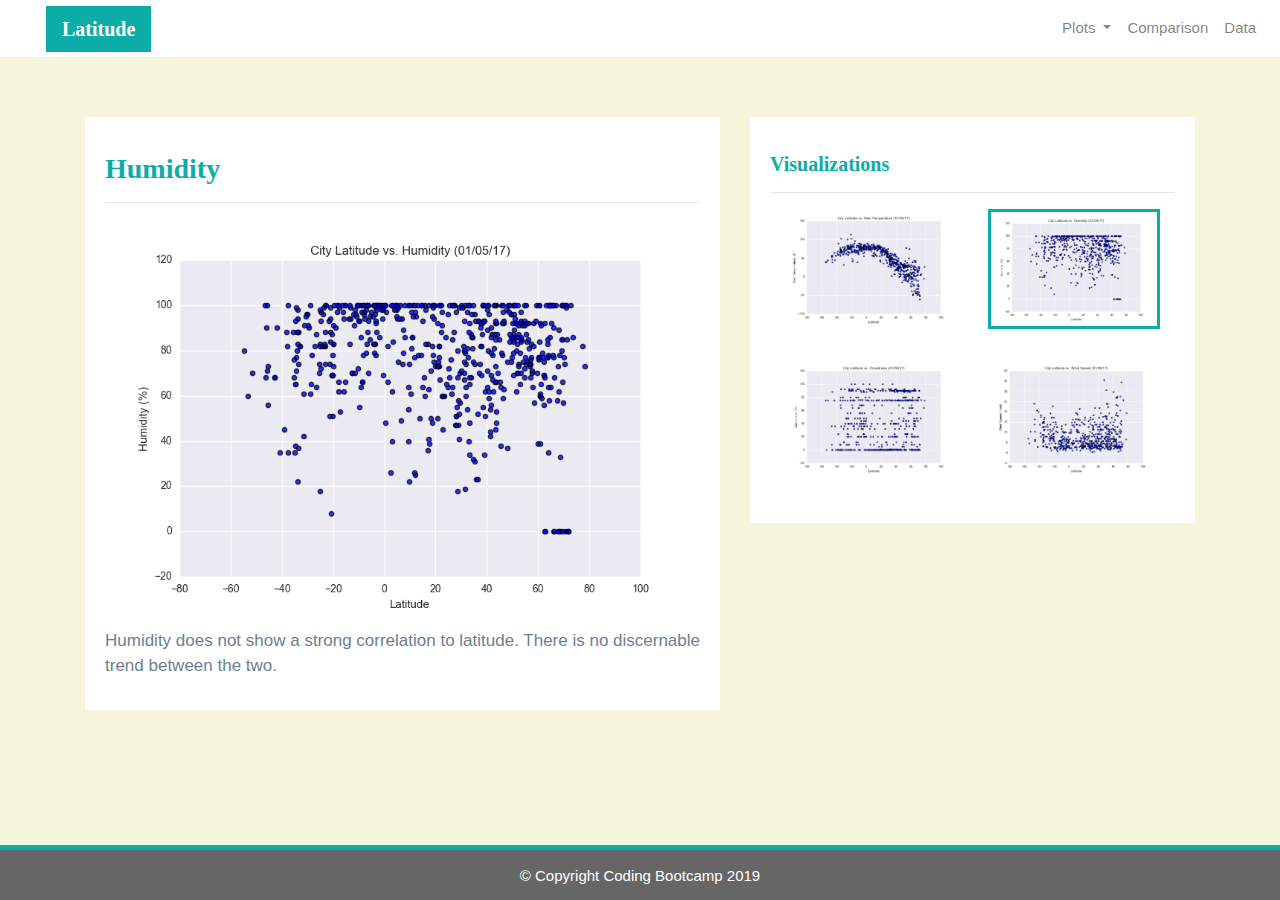
<file: Web-Design-Challenge/humidity.html>
<!DOCTYPE html>
<html>

<head>
  <meta charset="utf-8" />
  <meta http-equiv="X-UA-Compatible" content="IE=edge">
  <title>Bootstrap Visualization Dashboard</title>
  <meta name="viewport" content="width=device-width, initial-scale=1">


  <!-- Bootstrap CSS -->
  <link rel="stylesheet" href="https://stackpath.bootstrapcdn.com/bootstrap/4.3.1/css/bootstrap.min.css" integrity="sha384-ggOyR0iXCbMQv3Xipma34MD+dH/1fQ784/j6cY/iJTQUOhcWr7x9JvoRxT2MZw1T"
    crossorigin="anonymous">

  <!--CSS Link-->
  <link rel="stylesheet" type="text/css" href="style.css">

</head>

<body>
  <!-- Navigation Section -->
  <div class="navigation">
    <nav class="navbar navbar-expand-lg navbar-light">
      <a class="navbar-brand" style="background-color: #0BADA6;" href="index.html">Latitude</a>
      <button class="navbar-toggler  border border-white" type="button" data-toggle="collapse" data-target="#navbarNavDropdown"
        aria-controls="navbarNavDropdown" aria-expanded="false" aria-label="Toggle navigation">
        <span class="navbar-toggler-icon"></span>
      </button>
      <div class="collapse navbar-collapse" id="navbarNavDropdown">
        <ul class="navbar-nav ml-auto">
          <li class="nav-item dropdown">
            <a class="nav-link dropdown-toggle" href="#" id="navbarDropdownMenuLink" data-toggle="dropdown"
              aria-haspopup="true" aria-expanded="false">
              Plots
            </a>
            <div class="dropdown-menu" aria-labelledby="navbarDropdownMenuLink">
              <a class="dropdown-item" href="max_temperature.html">Max Temperature</a>
              <a class="dropdown-item active" href="humidity.html">Humidity</a>
              <a class="dropdown-item" href="cloudiness.html">Cloudiness</a>
              <a class="dropdown-item" href="wind_speed.html">Wind Speed</a>
            </div>
          </li>
          <li class="nav-item">
            <a class="nav-link" href="comparisons.html">Comparison</a>
          </li>
          <li class="nav-item">
            <a class="nav-link" href="data.html">Data</a>
          </li>

        </ul>
      </div>
    </nav>
  </div>
  <!-- Content Section -->
  <div class="container">
    <div class="row">
      <div class="col-lg-7 col-md-12">
        <!-- Left box  -->
        <div class="box">
          <h3 class="title">Humidity</h3>
          <hr>
          <img src="Resources/assets/images/Fig2.png" alt="Humidity Graph">
          <p>Humidity does not show a strong correlation to latitude. There is no discernable trend between the two.</p>
        </div>
      </div>
      <div class="col-lg-5 col-md-12">
        <!-- Right Box -->
        <div class="box">
          <h5 class="title">Visualizations</h5>
          <hr>


          <div class="container">
            <div class="row" style="padding-bottom: 30px;">
              <div class="col-6">
                <a href="max_temperature.html">
                  <img class="panel" src="Resources/assets/images/Fig1.png" alt="Max Temperature Image">
                </a>
              </div>
              <div class="col-6">
                <a href="humidity.html">
                  <img class="panel active" src="Resources/assets/images/Fig2.png" alt="Humidity Graph">
                </a>
              </div>
            </div>

            <div class="row" style="padding-bottom: 30px;">
              <div class="col-6">
                <a href="cloudiness.html">
                  <img class="panel" src="Resources/assets/images/Fig3.png" alt="Cloudiness Graph">
                </a>
              </div>
              <div class="col-6">
                <a href="wind_speed.html">
                  <img class="panel" src="Resources/assets/images/Fig4.png" alt="Wind Speed Graph">
                </a>
              </div>


            </div>
          </div>


        </div>
      </div>
    </div>
  </div>
  <!-- Footer Section -->
  <footer>
    <div class="footer">&copy; Copyright Coding Bootcamp 2019</div>
  </footer>

  <!-- Bootstrap JS -->
  <script src="https://code.jquery.com/jquery-3.3.1.slim.min.js" integrity="sha384-q8i/X+965DzO0rT7abK41JStQIAqVgRVzpbzo5smXKp4YfRvH+8abtTE1Pi6jizo" 
    crossorigin="anonymous"></script>
  <script src="https://cdnjs.cloudflare.com/ajax/libs/popper.js/1.14.7/umd/popper.min.js" integrity="sha384-UO2eT0CpHqdSJQ6hJty5KVphtPhzWj9WO1clHTMGa3JDZwrnQq4sF86dIHNDz0W1" 
    crossorigin="anonymous"></script>
  <script src="https://stackpath.bootstrapcdn.com/bootstrap/4.3.1/js/bootstrap.min.js" integrity="sha384-JjSmVgyd0p3pXB1rRibZUAYoIIy6OrQ6VrjIEaFf/nJGzIxFDsf4x0xIM+B07jRM" 
    crossorigin="anonymous"></script>

</body>

</html>
</file>
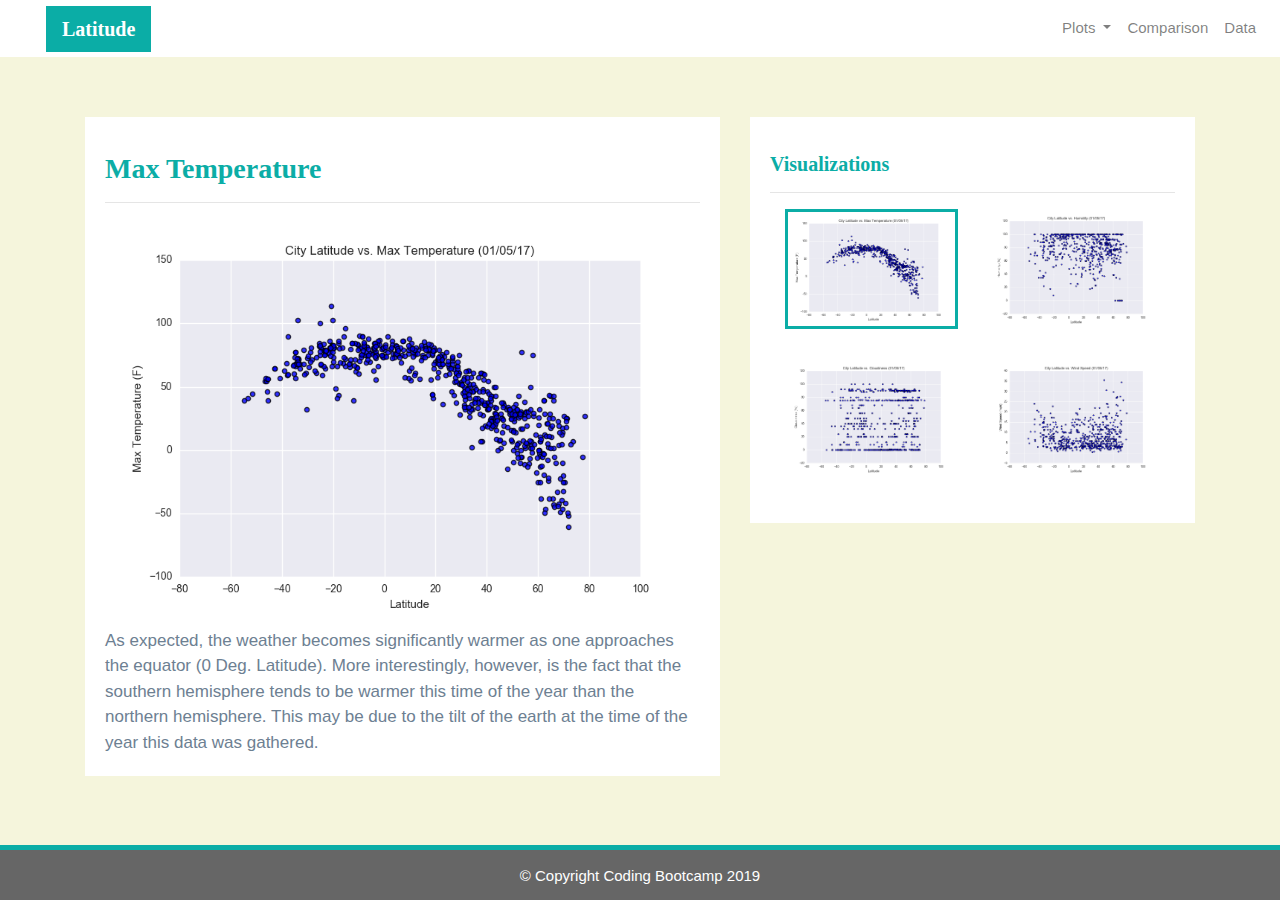
<file: Web-Design-Challenge/max_temperature.html>
<!DOCTYPE html>
<html>

<head>
  <meta charset="utf-8" />
  <meta http-equiv="X-UA-Compatible" content="IE=edge">
  <title>Bootstrap Visualization Dashboard</title>
  <meta name="viewport" content="width=device-width, initial-scale=1">

  <!-- Bootstrap CSS -->
  <link rel="stylesheet" href="https://stackpath.bootstrapcdn.com/bootstrap/4.3.1/css/bootstrap.min.css" integrity="sha384-ggOyR0iXCbMQv3Xipma34MD+dH/1fQ784/j6cY/iJTQUOhcWr7x9JvoRxT2MZw1T"
    crossorigin="anonymous">

  <!--CSS Link-->
  <link rel="stylesheet" type="text/css" href="style.css">

</head>

<body>
  <!-- Navigation Section -->
  <div class="navigation">
    <nav class="navbar navbar-expand-lg navbar-light">
      <a class="navbar-brand" style="background-color: #0BADA6;" href="index.html">Latitude</a>
      <button class="navbar-toggler  border border-white" type="button" data-toggle="collapse" data-target="#navbarNavDropdown"
        aria-controls="navbarNavDropdown" aria-expanded="false" aria-label="Toggle navigation">
        <span class="navbar-toggler-icon"></span>
      </button>
      <div class="collapse navbar-collapse" id="navbarNavDropdown">
        <ul class="navbar-nav ml-auto">
          <li class="nav-item dropdown">
            <a class="nav-link dropdown-toggle" href="#" id="navbarDropdownMenuLink" data-toggle="dropdown"
              aria-haspopup="true" aria-expanded="false">
              Plots
            </a>
            <div class="dropdown-menu" aria-labelledby="navbarDropdownMenuLink">
              <a class="dropdown-item active" href="max_temperature.html">Max Temperature</a>
              <a class="dropdown-item" href="humidity.html">Humidity</a>
              <a class="dropdown-item" href="cloudiness.html">Cloudiness</a>
              <a class="dropdown-item" href="wind_speed.html">Wind Speed</a>
            </div>
          </li>
          <li class="nav-item">
            <a class="nav-link" href="comparisons.html">Comparison</a>
          </li>
          <li class="nav-item">
            <a class="nav-link" href="data.html">Data</a>
          </li>

        </ul>
      </div>
    </nav>
  </div>
  <!-- Content Section -->
  <div class="container">
    <div class="row">
      <div class="col-lg-7 col-md-12">
        <!-- Left box  -->
        <div class="box" style="padding-bottom: 5px;">
          <h3 class="title">Max Temperature</h3>
          <hr>
          <img src="Resources/assets/images/Fig1.png" alt="Max Temperature Graph">
          <p>As expected, the weather becomes significantly warmer as one approaches the equator (0 Deg. Latitude).
            More interestingly, however, is the fact that the southern hemisphere tends to be warmer this time of the
            year than the northern hemisphere. This may be due to the tilt of the earth at the time of the year this
            data was gathered.</p>
        </div>
      </div>
      <div class="col-lg-5 col-md-12">
        <!-- Right Box -->
        <div class="box">
          <h5 class="title">Visualizations</h5>
          <hr>


          <div class="container">
            <div class="row" style="padding-bottom: 30px;">
              <div class="col-6">
                <a href="max_temperature.html">
                  <img class="panel active" src="Resources/assets/images/Fig1.png" alt="Max Temperature Image">
                </a>
              </div>
              <div class="col-6">
                <a href="humidity.html">
                  <img class="panel" src="Resources/assets/images/Fig2.png" alt="Humidity Graph">
                </a>
              </div>
            </div>

            <div class="row" style="padding-bottom: 30px;">
              <div class="col-6">
                <a href="cloudiness.html">
                  <img class="panel" src="Resources/assets/images/Fig3.png" alt="Cloudiness Graph">
                </a>
              </div>
              <div class="col-6">
                <a href="wind_speed.html">
                  <img class="panel" src="Resources/assets/images/Fig4.png" alt="Wind Speed Graph">
                </a>
              </div>


            </div>
          </div>


        </div>
      </div>
    </div>
  </div>
  <!-- Footer Section -->
  <footer>
    <div class="footer">&copy; Copyright Coding Bootcamp 2019</div>
  </footer>

  <!-- Bootstrap JS -->
  <script src="https://code.jquery.com/jquery-3.3.1.slim.min.js" integrity="sha384-q8i/X+965DzO0rT7abK41JStQIAqVgRVzpbzo5smXKp4YfRvH+8abtTE1Pi6jizo" 
    crossorigin="anonymous"></script>
  <script src="https://cdnjs.cloudflare.com/ajax/libs/popper.js/1.14.7/umd/popper.min.js" integrity="sha384-UO2eT0CpHqdSJQ6hJty5KVphtPhzWj9WO1clHTMGa3JDZwrnQq4sF86dIHNDz0W1" 
    crossorigin="anonymous"></script>
  <script src="https://stackpath.bootstrapcdn.com/bootstrap/4.3.1/js/bootstrap.min.js" integrity="sha384-JjSmVgyd0p3pXB1rRibZUAYoIIy6OrQ6VrjIEaFf/nJGzIxFDsf4x0xIM+B07jRM" 
    crossorigin="anonymous"></script>

</body>

</html>
</file>
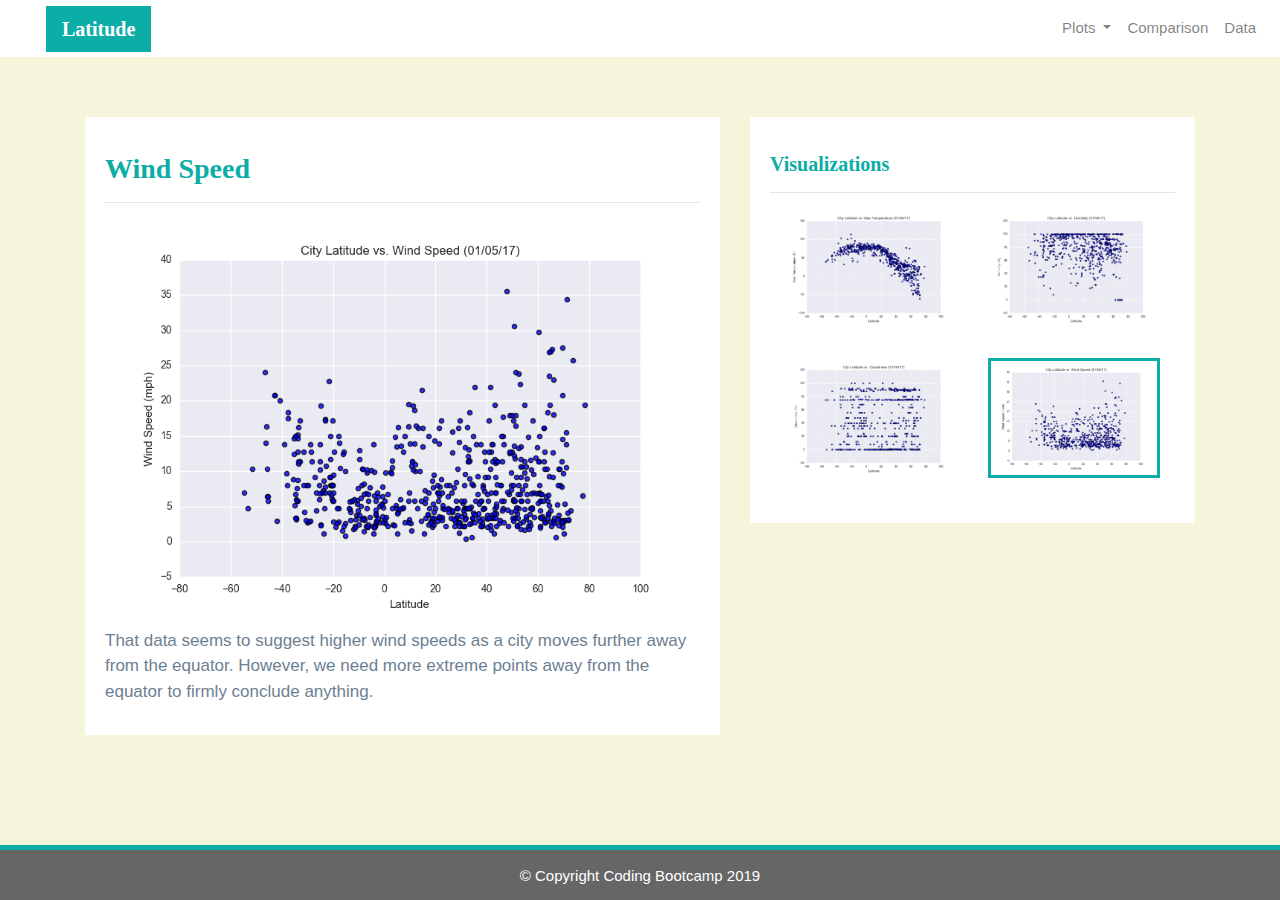
<file: Web-Design-Challenge/wind_speed.html>
<!DOCTYPE html>
<html>

<head>
  <meta charset="utf-8" />
  <meta http-equiv="X-UA-Compatible" content="IE=edge">
  <title>Bootstrap Visualization Dashboard</title>
  <meta name="viewport" content="width=device-width, initial-scale=1">

  <!-- Bootstrap CSS -->
  <link rel="stylesheet" href="https://stackpath.bootstrapcdn.com/bootstrap/4.3.1/css/bootstrap.min.css" integrity="sha384-ggOyR0iXCbMQv3Xipma34MD+dH/1fQ784/j6cY/iJTQUOhcWr7x9JvoRxT2MZw1T"
    crossorigin="anonymous">
  <!--CSS Link-->
  <link rel="stylesheet" type="text/css" href="style.css">
</head>

<body>
  <!-- Navigation Section -->
  <div class="navigation">
    <nav class="navbar navbar-expand-lg navbar-light">
      <a class="navbar-brand" style="background-color: #0BADA6;" href="index.html">Latitude</a>
      <button class="navbar-toggler border border-white" type="button" data-toggle="collapse" data-target="#navbarNavDropdown"
        aria-controls="navbarNavDropdown" aria-expanded="false" aria-label="Toggle navigation">
        <span class="navbar-toggler-icon"></span>
      </button>
      <div class="collapse navbar-collapse" id="navbarNavDropdown">
        <ul class="navbar-nav ml-auto">
          <li class="nav-item dropdown">
            <a class="nav-link dropdown-toggle" href="#" id="navbarDropdownMenuLink" data-toggle="dropdown"
              aria-haspopup="true" aria-expanded="false">
              Plots
            </a>
            <div class="dropdown-menu" aria-labelledby="navbarDropdownMenuLink">
              <a class="dropdown-item" href="max_temperature.html">Max Temperature</a>
              <a class="dropdown-item" href="humidity.html">Humidity</a>
              <a class="dropdown-item" href="cloudiness.html">Cloudiness</a>
              <a class="dropdown-item active" href="wind_speed.html">Wind Speed</a>
            </div>
          </li>
          <li class="nav-item">
            <a class="nav-link" href="comparisons.html">Comparison</a>
          </li>
          <li class="nav-item">
            <a class="nav-link" href="data.html">Data</a>
          </li>

        </ul>
      </div>
    </nav>
  </div>
  <!-- Content Section -->
  <div class="container">
    <div class="row">
      <div class="col-lg-7 col-md-12">
        <!-- Left box  -->
        <div class="box">
          <h3 class="title">Wind Speed</h3>
          <hr>
          <img src="Resources/assets/images/Fig4.png" alt="Wind Speed Graph">
          <p>That data seems to suggest higher wind speeds as a city moves further away from the equator. However, we need more extreme points away from the equator to 
            firmly conclude anything.
          </p>
        </div>
      </div>
      <div class="col-lg-5 col-md-12">
        <!-- Right Box -->
        <div class="box">
          <h5 class="title">Visualizations</h5>
          <hr>
          <div class="container">
            <div class="row" style="padding-bottom: 30px;">
              <div class="col-6">
                <a href="max_temperature.html">
                  <img class="panel" src="Resources/assets/images/Fig1.png" alt="Max Temperature Image">
                </a>
              </div>
              <div class="col-6">
                <a href="humidity.html">
                  <img class="panel" src="Resources/assets/images/Fig2.png" alt="Humidity Graph">
                </a>
              </div>
            </div>
            <div class="row" style="padding-bottom: 30px;">
              <div class="col-6">
                <a href="cloudiness.html">
                  <img class="panel" src="Resources/assets/images/Fig3.png" alt="Cloudiness Graph">
                </a>
              </div>
              <div class="col-6">
                <a href="wind_speed.html">
                  <img class="panel active" src="Resources/assets/images/Fig4.png" alt="Wind Speed Graph">
                </a>
              </div>
            </div>
          </div>
        </div>
      </div>
    </div>
  </div>
  <!-- Footer Section -->
  <footer>
    <div class="footer">&copy; Copyright Coding Bootcamp 2019</div>
  </footer>

  <!-- Bootstrap JS -->
  <script src="https://code.jquery.com/jquery-3.3.1.slim.min.js" integrity="sha384-q8i/X+965DzO0rT7abK41JStQIAqVgRVzpbzo5smXKp4YfRvH+8abtTE1Pi6jizo" 
    crossorigin="anonymous"></script>
  <script src="https://cdnjs.cloudflare.com/ajax/libs/popper.js/1.14.7/umd/popper.min.js" integrity="sha384-UO2eT0CpHqdSJQ6hJty5KVphtPhzWj9WO1clHTMGa3JDZwrnQq4sF86dIHNDz0W1" 
    crossorigin="anonymous"></script>
  <script src="https://stackpath.bootstrapcdn.com/bootstrap/4.3.1/js/bootstrap.min.js" integrity="sha384-JjSmVgyd0p3pXB1rRibZUAYoIIy6OrQ6VrjIEaFf/nJGzIxFDsf4x0xIM+B07jRM" 
    crossorigin="anonymous"></script>
</body>

</html>
</file>
<file: Web-Design-Challenge/style.css>
/* Body */
body{
  background-color: beige; 
}
/* Navbar */
.navbar{
  max-height: 57px; 
}
.navigation .navbar-brand{
  color: white; 
  margin-left: 30px; 
  padding: inherit; 
  font-weight: bold; 
  background-color: burlywood;
  font-family: Georgia, 'Times New Roman', Times, serif;
}
.navbar{
  background-color: white; 
  font-size: 15px; 
}
.active, .dropdown-menu .dropdown-item:active a:hover{
  background-color:#E7E7E7!important; 
}
.dropdown-item{
  color: #6D8092 !important; 
}
.dropdown .dropdown-menu .dropdown-item:active, .dropdown .dropdown-menu .dropdown-item:hover{
  background-color:#E7E7E7 !important; 
}
a{
  color: #6D8092;
  font-size: 15px; 
}
.nav-link:hover{
  background-color:#E7E7E7 !important;
 }

.navbar-brand:hover{
color: rgb(175, 175, 175) !important;
}
/* Images */
img{
  width:100% !important;
  height:100% !important;
}
.active, .panel:hover{
  border-color:#0BADA6;
  border-style: solid; 
  
}
.vizualization{
  width:50% !important;
  height:50% !important;
}

/* Title Class  */
.title{
  color: #0BADA6;  
  font-family: Georgia, 'Times New Roman', Times, serif;
  font-weight: bolder; 
  padding-top: 25px; 
}
/* Paragraph Element */
p{
color: #6D8092;
font-family: Arial, Helvetica, sans-serif;
font-size: 17px; 
}
/* Box Class */
.box {
  margin-top: 60px; 
  margin-bottom: 62px; 
  padding: 10px 20px 15px; 
  color:black;
  background-color: white; 

}
/* Table */
.table{
  font-size: 15px; 
  border-top-color: white !important; 
}
/* Footer */
footer{
background-color: #666666; 
border-top-style: solid; 
border-top-width: 5px; 
border-top-color: #0BADA6;
color: white; 
min-height: 55px; 
font-family: Arial, Helvetica, sans-serif;
font-size: 15px; 
text-align: center; 
position: fixed;
left: 0;
bottom: 0;
width: 100%;
padding-top: 15px; 
}
/* Media Queries */
@media(max-width: 992px){
.navbar-expand-lg{
background-color: #0BADA6 !important;
}
.navbar{
  max-height: none; 
  padding: inherit;
}
.navbar div{
  margin: inherit; 
  background-color: white;  
}
.navbar-brand{
  padding: 10px !important; 
}

button{
  margin-right: 30px; 
}
button:focus {

  outline: 1px dotted;
  outline: 5px auto -webkit-focusring-color;
  
  }
}
</file>
